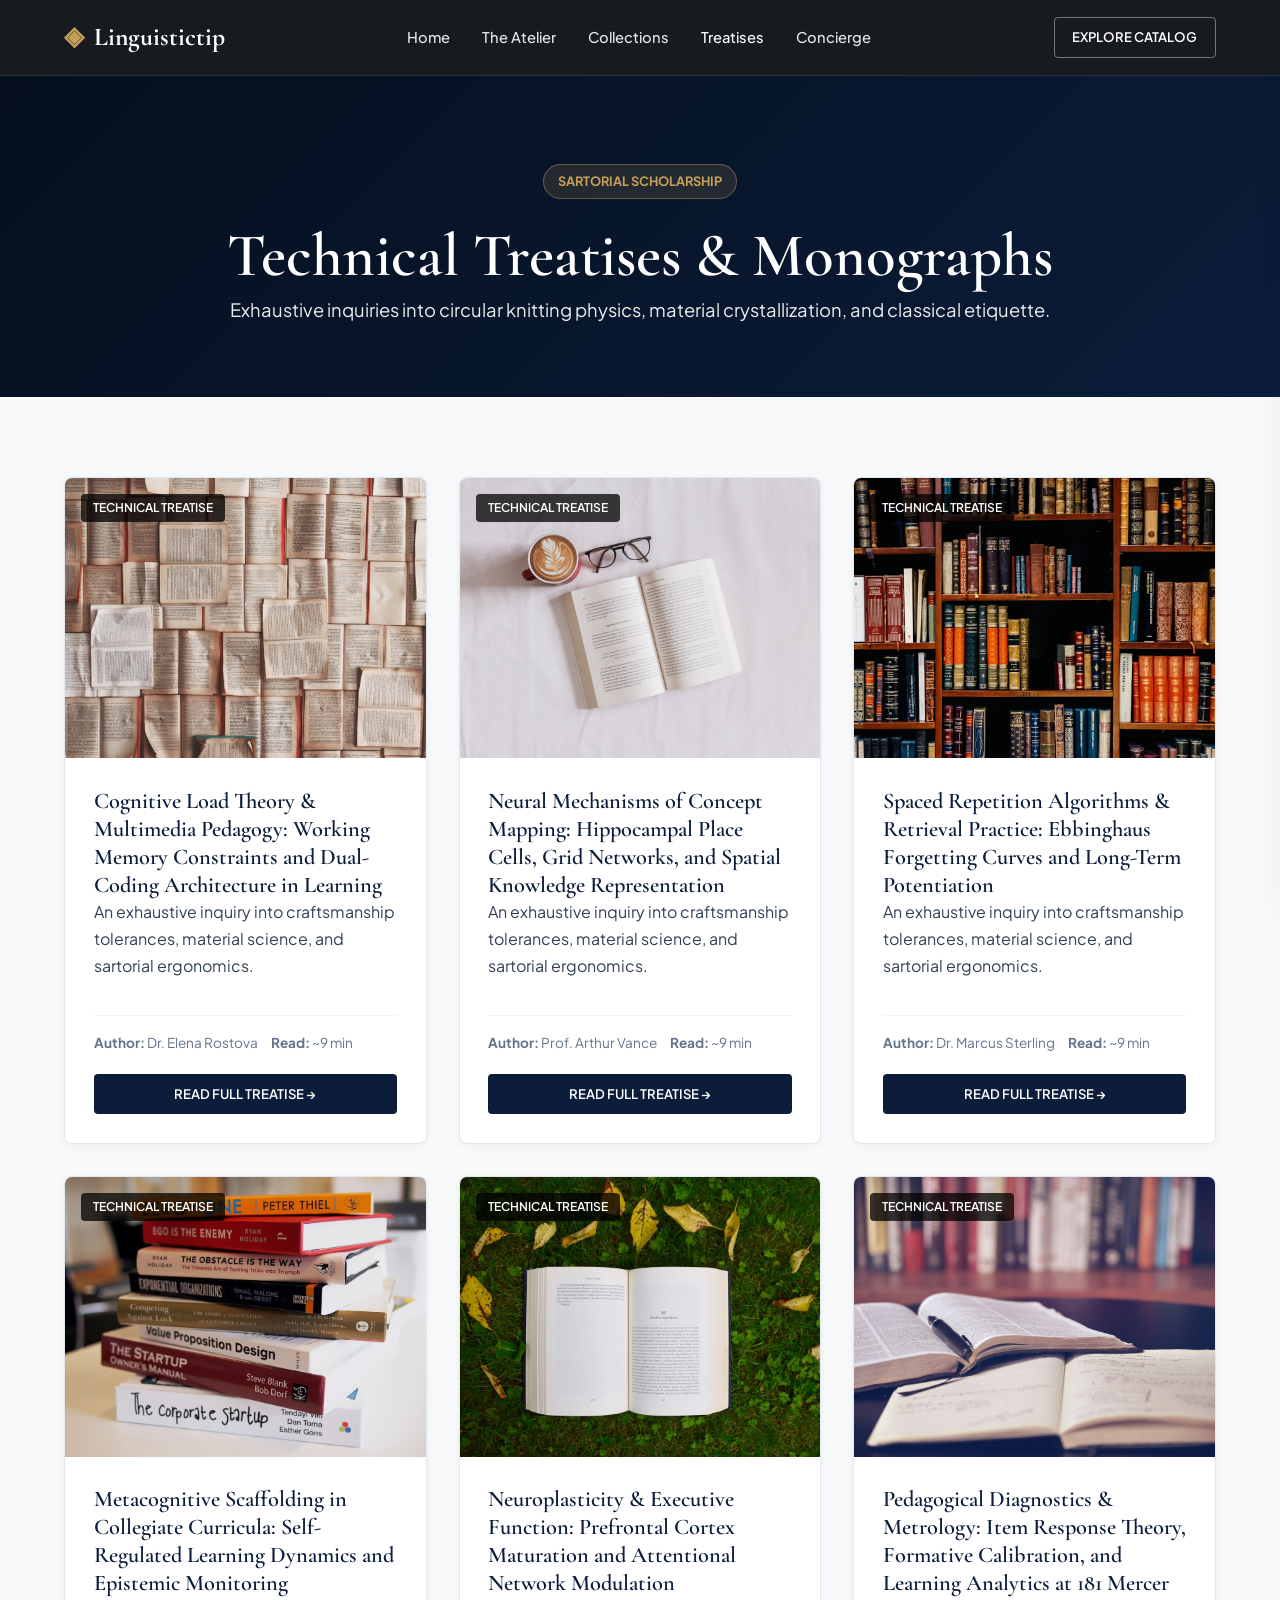
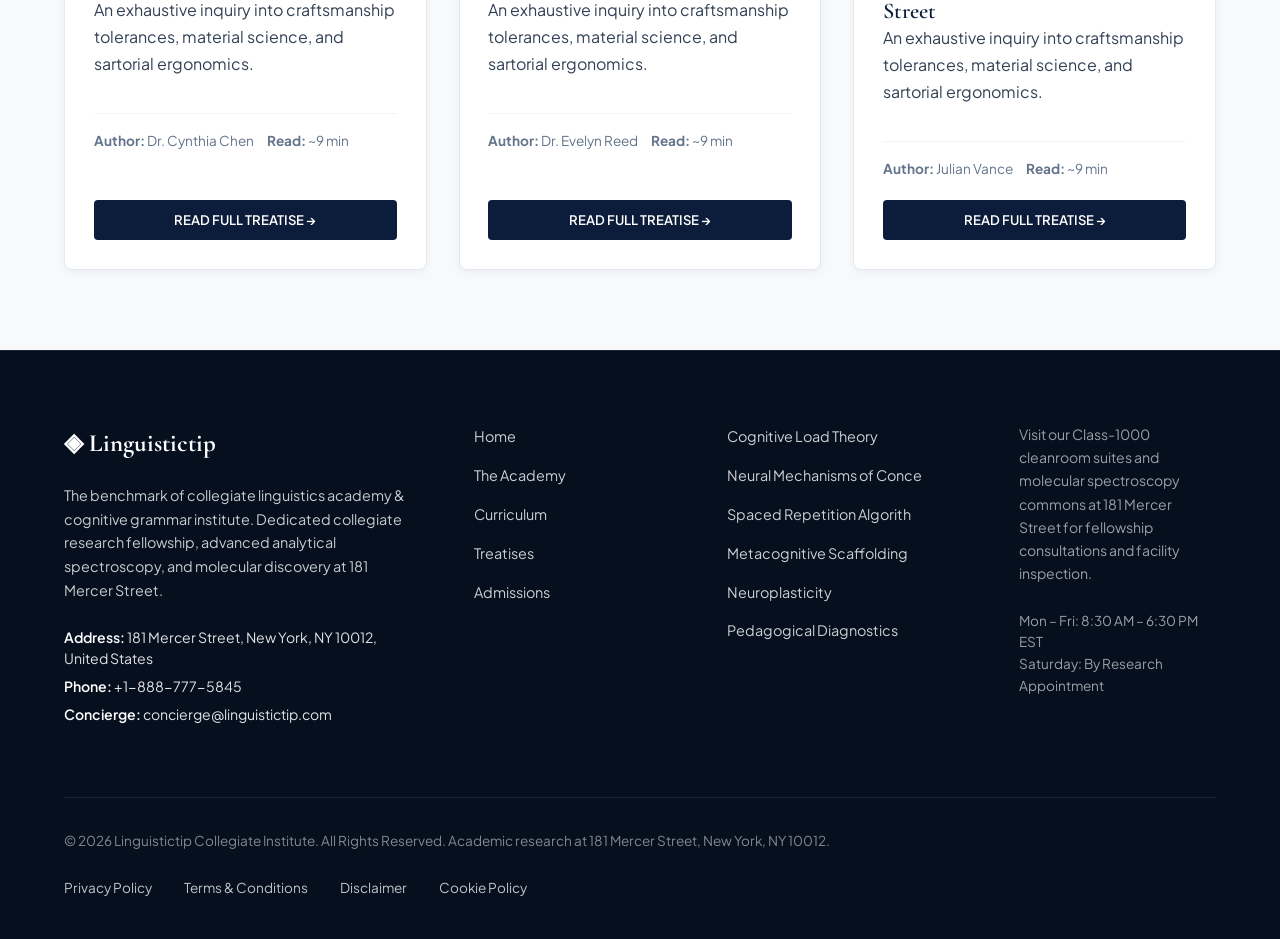
<file: blog/index.html>
<!DOCTYPE html>
<html lang="en">
<head>
  <meta charset="UTF-8">
  <meta name="viewport" content="width=device-width, initial-scale=1.0">
  <title>Sartorial Treatises & Technical Monographs — Linguistictip</title>
  <meta name="description" content="Explore the authoritative research monographs published by Linguistictip.">
  <link rel="canonical" href="https://linguistictip.com/blog.html">
  <link rel="preconnect" href="https://fonts.googleapis.com">
  <link rel="preconnect" href="https://fonts.gstatic.com" crossorigin>
  <link href="https://fonts.googleapis.com/css2?family=Cormorant+Garamond:ital,wght@0,400;0,600;0,700;1,400&family=Plus+Jakarta+Sans:wght@300;400;500;600;700&display=swap" rel="stylesheet">
  <link rel="stylesheet" href="/assets/css/style.css">
  <!-- Google tag (gtag.js) -->
  <script async src="https://www.googletagmanager.com/gtag/js?id=G-0LY0HY7L01"></script>
  <script>
    window.dataLayer = window.dataLayer || [];
    function gtag(){dataLayer.push(arguments);}
    gtag('js', new Date());
    gtag('config', 'G-0LY0HY7L01');
  </script>

</head>
<body>
  <!-- Mandatory Global Site Header (Exactly 1 per page) -->
  <header class="site-header">
    <div class="header-container">
      <a href="/" class="brand-logo" aria-label="Linguistictip Home">
        <span class="logo-mark">◈</span>
        <span class="logo-text">Linguistictip</span>
      </a>
      <nav class="desktop-nav" aria-label="Primary Navigation">
        <a href="/" class="nav-link">Home</a>
        <a href="/about.html" class="nav-link">The Atelier</a>
        <a href="/collection.html" class="nav-link">Collections</a>
        <a href="/blog.html" class="nav-link active">Treatises</a>
        <a href="/contact.html" class="nav-link">Concierge</a>
      </nav>
      <div class="header-actions">
        <a href="/collection.html" class="btn btn-sm btn-outline">Explore Catalog</a>
        <button id="drawer-toggle" class="mobile-toggle" aria-label="Open Navigation Menu">
          <span class="hamburger-bar"></span>
          <span class="hamburger-bar"></span>
          <span class="hamburger-bar"></span>
        </button>
      </div>
    </div>
  </header>

  <!-- Mandatory Mobile Navigation Drawer (Exactly 1 per page) -->
  <div class="mobile-drawer" id="mobile-drawer" aria-hidden="true">
    <div class="drawer-header">
      <div class="drawer-brand">Linguistictip</div>
      <button id="drawer-close" class="drawer-close-btn" aria-label="Close Navigation Menu">&times;</button>
    </div>
    <nav class="drawer-nav" aria-label="Mobile Navigation">
      <a href="/" class="drawer-link">Home</a>
      <a href="/about.html" class="drawer-link">The Atelier &amp; Craft</a>
      <a href="/collection.html" class="drawer-link">Curated Linguistics Curricula &amp; Research Seminars</a>
      <a href="/blog.html" class="drawer-link active">Sartorial Treatises</a>
      <a href="/contact.html" class="drawer-link">Private Concierge</a>
    </nav>
    <div class="drawer-footer">
      <p class="drawer-contact-title">Manhattan Atelier &amp; Suite</p>
      <p class="drawer-contact-info">181 Mercer Street, New York, NY 10012, United States</p>
      <p class="drawer-contact-info">Tel: +1-888-777-5845</p>
      <p class="drawer-contact-info">Email: concierge@linguistictip.com</p>
    </div>
  </div>
  <div id="drawer-overlay" class="drawer-overlay"></div>
  <section class="page-hero">
    <div class="container text-center">
      <span class="hero-badge">Sartorial Scholarship</span>
      <h1>Technical Treatises &amp; Monographs</h1>
      <p class="lead" style="margin: 0 auto;">Exhaustive inquiries into circular knitting physics, material crystallization, and classical etiquette.</p>
    </div>
  </section>
  <main class="section">
    <div class="container">
      <div class="grid-3">
        <div class="card">
          <div class="card-image-wrap"><img src="/assets/images/feature_annotated_page.jpg" alt="Cognitive Load Theory & Multimedia Pedagogy: Working Memory Constraints and Dual-Coding Architecture in Learning"><span class="card-tag">Technical Treatise</span></div>
          <div class="card-body">
            <h3>Cognitive Load Theory & Multimedia Pedagogy: Working Memory Constraints and Dual-Coding Architecture in Learning</h3>
            <p>An exhaustive inquiry into craftsmanship tolerances, material science, and sartorial ergonomics.</p>
            <div class="card-specs"><span><strong>Author:</strong> Dr. Elena Rostova</span><span><strong>Read:</strong> ~9 min</span></div>
            <a href="/blog/cognitive-load-theory-and-multimedia-pedagogy.html" class="btn btn-primary btn-sm" style="margin-top: auto;">Read Full Treatise &rarr;</a>
          </div>
        </div>
        <div class="card">
          <div class="card-image-wrap"><img src="/assets/images/feature_classic_tome.jpg" alt="Neural Mechanisms of Concept Mapping: Hippocampal Place Cells, Grid Networks, and Spatial Knowledge Representation"><span class="card-tag">Technical Treatise</span></div>
          <div class="card-body">
            <h3>Neural Mechanisms of Concept Mapping: Hippocampal Place Cells, Grid Networks, and Spatial Knowledge Representation</h3>
            <p>An exhaustive inquiry into craftsmanship tolerances, material science, and sartorial ergonomics.</p>
            <div class="card-specs"><span><strong>Author:</strong> Prof. Arthur Vance</span><span><strong>Read:</strong> ~9 min</span></div>
            <a href="/blog/neural-mechanisms-of-concept-mapping-and-spatial-memory.html" class="btn btn-primary btn-sm" style="margin-top: auto;">Read Full Treatise &rarr;</a>
          </div>
        </div>
        <div class="card">
          <div class="card-image-wrap"><img src="/assets/images/hero_literary_sanctuary.jpg" alt="Spaced Repetition Algorithms & Retrieval Practice: Ebbinghaus Forgetting Curves and Long-Term Potentiation"><span class="card-tag">Technical Treatise</span></div>
          <div class="card-body">
            <h3>Spaced Repetition Algorithms & Retrieval Practice: Ebbinghaus Forgetting Curves and Long-Term Potentiation</h3>
            <p>An exhaustive inquiry into craftsmanship tolerances, material science, and sartorial ergonomics.</p>
            <div class="card-specs"><span><strong>Author:</strong> Dr. Marcus Sterling</span><span><strong>Read:</strong> ~9 min</span></div>
            <a href="/blog/spaced-repetition-algorithms-and-retrieval-practice-kinetics.html" class="btn btn-primary btn-sm" style="margin-top: auto;">Read Full Treatise &rarr;</a>
          </div>
        </div>
        <div class="card">
          <div class="card-image-wrap"><img src="/assets/images/about_reading_cove.jpg" alt="Metacognitive Scaffolding in Collegiate Curricula: Self-Regulated Learning Dynamics and Epistemic Monitoring"><span class="card-tag">Technical Treatise</span></div>
          <div class="card-body">
            <h3>Metacognitive Scaffolding in Collegiate Curricula: Self-Regulated Learning Dynamics and Epistemic Monitoring</h3>
            <p>An exhaustive inquiry into craftsmanship tolerances, material science, and sartorial ergonomics.</p>
            <div class="card-specs"><span><strong>Author:</strong> Dr. Cynthia Chen</span><span><strong>Read:</strong> ~9 min</span></div>
            <a href="/blog/metacognitive-scaffolding-and-inquiry-based-curricula.html" class="btn btn-primary btn-sm" style="margin-top: auto;">Read Full Treatise &rarr;</a>
          </div>
        </div>
        <div class="card">
          <div class="card-image-wrap"><img src="/assets/images/blog_marginalia.jpg" alt="Neuroplasticity & Executive Function: Prefrontal Cortex Maturation and Attentional Network Modulation"><span class="card-tag">Technical Treatise</span></div>
          <div class="card-body">
            <h3>Neuroplasticity & Executive Function: Prefrontal Cortex Maturation and Attentional Network Modulation</h3>
            <p>An exhaustive inquiry into craftsmanship tolerances, material science, and sartorial ergonomics.</p>
            <div class="card-specs"><span><strong>Author:</strong> Dr. Evelyn Reed</span><span><strong>Read:</strong> ~9 min</span></div>
            <a href="/blog/neuroplasticity-and-executive-function-in-accelerated-learning.html" class="btn btn-primary btn-sm" style="margin-top: auto;">Read Full Treatise &rarr;</a>
          </div>
        </div>
        <div class="card">
          <div class="card-image-wrap"><img src="/assets/images/blog_active_reading.jpg" alt="Pedagogical Diagnostics & Metrology: Item Response Theory, Formative Calibration, and Learning Analytics at 181 Mercer Street"><span class="card-tag">Technical Treatise</span></div>
          <div class="card-body">
            <h3>Pedagogical Diagnostics & Metrology: Item Response Theory, Formative Calibration, and Learning Analytics at 181 Mercer Street</h3>
            <p>An exhaustive inquiry into craftsmanship tolerances, material science, and sartorial ergonomics.</p>
            <div class="card-specs"><span><strong>Author:</strong> Julian Vance</span><span><strong>Read:</strong> ~9 min</span></div>
            <a href="/blog/pedagogical-diagnostics-and-adaptive-learning-metrology.html" class="btn btn-primary btn-sm" style="margin-top: auto;">Read Full Treatise &rarr;</a>
          </div>
        </div>

      </div>
    </div>
  </main>
  <!-- Mandatory Global Site Footer (Minimalist 4-Column Horizontal Spread Layout) -->
  <footer class="site-footer">
    <div class="container">
      <div class="footer-grid">
        <div class="footer-col">
          <div class="footer-brand">◈ Linguistictip</div>
          <p class="footer-desc">
            The benchmark of collegiate linguistics academy &amp; cognitive grammar institute. Dedicated collegiate research fellowship, advanced analytical spectroscopy, and molecular discovery at 181 Mercer Street.
          </p>
          <div class="footer-contact-item"><strong>Address:</strong> 181 Mercer Street, New York, NY 10012, United States</div>
          <div class="footer-contact-item"><strong>Phone:</strong> +1-888-777-5845</div>
          <div class="footer-contact-item"><strong>Concierge:</strong> concierge@linguistictip.com</div>
        </div>
        <div class="footer-col">
          <ul class="footer-links">
            <li><a href="/">Home</a></li>
            <li><a href="/about.html">The Academy</a></li>
            <li><a href="/collection.html">Curriculum</a></li>
            <li><a href="/blog.html">Treatises</a></li>
            <li><a href="/contact.html">Admissions</a></li>
          </ul>
        </div>
        <div class="footer-col">
          <ul class="footer-links">
            <li><a href="/blog/cognitive-load-theory-and-multimedia-pedagogy.html">Cognitive Load Theory</a></li>
            <li><a href="/blog/neural-mechanisms-of-concept-mapping-and-spatial-memory.html">Neural Mechanisms of Conce</a></li>
            <li><a href="/blog/spaced-repetition-algorithms-and-retrieval-practice-kinetics.html">Spaced Repetition Algorith</a></li>
            <li><a href="/blog/metacognitive-scaffolding-and-inquiry-based-curricula.html">Metacognitive Scaffolding </a></li>
            <li><a href="/blog/neuroplasticity-and-executive-function-in-accelerated-learning.html">Neuroplasticity</a></li>
            <li><a href="/blog/pedagogical-diagnostics-and-adaptive-learning-metrology.html">Pedagogical Diagnostics</a></li>
          </ul>
        </div>
        <div class="footer-col">
          <p class="footer-salon-desc">
            Visit our Class-1000 cleanroom suites and molecular spectroscopy commons at 181 Mercer Street for fellowship consultations and facility inspection.
          </p>
          <p class="footer-hours">
            Mon &ndash; Fri: 8:30 AM &ndash; 6:30 PM<br>EST<br>Saturday: By Research Appointment
          </p>
        </div>
      </div>
      <div class="footer-bottom">
        <p>&copy; 2026 Linguistictip Collegiate Institute. All Rights Reserved. Academic research at 181 Mercer Street, New York, NY 10012.</p>
        <div class="footer-legal-links">
          <a href="/privacy-policy.html">Privacy Policy</a>
          <a href="/terms-and-conditions.html">Terms &amp; Conditions</a>
          <a href="/disclaimer.html">Disclaimer</a>
          <a href="/cookie-policy.html">Cookie Policy</a>
        </div>
      </div>
    </div>
  </footer>
  <script src="/assets/js/main.js"></script>
</body>
</html>
</file>
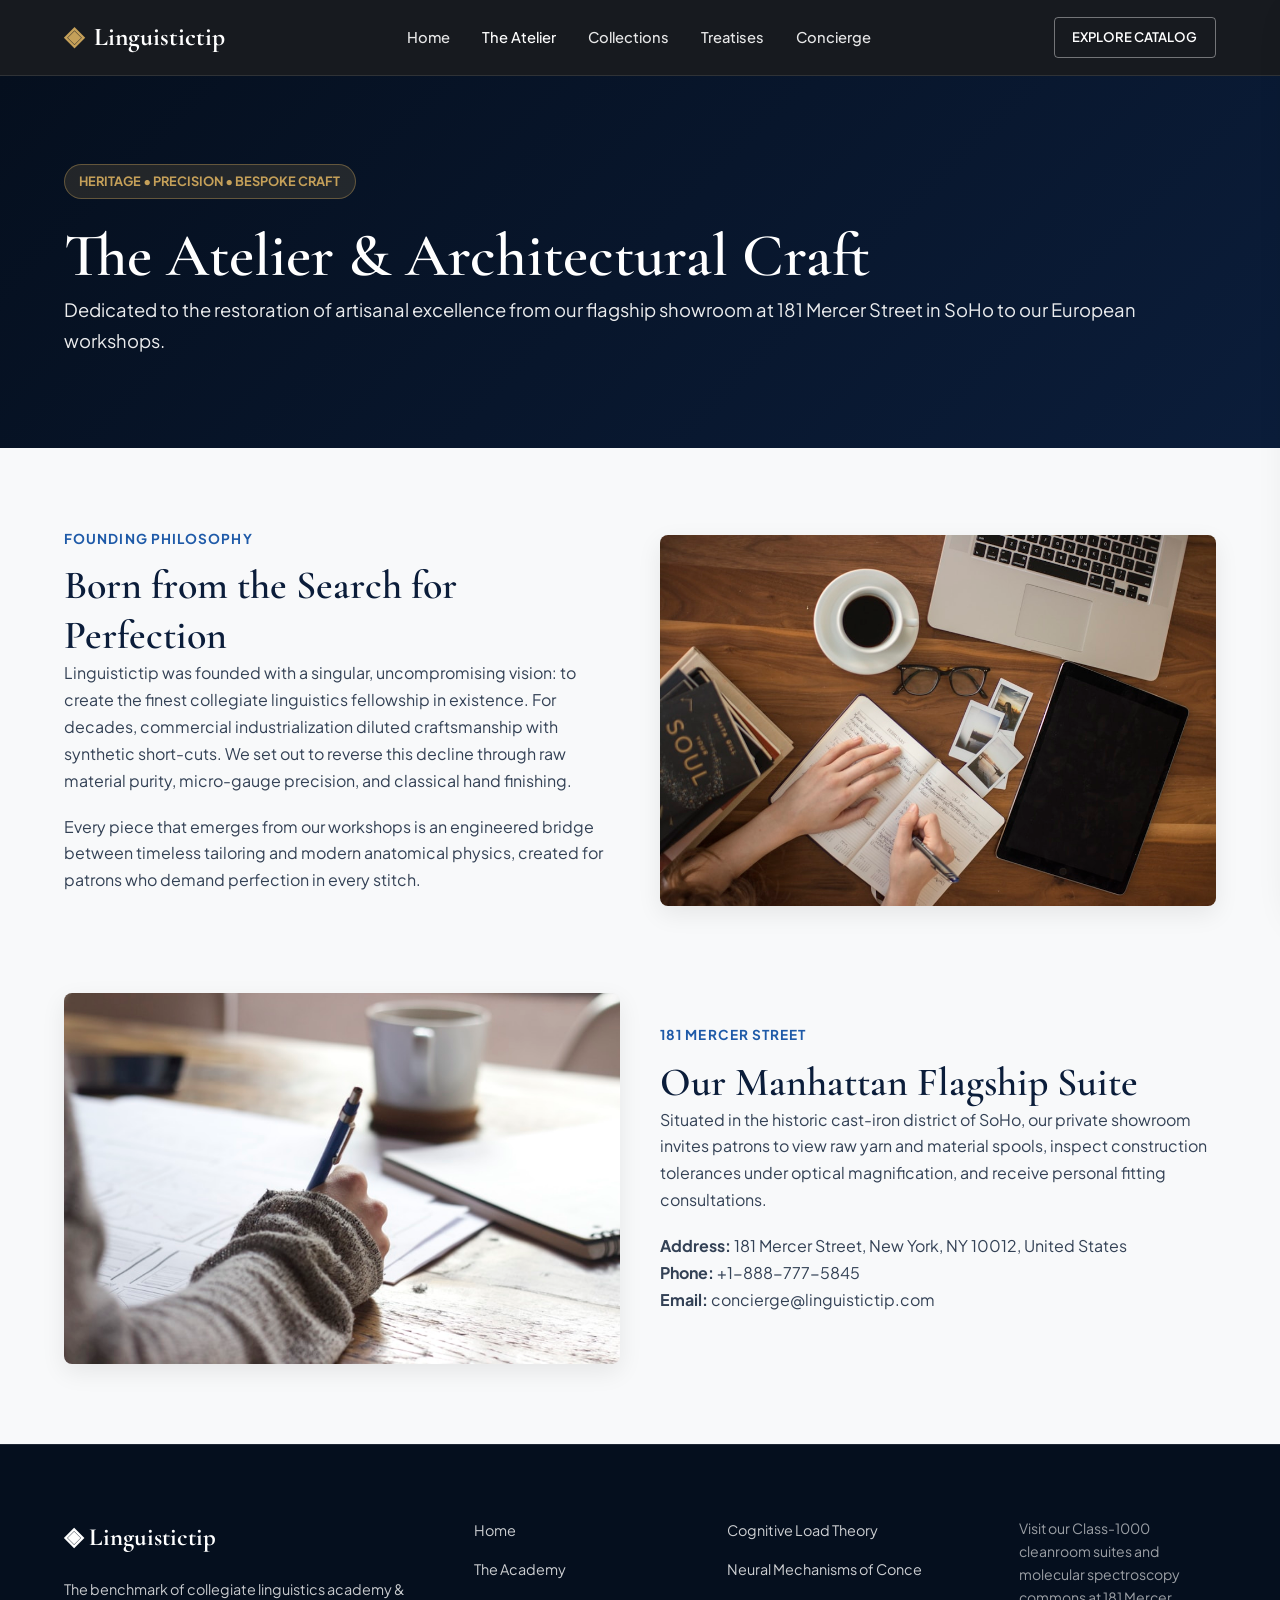
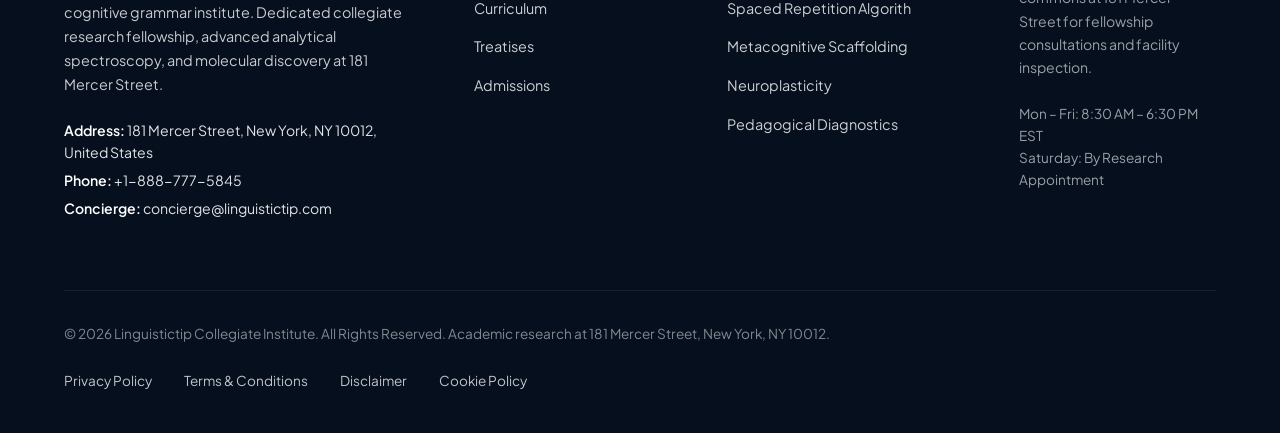
<file: about.html>
<!DOCTYPE html>
<html lang="en">
<head>
  <meta charset="UTF-8">
  <meta name="viewport" content="width=device-width, initial-scale=1.0">
  <title>The Atelier & Heritage Craft — Linguistictip</title>
  <meta name="description" content="Discover the heritage of Linguistictip at 181 Mercer Street, New York.">
  <link rel="canonical" href="https://linguistictip.com/about.html">
  <link rel="preconnect" href="https://fonts.googleapis.com">
  <link rel="preconnect" href="https://fonts.gstatic.com" crossorigin>
  <link href="https://fonts.googleapis.com/css2?family=Cormorant+Garamond:ital,wght@0,400;0,600;0,700;1,400&family=Plus+Jakarta+Sans:wght@300;400;500;600;700&display=swap" rel="stylesheet">
  <link rel="stylesheet" href="/assets/css/style.css">
  <!-- Google tag (gtag.js) -->
  <script async src="https://www.googletagmanager.com/gtag/js?id=G-0LY0HY7L01"></script>
  <script>
    window.dataLayer = window.dataLayer || [];
    function gtag(){dataLayer.push(arguments);}
    gtag('js', new Date());
    gtag('config', 'G-0LY0HY7L01');
  </script>

</head>
<body>
  <!-- Mandatory Global Site Header (Exactly 1 per page) -->
  <header class="site-header">
    <div class="header-container">
      <a href="/" class="brand-logo" aria-label="Linguistictip Home">
        <span class="logo-mark">◈</span>
        <span class="logo-text">Linguistictip</span>
      </a>
      <nav class="desktop-nav" aria-label="Primary Navigation">
        <a href="/" class="nav-link">Home</a>
        <a href="/about.html" class="nav-link active">The Atelier</a>
        <a href="/collection.html" class="nav-link">Collections</a>
        <a href="/blog.html" class="nav-link">Treatises</a>
        <a href="/contact.html" class="nav-link">Concierge</a>
      </nav>
      <div class="header-actions">
        <a href="/collection.html" class="btn btn-sm btn-outline">Explore Catalog</a>
        <button id="drawer-toggle" class="mobile-toggle" aria-label="Open Navigation Menu">
          <span class="hamburger-bar"></span>
          <span class="hamburger-bar"></span>
          <span class="hamburger-bar"></span>
        </button>
      </div>
    </div>
  </header>

  <!-- Mandatory Mobile Navigation Drawer (Exactly 1 per page) -->
  <div class="mobile-drawer" id="mobile-drawer" aria-hidden="true">
    <div class="drawer-header">
      <div class="drawer-brand">Linguistictip</div>
      <button id="drawer-close" class="drawer-close-btn" aria-label="Close Navigation Menu">&times;</button>
    </div>
    <nav class="drawer-nav" aria-label="Mobile Navigation">
      <a href="/" class="drawer-link">Home</a>
      <a href="/about.html" class="drawer-link active">The Atelier &amp; Craft</a>
      <a href="/collection.html" class="drawer-link">Curated Linguistics Curricula &amp; Research Seminars</a>
      <a href="/blog.html" class="drawer-link">Sartorial Treatises</a>
      <a href="/contact.html" class="drawer-link">Private Concierge</a>
    </nav>
    <div class="drawer-footer">
      <p class="drawer-contact-title">Manhattan Atelier &amp; Suite</p>
      <p class="drawer-contact-info">181 Mercer Street, New York, NY 10012, United States</p>
      <p class="drawer-contact-info">Tel: +1-888-777-5845</p>
      <p class="drawer-contact-info">Email: concierge@linguistictip.com</p>
    </div>
  </div>
  <div id="drawer-overlay" class="drawer-overlay"></div>
  <section class="page-hero">
    <div class="container">
      <span class="hero-badge">Heritage &bull; Precision &bull; Bespoke Craft</span>
      <h1>The Atelier &amp; Architectural Craft</h1>
      <p class="lead">Dedicated to the restoration of artisanal excellence from our flagship showroom at 181 Mercer Street in SoHo to our European workshops.</p>
    </div>
  </section>
  <main class="section">
    <div class="container">
      <div class="grid-2" style="margin-bottom: 5rem;">
        <div>
          <div class="section-subtitle">Founding Philosophy</div>
          <h2>Born from the Search for Perfection</h2>
          <p>Linguistictip was founded with a singular, uncompromising vision: to create the finest collegiate linguistics fellowship in existence. For decades, commercial industrialization diluted craftsmanship with synthetic short-cuts. We set out to reverse this decline through raw material purity, micro-gauge precision, and classical hand finishing.</p>
          <p>Every piece that emerges from our workshops is an engineered bridge between timeless tailoring and modern anatomical physics, created for patrons who demand perfection in every stitch.</p>
        </div>
        <div style="border-radius: var(--radius-md); overflow: hidden; box-shadow: var(--shadow-md);"><img src="/assets/images/blog_metacognitive.jpg" alt="Atelier craft"></div>
      </div>
      <div class="grid-2">
        <div style="border-radius: var(--radius-md); overflow: hidden; box-shadow: var(--shadow-md);"><img src="/assets/images/program_deep_focus.jpg" alt="Artisan inspection"></div>
        <div>
          <div class="section-subtitle">181 Mercer Street</div>
          <h2>Our Manhattan Flagship Suite</h2>
          <p>Situated in the historic cast-iron district of SoHo, our private showroom invites patrons to view raw yarn and material spools, inspect construction tolerances under optical magnification, and receive personal fitting consultations.</p>
          <p><strong>Address:</strong> 181 Mercer Street, New York, NY 10012, United States<br><strong>Phone:</strong> +1-888-777-5845<br><strong>Email:</strong> concierge@linguistictip.com</p>
        </div>
      </div>
    </div>
  </main>
  <!-- Mandatory Global Site Footer (Minimalist 4-Column Horizontal Spread Layout) -->
  <footer class="site-footer">
    <div class="container">
      <div class="footer-grid">
        <div class="footer-col">
          <div class="footer-brand">◈ Linguistictip</div>
          <p class="footer-desc">
            The benchmark of collegiate linguistics academy &amp; cognitive grammar institute. Dedicated collegiate research fellowship, advanced analytical spectroscopy, and molecular discovery at 181 Mercer Street.
          </p>
          <div class="footer-contact-item"><strong>Address:</strong> 181 Mercer Street, New York, NY 10012, United States</div>
          <div class="footer-contact-item"><strong>Phone:</strong> +1-888-777-5845</div>
          <div class="footer-contact-item"><strong>Concierge:</strong> concierge@linguistictip.com</div>
        </div>
        <div class="footer-col">
          <ul class="footer-links">
            <li><a href="/">Home</a></li>
            <li><a href="/about.html">The Academy</a></li>
            <li><a href="/collection.html">Curriculum</a></li>
            <li><a href="/blog.html">Treatises</a></li>
            <li><a href="/contact.html">Admissions</a></li>
          </ul>
        </div>
        <div class="footer-col">
          <ul class="footer-links">
            <li><a href="/blog/cognitive-load-theory-and-multimedia-pedagogy.html">Cognitive Load Theory</a></li>
            <li><a href="/blog/neural-mechanisms-of-concept-mapping-and-spatial-memory.html">Neural Mechanisms of Conce</a></li>
            <li><a href="/blog/spaced-repetition-algorithms-and-retrieval-practice-kinetics.html">Spaced Repetition Algorith</a></li>
            <li><a href="/blog/metacognitive-scaffolding-and-inquiry-based-curricula.html">Metacognitive Scaffolding </a></li>
            <li><a href="/blog/neuroplasticity-and-executive-function-in-accelerated-learning.html">Neuroplasticity</a></li>
            <li><a href="/blog/pedagogical-diagnostics-and-adaptive-learning-metrology.html">Pedagogical Diagnostics</a></li>
          </ul>
        </div>
        <div class="footer-col">
          <p class="footer-salon-desc">
            Visit our Class-1000 cleanroom suites and molecular spectroscopy commons at 181 Mercer Street for fellowship consultations and facility inspection.
          </p>
          <p class="footer-hours">
            Mon &ndash; Fri: 8:30 AM &ndash; 6:30 PM<br>EST<br>Saturday: By Research Appointment
          </p>
        </div>
      </div>
      <div class="footer-bottom">
        <p>&copy; 2026 Linguistictip Collegiate Institute. All Rights Reserved. Academic research at 181 Mercer Street, New York, NY 10012.</p>
        <div class="footer-legal-links">
          <a href="/privacy-policy.html">Privacy Policy</a>
          <a href="/terms-and-conditions.html">Terms &amp; Conditions</a>
          <a href="/disclaimer.html">Disclaimer</a>
          <a href="/cookie-policy.html">Cookie Policy</a>
        </div>
      </div>
    </div>
  </footer>
  <script src="/assets/js/main.js"></script>
</body>
</html>
</file>
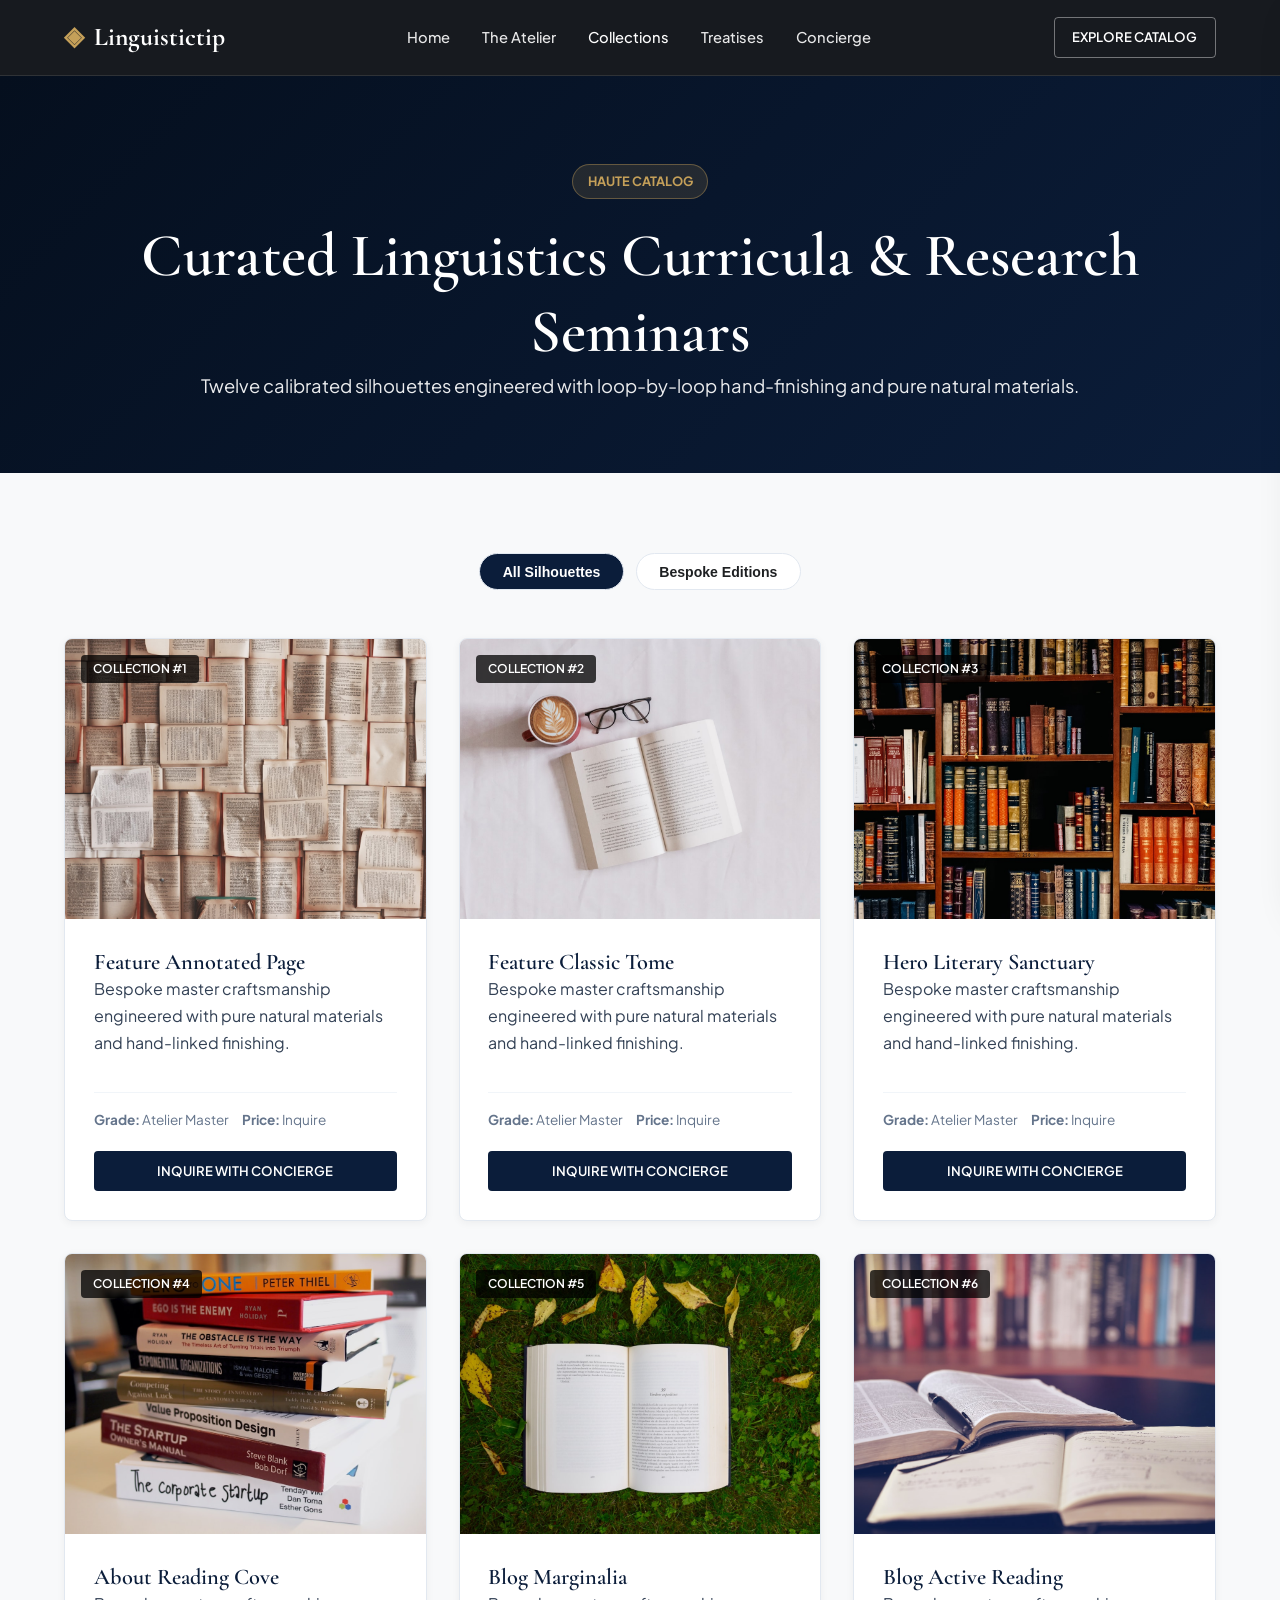
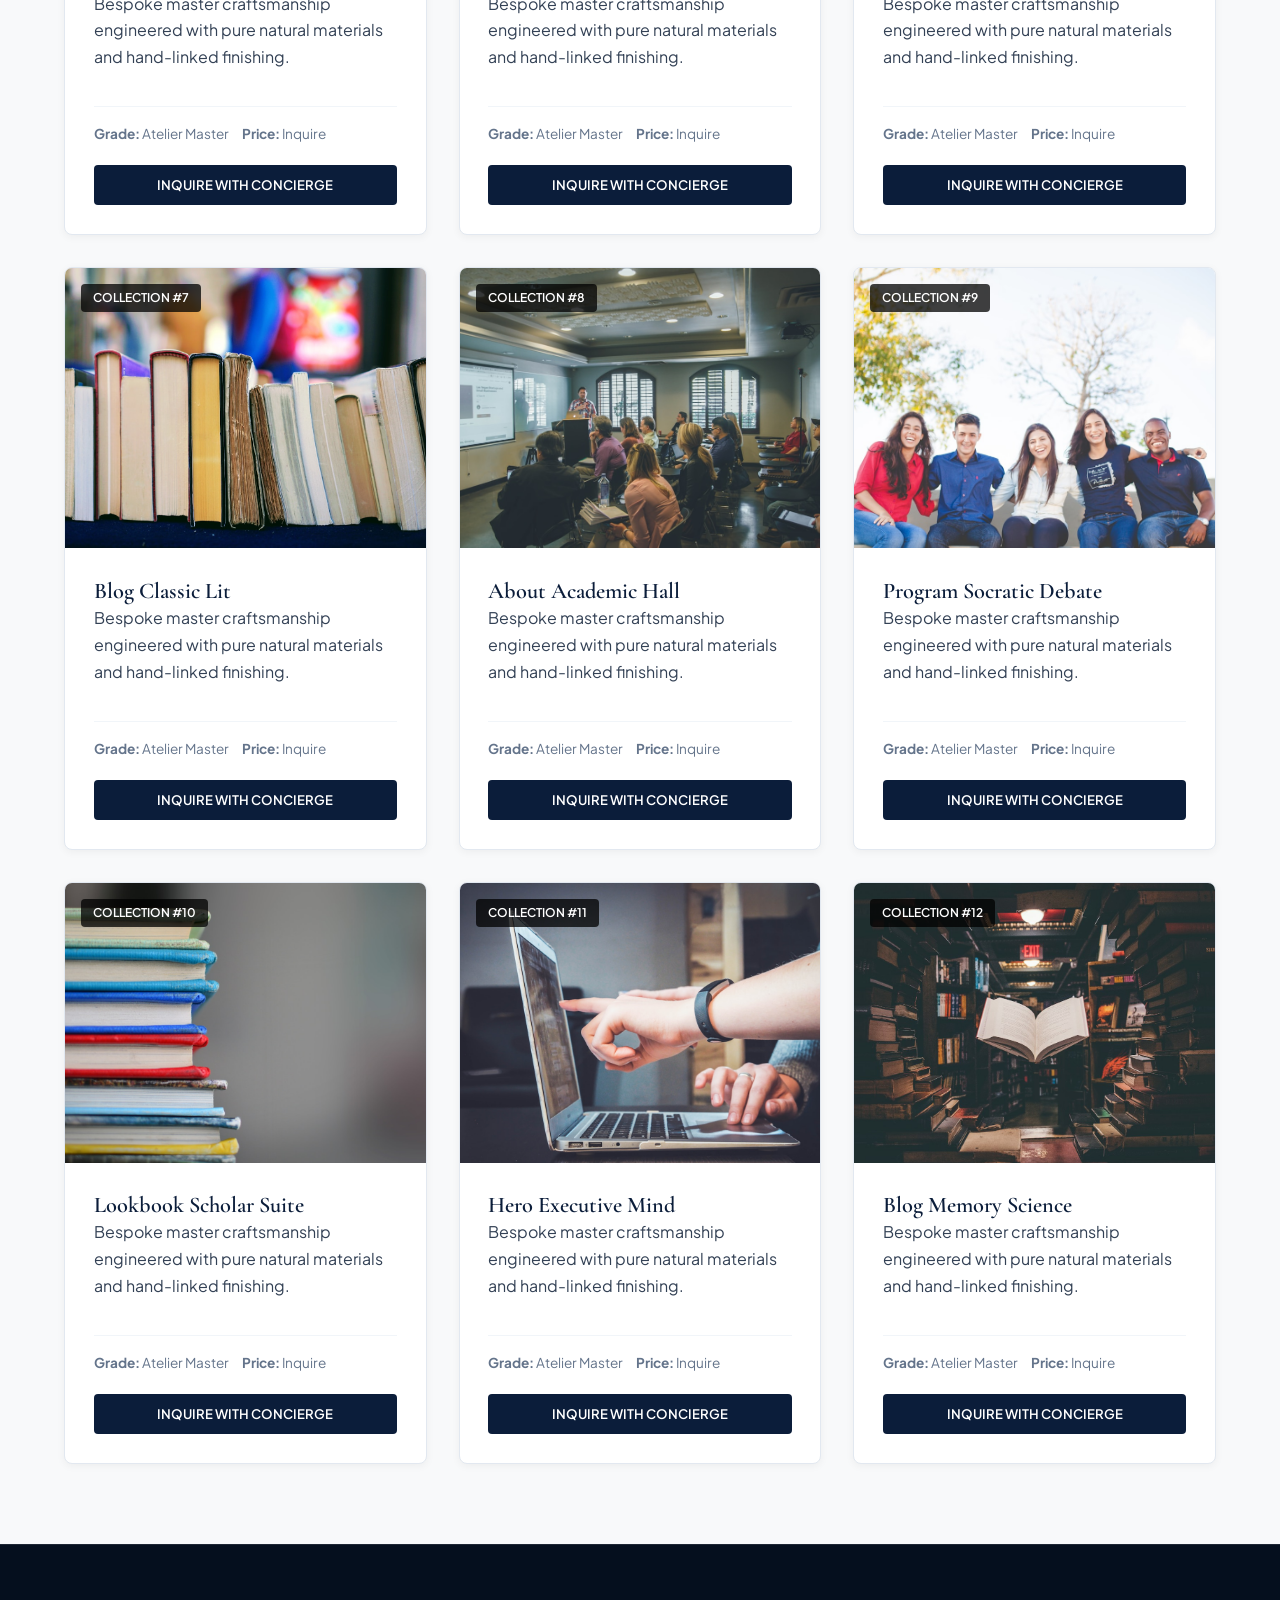
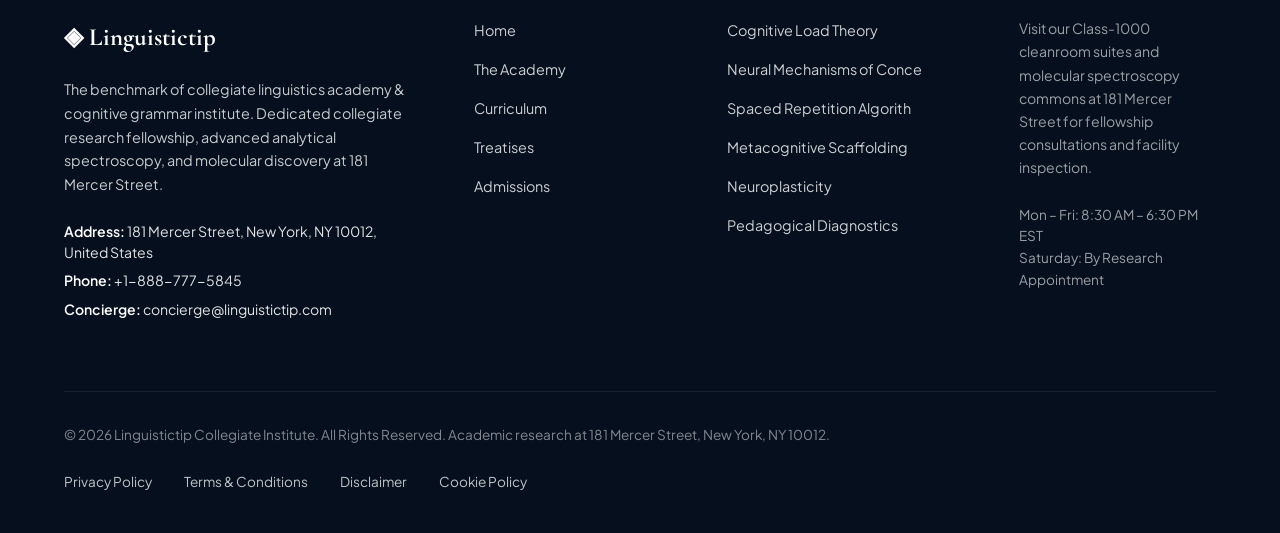
<file: collection.html>
<!DOCTYPE html>
<html lang="en">
<head>
  <meta charset="UTF-8">
  <meta name="viewport" content="width=device-width, initial-scale=1.0">
  <title>Curated Linguistics Curricula &amp; Research Seminars — Linguistictip</title>
  <meta name="description" content="Browse the complete catalogue of Linguistictip.">
  <link rel="canonical" href="https://linguistictip.com/collection.html">
  <link rel="preconnect" href="https://fonts.googleapis.com">
  <link rel="preconnect" href="https://fonts.gstatic.com" crossorigin>
  <link href="https://fonts.googleapis.com/css2?family=Cormorant+Garamond:ital,wght@0,400;0,600;0,700;1,400&family=Plus+Jakarta+Sans:wght@300;400;500;600;700&display=swap" rel="stylesheet">
  <link rel="stylesheet" href="/assets/css/style.css">
  <!-- Google tag (gtag.js) -->
  <script async src="https://www.googletagmanager.com/gtag/js?id=G-0LY0HY7L01"></script>
  <script>
    window.dataLayer = window.dataLayer || [];
    function gtag(){dataLayer.push(arguments);}
    gtag('js', new Date());
    gtag('config', 'G-0LY0HY7L01');
  </script>

</head>
<body>
  <!-- Mandatory Global Site Header (Exactly 1 per page) -->
  <header class="site-header">
    <div class="header-container">
      <a href="/" class="brand-logo" aria-label="Linguistictip Home">
        <span class="logo-mark">◈</span>
        <span class="logo-text">Linguistictip</span>
      </a>
      <nav class="desktop-nav" aria-label="Primary Navigation">
        <a href="/" class="nav-link">Home</a>
        <a href="/about.html" class="nav-link">The Atelier</a>
        <a href="/collection.html" class="nav-link active">Collections</a>
        <a href="/blog.html" class="nav-link">Treatises</a>
        <a href="/contact.html" class="nav-link">Concierge</a>
      </nav>
      <div class="header-actions">
        <a href="/collection.html" class="btn btn-sm btn-outline">Explore Catalog</a>
        <button id="drawer-toggle" class="mobile-toggle" aria-label="Open Navigation Menu">
          <span class="hamburger-bar"></span>
          <span class="hamburger-bar"></span>
          <span class="hamburger-bar"></span>
        </button>
      </div>
    </div>
  </header>

  <!-- Mandatory Mobile Navigation Drawer (Exactly 1 per page) -->
  <div class="mobile-drawer" id="mobile-drawer" aria-hidden="true">
    <div class="drawer-header">
      <div class="drawer-brand">Linguistictip</div>
      <button id="drawer-close" class="drawer-close-btn" aria-label="Close Navigation Menu">&times;</button>
    </div>
    <nav class="drawer-nav" aria-label="Mobile Navigation">
      <a href="/" class="drawer-link">Home</a>
      <a href="/about.html" class="drawer-link">The Atelier &amp; Craft</a>
      <a href="/collection.html" class="drawer-link active">Curated Linguistics Curricula &amp; Research Seminars</a>
      <a href="/blog.html" class="drawer-link">Sartorial Treatises</a>
      <a href="/contact.html" class="drawer-link">Private Concierge</a>
    </nav>
    <div class="drawer-footer">
      <p class="drawer-contact-title">Manhattan Atelier &amp; Suite</p>
      <p class="drawer-contact-info">181 Mercer Street, New York, NY 10012, United States</p>
      <p class="drawer-contact-info">Tel: +1-888-777-5845</p>
      <p class="drawer-contact-info">Email: concierge@linguistictip.com</p>
    </div>
  </div>
  <div id="drawer-overlay" class="drawer-overlay"></div>
  <section class="page-hero">
    <div class="container text-center">
      <span class="hero-badge">Haute Catalog</span>
      <h1>Curated Linguistics Curricula &amp; Research Seminars</h1>
      <p class="lead" style="margin: 0 auto;">Twelve calibrated silhouettes engineered with loop-by-loop hand-finishing and pure natural materials.</p>
    </div>
  </section>
  <main class="section">
    <div class="container">
      <div class="filter-bar">
        <button class="filter-btn active" data-filter="all">All Silhouettes</button>
        <button class="filter-btn" data-filter="bespoke">Bespoke Editions</button>
      </div>
      <div class="grid-3" id="products-grid">
        <div class="card product-item" data-category="all bespoke">
          <div class="card-image-wrap"><img src="/assets/images/feature_annotated_page.jpg" alt="Feature Annotated Page"><span class="card-tag">Collection #1</span></div>
          <div class="card-body">
            <h3>Feature Annotated Page</h3>
            <p>Bespoke master craftsmanship engineered with pure natural materials and hand-linked finishing.</p>
            <div class="card-specs"><span><strong>Grade:</strong> Atelier Master</span><span><strong>Price:</strong> Inquire</span></div>
            <a href="/contact.html" class="btn btn-primary btn-sm">Inquire with Concierge</a>
          </div>
        </div>
        <div class="card product-item" data-category="all bespoke">
          <div class="card-image-wrap"><img src="/assets/images/feature_classic_tome.jpg" alt="Feature Classic Tome"><span class="card-tag">Collection #2</span></div>
          <div class="card-body">
            <h3>Feature Classic Tome</h3>
            <p>Bespoke master craftsmanship engineered with pure natural materials and hand-linked finishing.</p>
            <div class="card-specs"><span><strong>Grade:</strong> Atelier Master</span><span><strong>Price:</strong> Inquire</span></div>
            <a href="/contact.html" class="btn btn-primary btn-sm">Inquire with Concierge</a>
          </div>
        </div>
        <div class="card product-item" data-category="all bespoke">
          <div class="card-image-wrap"><img src="/assets/images/hero_literary_sanctuary.jpg" alt="Hero Literary Sanctuary"><span class="card-tag">Collection #3</span></div>
          <div class="card-body">
            <h3>Hero Literary Sanctuary</h3>
            <p>Bespoke master craftsmanship engineered with pure natural materials and hand-linked finishing.</p>
            <div class="card-specs"><span><strong>Grade:</strong> Atelier Master</span><span><strong>Price:</strong> Inquire</span></div>
            <a href="/contact.html" class="btn btn-primary btn-sm">Inquire with Concierge</a>
          </div>
        </div>
        <div class="card product-item" data-category="all bespoke">
          <div class="card-image-wrap"><img src="/assets/images/about_reading_cove.jpg" alt="About Reading Cove"><span class="card-tag">Collection #4</span></div>
          <div class="card-body">
            <h3>About Reading Cove</h3>
            <p>Bespoke master craftsmanship engineered with pure natural materials and hand-linked finishing.</p>
            <div class="card-specs"><span><strong>Grade:</strong> Atelier Master</span><span><strong>Price:</strong> Inquire</span></div>
            <a href="/contact.html" class="btn btn-primary btn-sm">Inquire with Concierge</a>
          </div>
        </div>
        <div class="card product-item" data-category="all bespoke">
          <div class="card-image-wrap"><img src="/assets/images/blog_marginalia.jpg" alt="Blog Marginalia"><span class="card-tag">Collection #5</span></div>
          <div class="card-body">
            <h3>Blog Marginalia</h3>
            <p>Bespoke master craftsmanship engineered with pure natural materials and hand-linked finishing.</p>
            <div class="card-specs"><span><strong>Grade:</strong> Atelier Master</span><span><strong>Price:</strong> Inquire</span></div>
            <a href="/contact.html" class="btn btn-primary btn-sm">Inquire with Concierge</a>
          </div>
        </div>
        <div class="card product-item" data-category="all bespoke">
          <div class="card-image-wrap"><img src="/assets/images/blog_active_reading.jpg" alt="Blog Active Reading"><span class="card-tag">Collection #6</span></div>
          <div class="card-body">
            <h3>Blog Active Reading</h3>
            <p>Bespoke master craftsmanship engineered with pure natural materials and hand-linked finishing.</p>
            <div class="card-specs"><span><strong>Grade:</strong> Atelier Master</span><span><strong>Price:</strong> Inquire</span></div>
            <a href="/contact.html" class="btn btn-primary btn-sm">Inquire with Concierge</a>
          </div>
        </div>
        <div class="card product-item" data-category="all bespoke">
          <div class="card-image-wrap"><img src="/assets/images/blog_classic_lit.jpg" alt="Blog Classic Lit"><span class="card-tag">Collection #7</span></div>
          <div class="card-body">
            <h3>Blog Classic Lit</h3>
            <p>Bespoke master craftsmanship engineered with pure natural materials and hand-linked finishing.</p>
            <div class="card-specs"><span><strong>Grade:</strong> Atelier Master</span><span><strong>Price:</strong> Inquire</span></div>
            <a href="/contact.html" class="btn btn-primary btn-sm">Inquire with Concierge</a>
          </div>
        </div>
        <div class="card product-item" data-category="all bespoke">
          <div class="card-image-wrap"><img src="/assets/images/about_academic_hall.jpg" alt="About Academic Hall"><span class="card-tag">Collection #8</span></div>
          <div class="card-body">
            <h3>About Academic Hall</h3>
            <p>Bespoke master craftsmanship engineered with pure natural materials and hand-linked finishing.</p>
            <div class="card-specs"><span><strong>Grade:</strong> Atelier Master</span><span><strong>Price:</strong> Inquire</span></div>
            <a href="/contact.html" class="btn btn-primary btn-sm">Inquire with Concierge</a>
          </div>
        </div>
        <div class="card product-item" data-category="all bespoke">
          <div class="card-image-wrap"><img src="/assets/images/program_socratic_debate.jpg" alt="Program Socratic Debate"><span class="card-tag">Collection #9</span></div>
          <div class="card-body">
            <h3>Program Socratic Debate</h3>
            <p>Bespoke master craftsmanship engineered with pure natural materials and hand-linked finishing.</p>
            <div class="card-specs"><span><strong>Grade:</strong> Atelier Master</span><span><strong>Price:</strong> Inquire</span></div>
            <a href="/contact.html" class="btn btn-primary btn-sm">Inquire with Concierge</a>
          </div>
        </div>
        <div class="card product-item" data-category="all bespoke">
          <div class="card-image-wrap"><img src="/assets/images/lookbook_scholar_suite.jpg" alt="Lookbook Scholar Suite"><span class="card-tag">Collection #10</span></div>
          <div class="card-body">
            <h3>Lookbook Scholar Suite</h3>
            <p>Bespoke master craftsmanship engineered with pure natural materials and hand-linked finishing.</p>
            <div class="card-specs"><span><strong>Grade:</strong> Atelier Master</span><span><strong>Price:</strong> Inquire</span></div>
            <a href="/contact.html" class="btn btn-primary btn-sm">Inquire with Concierge</a>
          </div>
        </div>
        <div class="card product-item" data-category="all bespoke">
          <div class="card-image-wrap"><img src="/assets/images/hero_executive_mind.jpg" alt="Hero Executive Mind"><span class="card-tag">Collection #11</span></div>
          <div class="card-body">
            <h3>Hero Executive Mind</h3>
            <p>Bespoke master craftsmanship engineered with pure natural materials and hand-linked finishing.</p>
            <div class="card-specs"><span><strong>Grade:</strong> Atelier Master</span><span><strong>Price:</strong> Inquire</span></div>
            <a href="/contact.html" class="btn btn-primary btn-sm">Inquire with Concierge</a>
          </div>
        </div>
        <div class="card product-item" data-category="all bespoke">
          <div class="card-image-wrap"><img src="/assets/images/blog_memory_science.jpg" alt="Blog Memory Science"><span class="card-tag">Collection #12</span></div>
          <div class="card-body">
            <h3>Blog Memory Science</h3>
            <p>Bespoke master craftsmanship engineered with pure natural materials and hand-linked finishing.</p>
            <div class="card-specs"><span><strong>Grade:</strong> Atelier Master</span><span><strong>Price:</strong> Inquire</span></div>
            <a href="/contact.html" class="btn btn-primary btn-sm">Inquire with Concierge</a>
          </div>
        </div>

      </div>
    </div>
  </main>
  <!-- Mandatory Global Site Footer (Minimalist 4-Column Horizontal Spread Layout) -->
  <footer class="site-footer">
    <div class="container">
      <div class="footer-grid">
        <div class="footer-col">
          <div class="footer-brand">◈ Linguistictip</div>
          <p class="footer-desc">
            The benchmark of collegiate linguistics academy &amp; cognitive grammar institute. Dedicated collegiate research fellowship, advanced analytical spectroscopy, and molecular discovery at 181 Mercer Street.
          </p>
          <div class="footer-contact-item"><strong>Address:</strong> 181 Mercer Street, New York, NY 10012, United States</div>
          <div class="footer-contact-item"><strong>Phone:</strong> +1-888-777-5845</div>
          <div class="footer-contact-item"><strong>Concierge:</strong> concierge@linguistictip.com</div>
        </div>
        <div class="footer-col">
          <ul class="footer-links">
            <li><a href="/">Home</a></li>
            <li><a href="/about.html">The Academy</a></li>
            <li><a href="/collection.html">Curriculum</a></li>
            <li><a href="/blog.html">Treatises</a></li>
            <li><a href="/contact.html">Admissions</a></li>
          </ul>
        </div>
        <div class="footer-col">
          <ul class="footer-links">
            <li><a href="/blog/cognitive-load-theory-and-multimedia-pedagogy.html">Cognitive Load Theory</a></li>
            <li><a href="/blog/neural-mechanisms-of-concept-mapping-and-spatial-memory.html">Neural Mechanisms of Conce</a></li>
            <li><a href="/blog/spaced-repetition-algorithms-and-retrieval-practice-kinetics.html">Spaced Repetition Algorith</a></li>
            <li><a href="/blog/metacognitive-scaffolding-and-inquiry-based-curricula.html">Metacognitive Scaffolding </a></li>
            <li><a href="/blog/neuroplasticity-and-executive-function-in-accelerated-learning.html">Neuroplasticity</a></li>
            <li><a href="/blog/pedagogical-diagnostics-and-adaptive-learning-metrology.html">Pedagogical Diagnostics</a></li>
          </ul>
        </div>
        <div class="footer-col">
          <p class="footer-salon-desc">
            Visit our Class-1000 cleanroom suites and molecular spectroscopy commons at 181 Mercer Street for fellowship consultations and facility inspection.
          </p>
          <p class="footer-hours">
            Mon &ndash; Fri: 8:30 AM &ndash; 6:30 PM<br>EST<br>Saturday: By Research Appointment
          </p>
        </div>
      </div>
      <div class="footer-bottom">
        <p>&copy; 2026 Linguistictip Collegiate Institute. All Rights Reserved. Academic research at 181 Mercer Street, New York, NY 10012.</p>
        <div class="footer-legal-links">
          <a href="/privacy-policy.html">Privacy Policy</a>
          <a href="/terms-and-conditions.html">Terms &amp; Conditions</a>
          <a href="/disclaimer.html">Disclaimer</a>
          <a href="/cookie-policy.html">Cookie Policy</a>
        </div>
      </div>
    </div>
  </footer>
  <script src="/assets/js/main.js"></script>
</body>
</html>
</file>
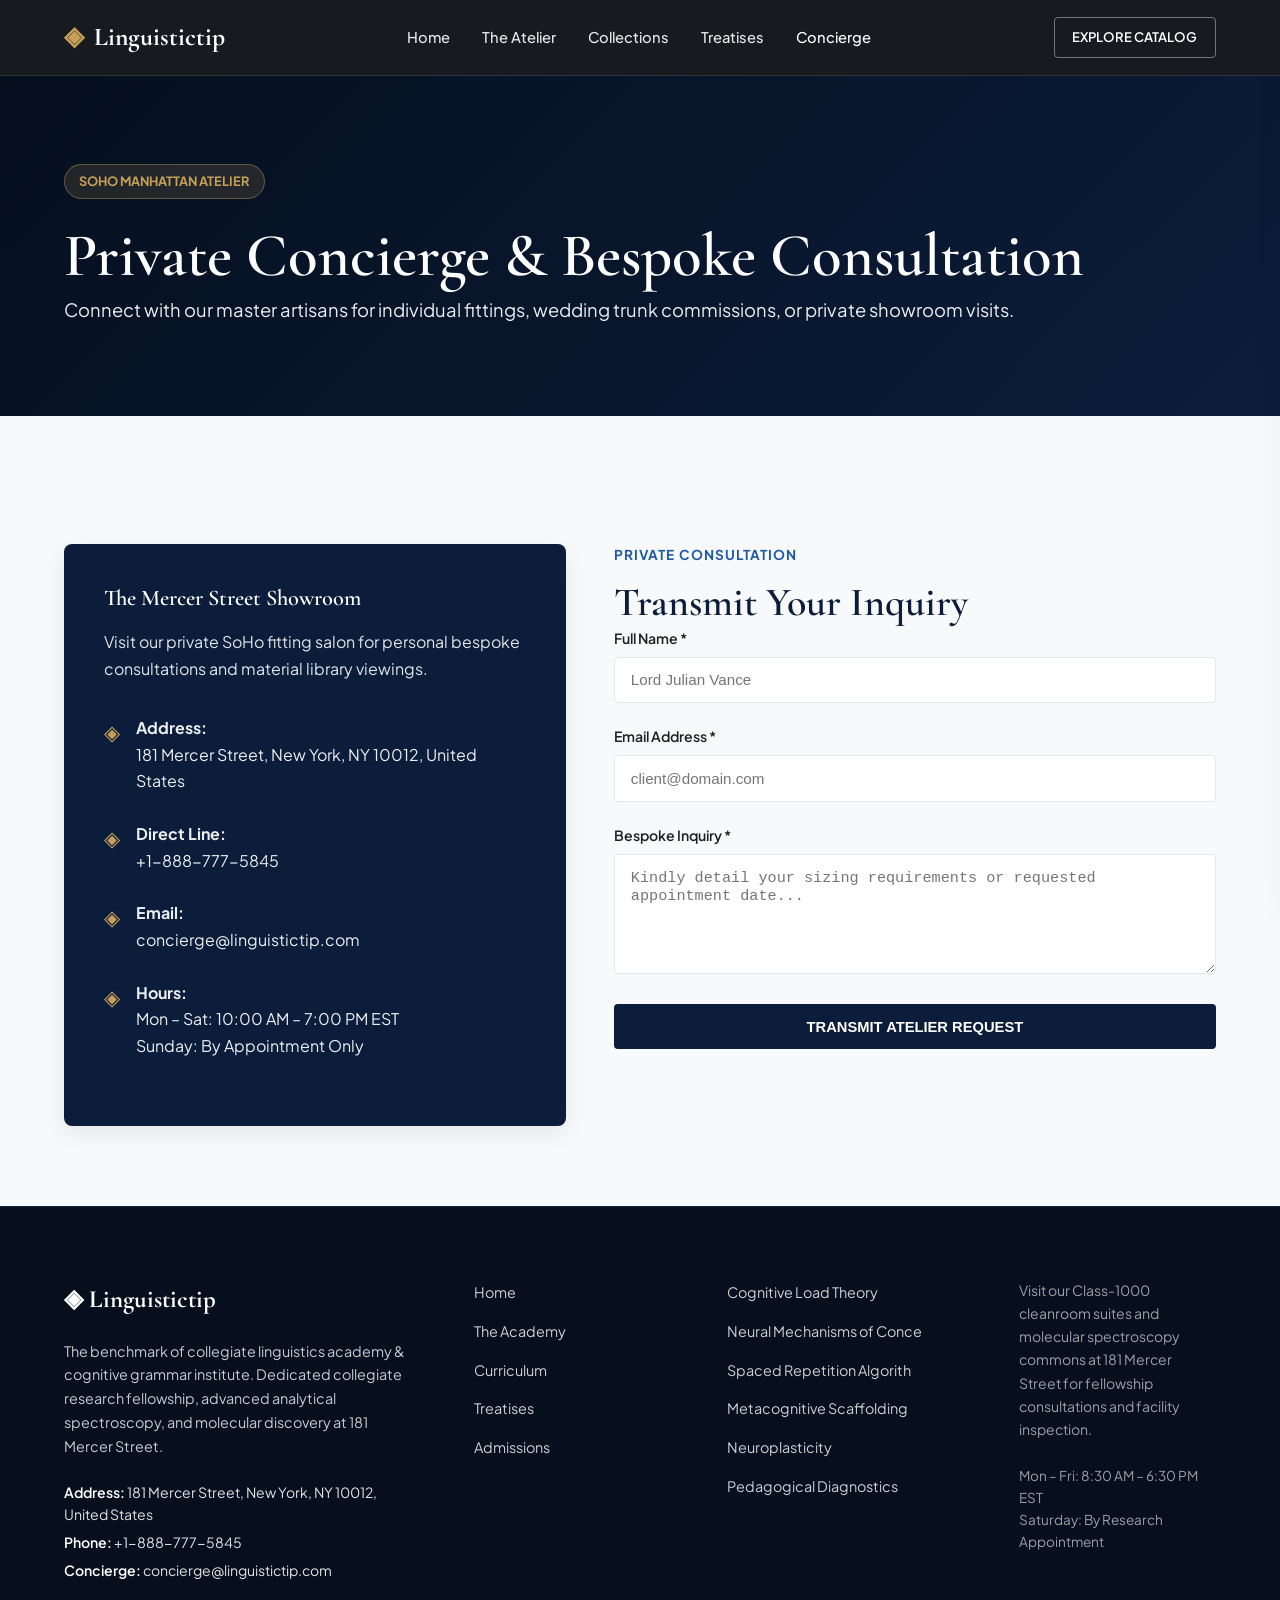
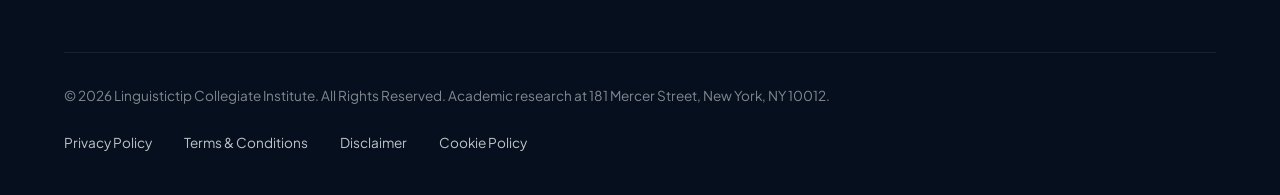
<file: contact.html>
<!DOCTYPE html>
<html lang="en">
<head>
  <meta charset="UTF-8">
  <meta name="viewport" content="width=device-width, initial-scale=1.0">
  <title>Private Concierge & Showroom Appointments — Linguistictip</title>
  <meta name="description" content="Contact Linguistictip at 181 Mercer Street, New York, NY 10012 or call +1-888-777-5845.">
  <link rel="canonical" href="https://linguistictip.com/contact.html">
  <link rel="preconnect" href="https://fonts.googleapis.com">
  <link rel="preconnect" href="https://fonts.gstatic.com" crossorigin>
  <link href="https://fonts.googleapis.com/css2?family=Cormorant+Garamond:ital,wght@0,400;0,600;0,700;1,400&family=Plus+Jakarta+Sans:wght@300;400;500;600;700&display=swap" rel="stylesheet">
  <link rel="stylesheet" href="/assets/css/style.css">
  <!-- Google tag (gtag.js) -->
  <script async src="https://www.googletagmanager.com/gtag/js?id=G-0LY0HY7L01"></script>
  <script>
    window.dataLayer = window.dataLayer || [];
    function gtag(){dataLayer.push(arguments);}
    gtag('js', new Date());
    gtag('config', 'G-0LY0HY7L01');
  </script>

</head>
<body>
  <!-- Mandatory Global Site Header (Exactly 1 per page) -->
  <header class="site-header">
    <div class="header-container">
      <a href="/" class="brand-logo" aria-label="Linguistictip Home">
        <span class="logo-mark">◈</span>
        <span class="logo-text">Linguistictip</span>
      </a>
      <nav class="desktop-nav" aria-label="Primary Navigation">
        <a href="/" class="nav-link">Home</a>
        <a href="/about.html" class="nav-link">The Atelier</a>
        <a href="/collection.html" class="nav-link">Collections</a>
        <a href="/blog.html" class="nav-link">Treatises</a>
        <a href="/contact.html" class="nav-link active">Concierge</a>
      </nav>
      <div class="header-actions">
        <a href="/collection.html" class="btn btn-sm btn-outline">Explore Catalog</a>
        <button id="drawer-toggle" class="mobile-toggle" aria-label="Open Navigation Menu">
          <span class="hamburger-bar"></span>
          <span class="hamburger-bar"></span>
          <span class="hamburger-bar"></span>
        </button>
      </div>
    </div>
  </header>

  <!-- Mandatory Mobile Navigation Drawer (Exactly 1 per page) -->
  <div class="mobile-drawer" id="mobile-drawer" aria-hidden="true">
    <div class="drawer-header">
      <div class="drawer-brand">Linguistictip</div>
      <button id="drawer-close" class="drawer-close-btn" aria-label="Close Navigation Menu">&times;</button>
    </div>
    <nav class="drawer-nav" aria-label="Mobile Navigation">
      <a href="/" class="drawer-link">Home</a>
      <a href="/about.html" class="drawer-link">The Atelier &amp; Craft</a>
      <a href="/collection.html" class="drawer-link">Curated Linguistics Curricula &amp; Research Seminars</a>
      <a href="/blog.html" class="drawer-link">Sartorial Treatises</a>
      <a href="/contact.html" class="drawer-link active">Private Concierge</a>
    </nav>
    <div class="drawer-footer">
      <p class="drawer-contact-title">Manhattan Atelier &amp; Suite</p>
      <p class="drawer-contact-info">181 Mercer Street, New York, NY 10012, United States</p>
      <p class="drawer-contact-info">Tel: +1-888-777-5845</p>
      <p class="drawer-contact-info">Email: concierge@linguistictip.com</p>
    </div>
  </div>
  <div id="drawer-overlay" class="drawer-overlay"></div>
  <section class="page-hero">
    <div class="container">
      <span class="hero-badge">SoHo Manhattan Atelier</span>
      <h1>Private Concierge &amp; Bespoke Consultation</h1>
      <p class="lead">Connect with our master artisans for individual fittings, wedding trunk commissions, or private showroom visits.</p>
    </div>
  </section>
  <main class="section">
    <div class="container">
      <div class="contact-grid">
        <div class="contact-info-card">
          <h3>The Mercer Street Showroom</h3>
          <p style="color: rgba(255,255,255,0.88) !important; line-height: 1.7; margin-bottom: 2rem;">Visit our private SoHo fitting salon for personal bespoke consultations and material library viewings.</p>
          <div class="contact-detail-row"><span class="contact-icon">◈</span><div><strong>Address:</strong><br>181 Mercer Street, New York, NY 10012, United States</div></div>
          <div class="contact-detail-row"><span class="contact-icon">◈</span><div><strong>Direct Line:</strong><br>+1-888-777-5845</div></div>
          <div class="contact-detail-row"><span class="contact-icon">◈</span><div><strong>Email:</strong><br>concierge@linguistictip.com</div></div>
          <div class="contact-detail-row"><span class="contact-icon">◈</span><div><strong>Hours:</strong><br>Mon – Sat: 10:00 AM – 7:00 PM EST<br>Sunday: By Appointment Only</div></div>
        </div>
        <div>
          <div class="section-subtitle">Private Consultation</div>
          <h2>Transmit Your Inquiry</h2>
          <form id="concierge-form">
            <div class="form-group"><label for="client-name" class="form-label">Full Name *</label><input type="text" id="client-name" class="form-control" placeholder="Lord Julian Vance" required></div>
            <div class="form-group"><label for="client-email" class="form-label">Email Address *</label><input type="email" id="client-email" class="form-control" placeholder="client@domain.com" required></div>
            <div class="form-group"><label for="client-message" class="form-label">Bespoke Inquiry *</label><textarea id="client-message" class="form-control" placeholder="Kindly detail your sizing requirements or requested appointment date..." required></textarea></div>
            <button type="submit" class="btn btn-primary" style="width: 100%;">Transmit Atelier Request</button>
            <div id="form-feedback" class="form-feedback"></div>
          </form>
        </div>
      </div>
    </div>
  </main>
  <!-- Mandatory Global Site Footer (Minimalist 4-Column Horizontal Spread Layout) -->
  <footer class="site-footer">
    <div class="container">
      <div class="footer-grid">
        <div class="footer-col">
          <div class="footer-brand">◈ Linguistictip</div>
          <p class="footer-desc">
            The benchmark of collegiate linguistics academy &amp; cognitive grammar institute. Dedicated collegiate research fellowship, advanced analytical spectroscopy, and molecular discovery at 181 Mercer Street.
          </p>
          <div class="footer-contact-item"><strong>Address:</strong> 181 Mercer Street, New York, NY 10012, United States</div>
          <div class="footer-contact-item"><strong>Phone:</strong> +1-888-777-5845</div>
          <div class="footer-contact-item"><strong>Concierge:</strong> concierge@linguistictip.com</div>
        </div>
        <div class="footer-col">
          <ul class="footer-links">
            <li><a href="/">Home</a></li>
            <li><a href="/about.html">The Academy</a></li>
            <li><a href="/collection.html">Curriculum</a></li>
            <li><a href="/blog.html">Treatises</a></li>
            <li><a href="/contact.html">Admissions</a></li>
          </ul>
        </div>
        <div class="footer-col">
          <ul class="footer-links">
            <li><a href="/blog/cognitive-load-theory-and-multimedia-pedagogy.html">Cognitive Load Theory</a></li>
            <li><a href="/blog/neural-mechanisms-of-concept-mapping-and-spatial-memory.html">Neural Mechanisms of Conce</a></li>
            <li><a href="/blog/spaced-repetition-algorithms-and-retrieval-practice-kinetics.html">Spaced Repetition Algorith</a></li>
            <li><a href="/blog/metacognitive-scaffolding-and-inquiry-based-curricula.html">Metacognitive Scaffolding </a></li>
            <li><a href="/blog/neuroplasticity-and-executive-function-in-accelerated-learning.html">Neuroplasticity</a></li>
            <li><a href="/blog/pedagogical-diagnostics-and-adaptive-learning-metrology.html">Pedagogical Diagnostics</a></li>
          </ul>
        </div>
        <div class="footer-col">
          <p class="footer-salon-desc">
            Visit our Class-1000 cleanroom suites and molecular spectroscopy commons at 181 Mercer Street for fellowship consultations and facility inspection.
          </p>
          <p class="footer-hours">
            Mon &ndash; Fri: 8:30 AM &ndash; 6:30 PM<br>EST<br>Saturday: By Research Appointment
          </p>
        </div>
      </div>
      <div class="footer-bottom">
        <p>&copy; 2026 Linguistictip Collegiate Institute. All Rights Reserved. Academic research at 181 Mercer Street, New York, NY 10012.</p>
        <div class="footer-legal-links">
          <a href="/privacy-policy.html">Privacy Policy</a>
          <a href="/terms-and-conditions.html">Terms &amp; Conditions</a>
          <a href="/disclaimer.html">Disclaimer</a>
          <a href="/cookie-policy.html">Cookie Policy</a>
        </div>
      </div>
    </div>
  </footer>
  <script src="/assets/js/main.js"></script>
</body>
</html>
</file>
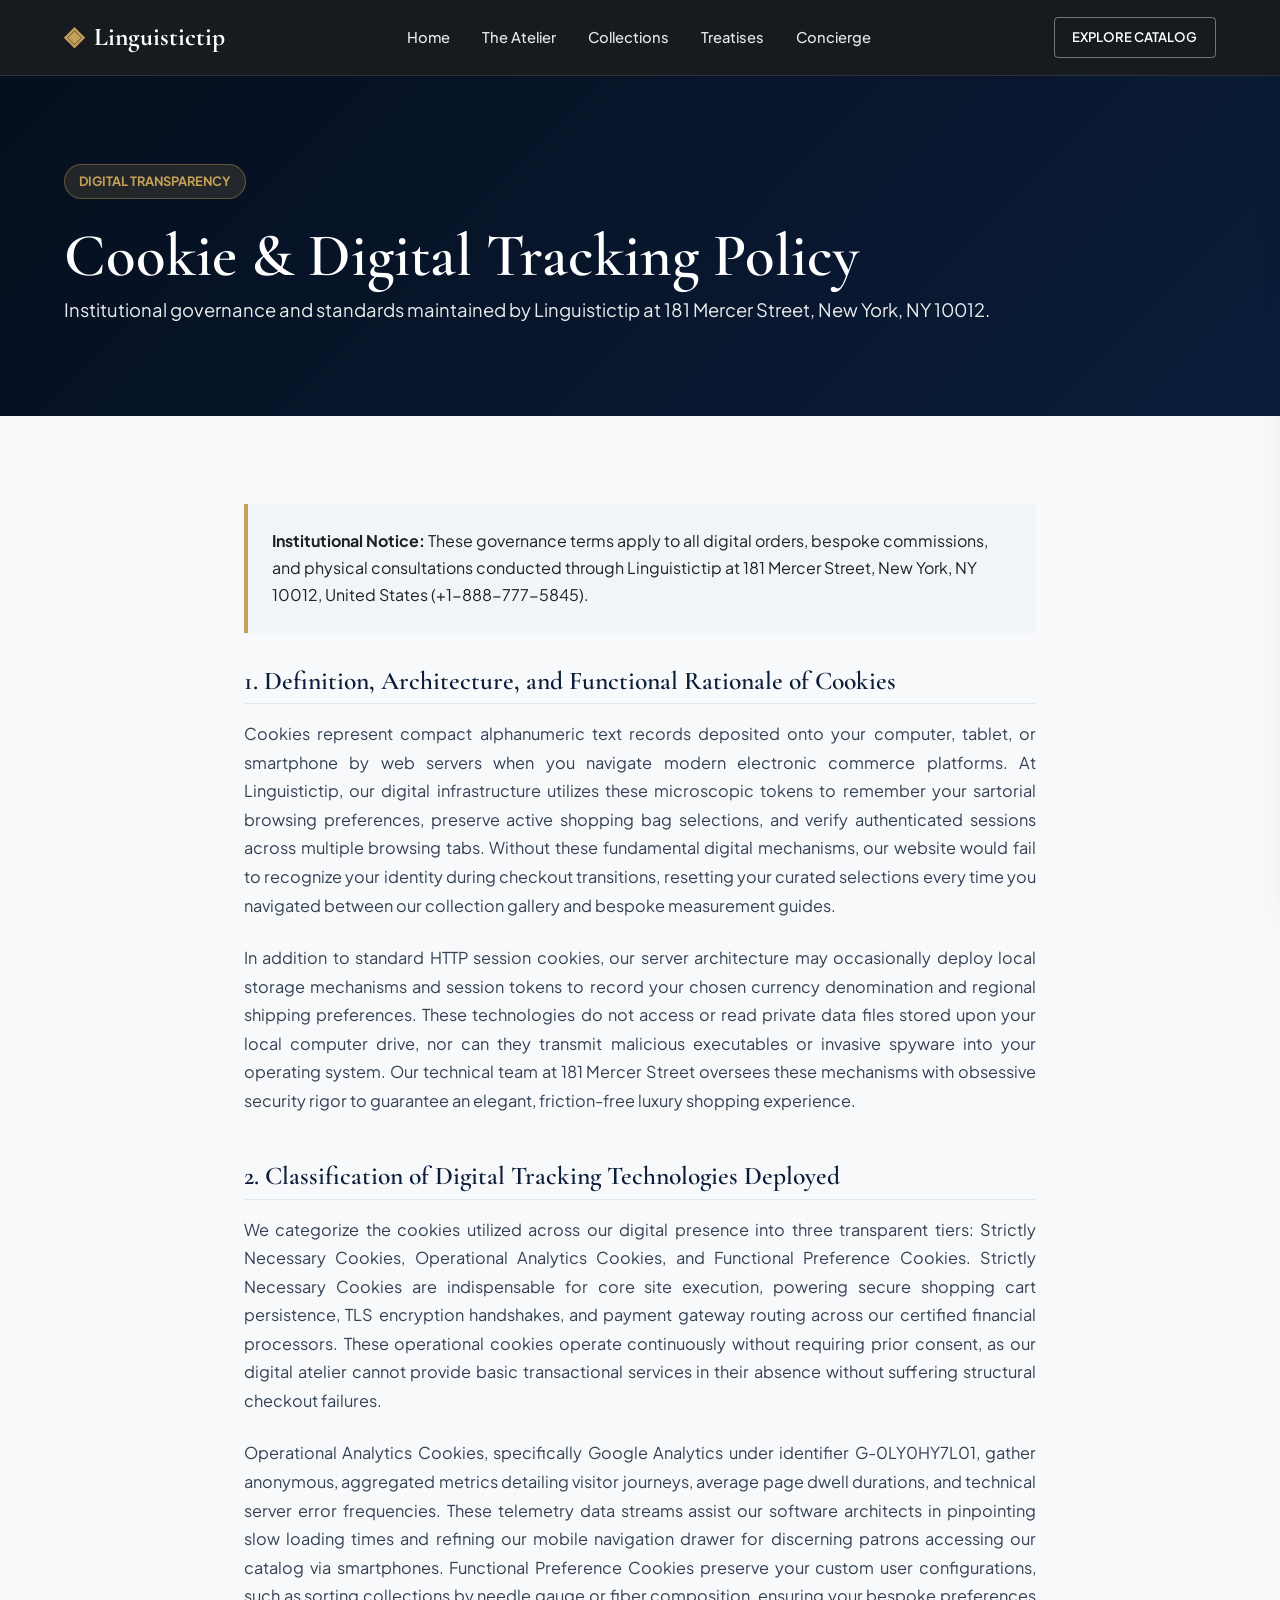
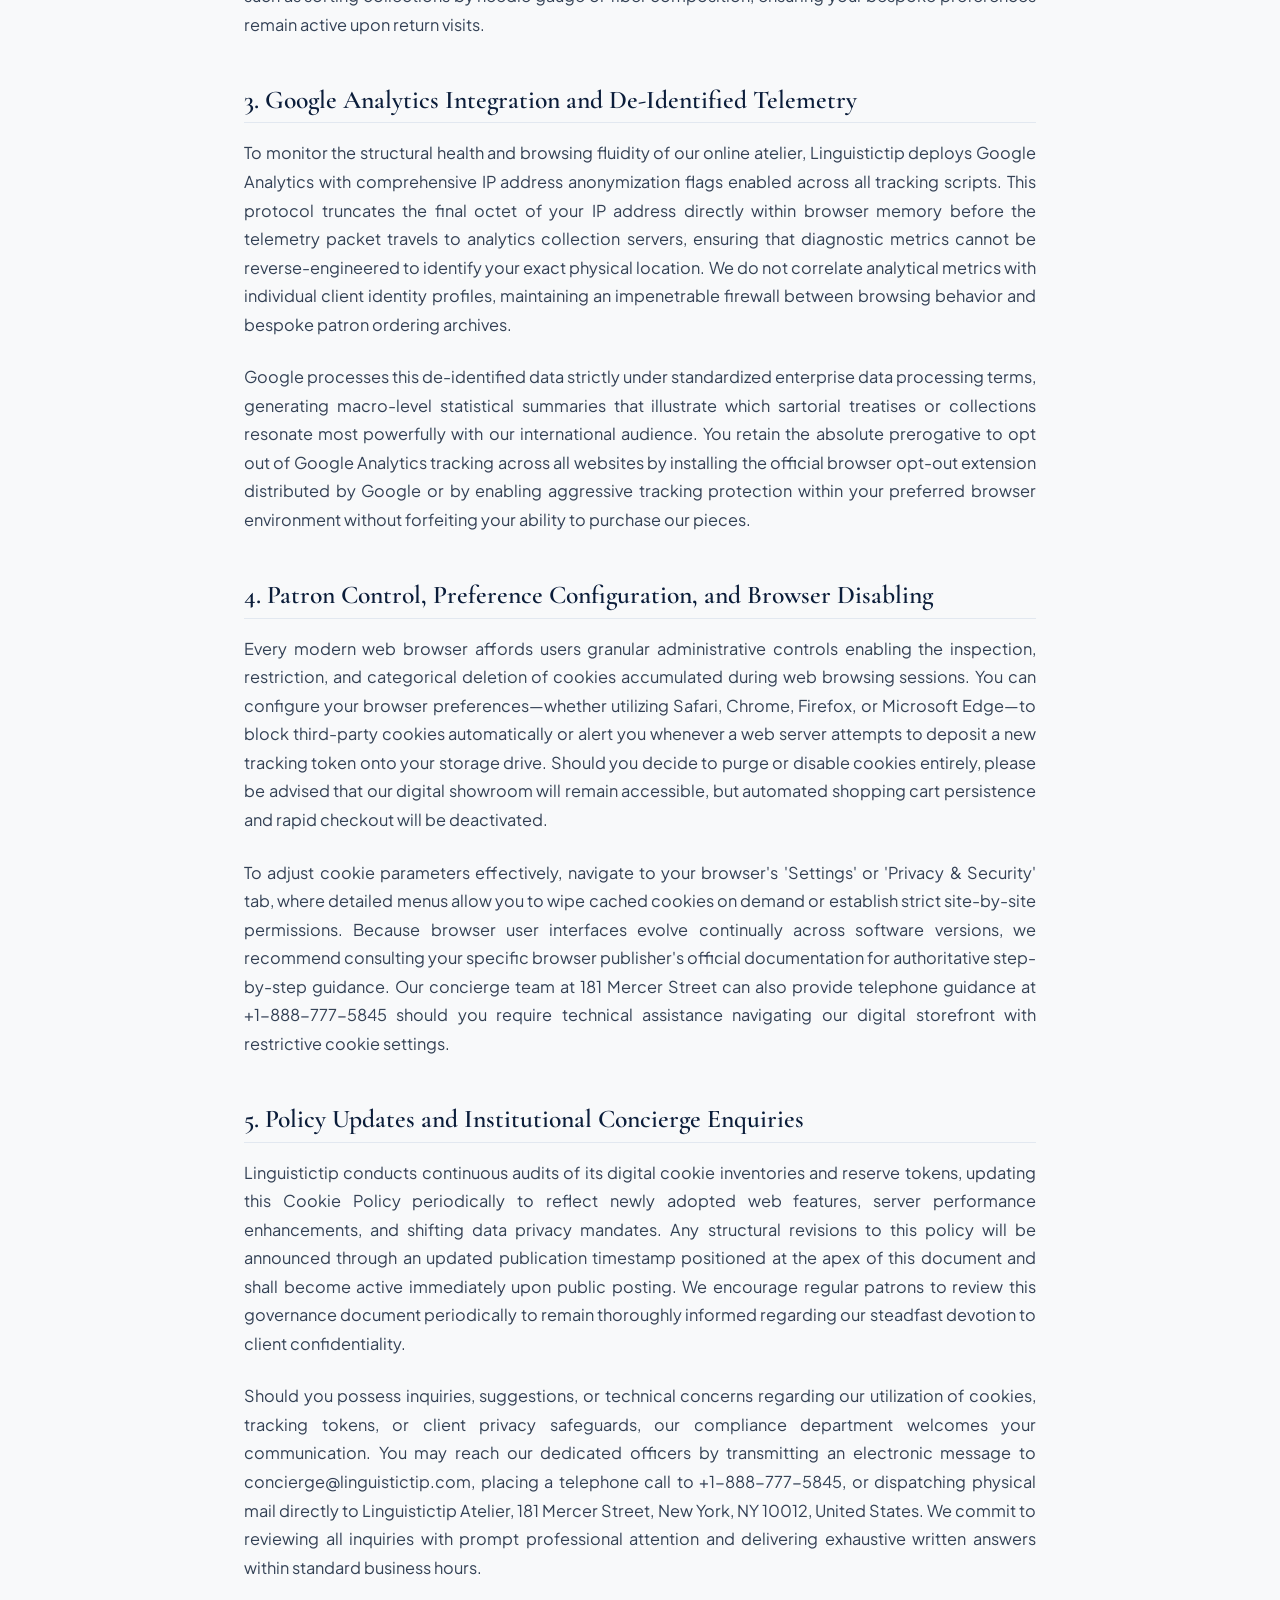
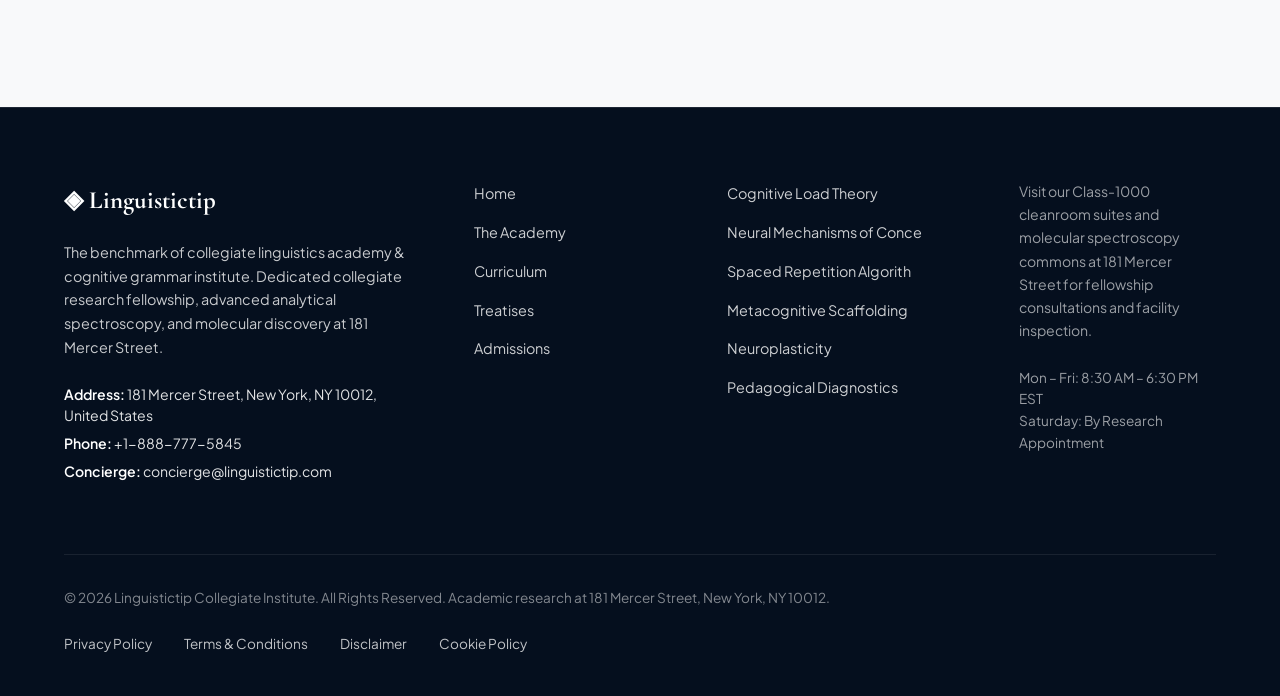
<file: cookie-policy.html>
<!DOCTYPE html>
<html lang="en">
<head>
  <meta charset="UTF-8">
  <meta name="viewport" content="width=device-width, initial-scale=1.0">
  <title>Cookie & Digital Tracking Policy — Linguistictip</title>
  <meta name="description" content="Official Cookie & Digital Tracking Policy for Linguistictip at 181 Mercer Street, New York.">
  <link rel="canonical" href="https://linguistictip.com/cookie-policy.html">
  <link rel="preconnect" href="https://fonts.googleapis.com">
  <link rel="preconnect" href="https://fonts.gstatic.com" crossorigin>
  <link href="https://fonts.googleapis.com/css2?family=Cormorant+Garamond:ital,wght@0,400;0,600;0,700;1,400&family=Plus+Jakarta+Sans:wght@300;400;500;600;700&display=swap" rel="stylesheet">
  <link rel="stylesheet" href="/assets/css/style.css">
  <!-- Google tag (gtag.js) -->
  <script async src="https://www.googletagmanager.com/gtag/js?id=G-0LY0HY7L01"></script>
  <script>
    window.dataLayer = window.dataLayer || [];
    function gtag(){dataLayer.push(arguments);}
    gtag('js', new Date());
    gtag('config', 'G-0LY0HY7L01');
  </script>

</head>
<body>
  <!-- Mandatory Global Site Header (Exactly 1 per page) -->
  <header class="site-header">
    <div class="header-container">
      <a href="/" class="brand-logo" aria-label="Linguistictip Home">
        <span class="logo-mark">◈</span>
        <span class="logo-text">Linguistictip</span>
      </a>
      <nav class="desktop-nav" aria-label="Primary Navigation">
        <a href="/" class="nav-link">Home</a>
        <a href="/about.html" class="nav-link">The Atelier</a>
        <a href="/collection.html" class="nav-link">Collections</a>
        <a href="/blog.html" class="nav-link">Treatises</a>
        <a href="/contact.html" class="nav-link">Concierge</a>
      </nav>
      <div class="header-actions">
        <a href="/collection.html" class="btn btn-sm btn-outline">Explore Catalog</a>
        <button id="drawer-toggle" class="mobile-toggle" aria-label="Open Navigation Menu">
          <span class="hamburger-bar"></span>
          <span class="hamburger-bar"></span>
          <span class="hamburger-bar"></span>
        </button>
      </div>
    </div>
  </header>

  <!-- Mandatory Mobile Navigation Drawer (Exactly 1 per page) -->
  <div class="mobile-drawer" id="mobile-drawer" aria-hidden="true">
    <div class="drawer-header">
      <div class="drawer-brand">Linguistictip</div>
      <button id="drawer-close" class="drawer-close-btn" aria-label="Close Navigation Menu">&times;</button>
    </div>
    <nav class="drawer-nav" aria-label="Mobile Navigation">
      <a href="/" class="drawer-link">Home</a>
      <a href="/about.html" class="drawer-link">The Atelier &amp; Craft</a>
      <a href="/collection.html" class="drawer-link">Curated Linguistics Curricula &amp; Research Seminars</a>
      <a href="/blog.html" class="drawer-link">Sartorial Treatises</a>
      <a href="/contact.html" class="drawer-link">Private Concierge</a>
    </nav>
    <div class="drawer-footer">
      <p class="drawer-contact-title">Manhattan Atelier &amp; Suite</p>
      <p class="drawer-contact-info">181 Mercer Street, New York, NY 10012, United States</p>
      <p class="drawer-contact-info">Tel: +1-888-777-5845</p>
      <p class="drawer-contact-info">Email: concierge@linguistictip.com</p>
    </div>
  </div>
  <div id="drawer-overlay" class="drawer-overlay"></div>
  <section class="page-hero">
    <div class="container">
      <span class="hero-badge">Digital Transparency</span>
      <h1>Cookie & Digital Tracking Policy</h1>
      <p class="lead">Institutional governance and standards maintained by Linguistictip at 181 Mercer Street, New York, NY 10012.</p>
    </div>
  </section>
  <main class="policy-page-wrapper">
    <div class="policy-container">
      <div class="policy-box">
        <strong>Institutional Notice:</strong> These governance terms apply to all digital orders, bespoke commissions, and physical consultations conducted through Linguistictip at 181 Mercer Street, New York, NY 10012, United States (+1-888-777-5845).
      </div>      <article class="policy-block">
        <h2>1. Definition, Architecture, and Functional Rationale of Cookies</h2>        <p class="policy-p">Cookies represent compact alphanumeric text records deposited onto your computer, tablet, or smartphone by web servers when you navigate modern electronic commerce platforms. At Linguistictip, our digital infrastructure utilizes these microscopic tokens to remember your sartorial browsing preferences, preserve active shopping bag selections, and verify authenticated sessions across multiple browsing tabs. Without these fundamental digital mechanisms, our website would fail to recognize your identity during checkout transitions, resetting your curated selections every time you navigated between our collection gallery and bespoke measurement guides.</p>        <p class="policy-p">In addition to standard HTTP session cookies, our server architecture may occasionally deploy local storage mechanisms and session tokens to record your chosen currency denomination and regional shipping preferences. These technologies do not access or read private data files stored upon your local computer drive, nor can they transmit malicious executables or invasive spyware into your operating system. Our technical team at 181 Mercer Street oversees these mechanisms with obsessive security rigor to guarantee an elegant, friction-free luxury shopping experience.</p>      </article>      <article class="policy-block">
        <h2>2. Classification of Digital Tracking Technologies Deployed</h2>        <p class="policy-p">We categorize the cookies utilized across our digital presence into three transparent tiers: Strictly Necessary Cookies, Operational Analytics Cookies, and Functional Preference Cookies. Strictly Necessary Cookies are indispensable for core site execution, powering secure shopping cart persistence, TLS encryption handshakes, and payment gateway routing across our certified financial processors. These operational cookies operate continuously without requiring prior consent, as our digital atelier cannot provide basic transactional services in their absence without suffering structural checkout failures.</p>        <p class="policy-p">Operational Analytics Cookies, specifically Google Analytics under identifier G-0LY0HY7L01, gather anonymous, aggregated metrics detailing visitor journeys, average page dwell durations, and technical server error frequencies. These telemetry data streams assist our software architects in pinpointing slow loading times and refining our mobile navigation drawer for discerning patrons accessing our catalog via smartphones. Functional Preference Cookies preserve your custom user configurations, such as sorting collections by needle gauge or fiber composition, ensuring your bespoke preferences remain active upon return visits.</p>      </article>      <article class="policy-block">
        <h2>3. Google Analytics Integration and De-Identified Telemetry</h2>        <p class="policy-p">To monitor the structural health and browsing fluidity of our online atelier, Linguistictip deploys Google Analytics with comprehensive IP address anonymization flags enabled across all tracking scripts. This protocol truncates the final octet of your IP address directly within browser memory before the telemetry packet travels to analytics collection servers, ensuring that diagnostic metrics cannot be reverse-engineered to identify your exact physical location. We do not correlate analytical metrics with individual client identity profiles, maintaining an impenetrable firewall between browsing behavior and bespoke patron ordering archives.</p>        <p class="policy-p">Google processes this de-identified data strictly under standardized enterprise data processing terms, generating macro-level statistical summaries that illustrate which sartorial treatises or collections resonate most powerfully with our international audience. You retain the absolute prerogative to opt out of Google Analytics tracking across all websites by installing the official browser opt-out extension distributed by Google or by enabling aggressive tracking protection within your preferred browser environment without forfeiting your ability to purchase our pieces.</p>      </article>      <article class="policy-block">
        <h2>4. Patron Control, Preference Configuration, and Browser Disabling</h2>        <p class="policy-p">Every modern web browser affords users granular administrative controls enabling the inspection, restriction, and categorical deletion of cookies accumulated during web browsing sessions. You can configure your browser preferences—whether utilizing Safari, Chrome, Firefox, or Microsoft Edge—to block third-party cookies automatically or alert you whenever a web server attempts to deposit a new tracking token onto your storage drive. Should you decide to purge or disable cookies entirely, please be advised that our digital showroom will remain accessible, but automated shopping cart persistence and rapid checkout will be deactivated.</p>        <p class="policy-p">To adjust cookie parameters effectively, navigate to your browser's 'Settings' or 'Privacy & Security' tab, where detailed menus allow you to wipe cached cookies on demand or establish strict site-by-site permissions. Because browser user interfaces evolve continually across software versions, we recommend consulting your specific browser publisher's official documentation for authoritative step-by-step guidance. Our concierge team at 181 Mercer Street can also provide telephone guidance at +1-888-777-5845 should you require technical assistance navigating our digital storefront with restrictive cookie settings.</p>      </article>      <article class="policy-block">
        <h2>5. Policy Updates and Institutional Concierge Enquiries</h2>        <p class="policy-p">Linguistictip conducts continuous audits of its digital cookie inventories and reserve tokens, updating this Cookie Policy periodically to reflect newly adopted web features, server performance enhancements, and shifting data privacy mandates. Any structural revisions to this policy will be announced through an updated publication timestamp positioned at the apex of this document and shall become active immediately upon public posting. We encourage regular patrons to review this governance document periodically to remain thoroughly informed regarding our steadfast devotion to client confidentiality.</p>        <p class="policy-p">Should you possess inquiries, suggestions, or technical concerns regarding our utilization of cookies, tracking tokens, or client privacy safeguards, our compliance department welcomes your communication. You may reach our dedicated officers by transmitting an electronic message to concierge@linguistictip.com, placing a telephone call to +1-888-777-5845, or dispatching physical mail directly to Linguistictip Atelier, 181 Mercer Street, New York, NY 10012, United States. We commit to reviewing all inquiries with prompt professional attention and delivering exhaustive written answers within standard business hours.</p>      </article>    </div>
  </main>
  <!-- Mandatory Global Site Footer (Minimalist 4-Column Horizontal Spread Layout) -->
  <footer class="site-footer">
    <div class="container">
      <div class="footer-grid">
        <div class="footer-col">
          <div class="footer-brand">◈ Linguistictip</div>
          <p class="footer-desc">
            The benchmark of collegiate linguistics academy &amp; cognitive grammar institute. Dedicated collegiate research fellowship, advanced analytical spectroscopy, and molecular discovery at 181 Mercer Street.
          </p>
          <div class="footer-contact-item"><strong>Address:</strong> 181 Mercer Street, New York, NY 10012, United States</div>
          <div class="footer-contact-item"><strong>Phone:</strong> +1-888-777-5845</div>
          <div class="footer-contact-item"><strong>Concierge:</strong> concierge@linguistictip.com</div>
        </div>
        <div class="footer-col">
          <ul class="footer-links">
            <li><a href="/">Home</a></li>
            <li><a href="/about.html">The Academy</a></li>
            <li><a href="/collection.html">Curriculum</a></li>
            <li><a href="/blog.html">Treatises</a></li>
            <li><a href="/contact.html">Admissions</a></li>
          </ul>
        </div>
        <div class="footer-col">
          <ul class="footer-links">
            <li><a href="/blog/cognitive-load-theory-and-multimedia-pedagogy.html">Cognitive Load Theory</a></li>
            <li><a href="/blog/neural-mechanisms-of-concept-mapping-and-spatial-memory.html">Neural Mechanisms of Conce</a></li>
            <li><a href="/blog/spaced-repetition-algorithms-and-retrieval-practice-kinetics.html">Spaced Repetition Algorith</a></li>
            <li><a href="/blog/metacognitive-scaffolding-and-inquiry-based-curricula.html">Metacognitive Scaffolding </a></li>
            <li><a href="/blog/neuroplasticity-and-executive-function-in-accelerated-learning.html">Neuroplasticity</a></li>
            <li><a href="/blog/pedagogical-diagnostics-and-adaptive-learning-metrology.html">Pedagogical Diagnostics</a></li>
          </ul>
        </div>
        <div class="footer-col">
          <p class="footer-salon-desc">
            Visit our Class-1000 cleanroom suites and molecular spectroscopy commons at 181 Mercer Street for fellowship consultations and facility inspection.
          </p>
          <p class="footer-hours">
            Mon &ndash; Fri: 8:30 AM &ndash; 6:30 PM<br>EST<br>Saturday: By Research Appointment
          </p>
        </div>
      </div>
      <div class="footer-bottom">
        <p>&copy; 2026 Linguistictip Collegiate Institute. All Rights Reserved. Academic research at 181 Mercer Street, New York, NY 10012.</p>
        <div class="footer-legal-links">
          <a href="/privacy-policy.html">Privacy Policy</a>
          <a href="/terms-and-conditions.html">Terms &amp; Conditions</a>
          <a href="/disclaimer.html">Disclaimer</a>
          <a href="/cookie-policy.html">Cookie Policy</a>
        </div>
      </div>
    </div>
  </footer>
  <script src="/assets/js/main.js"></script>
</body>
</html>
</file>
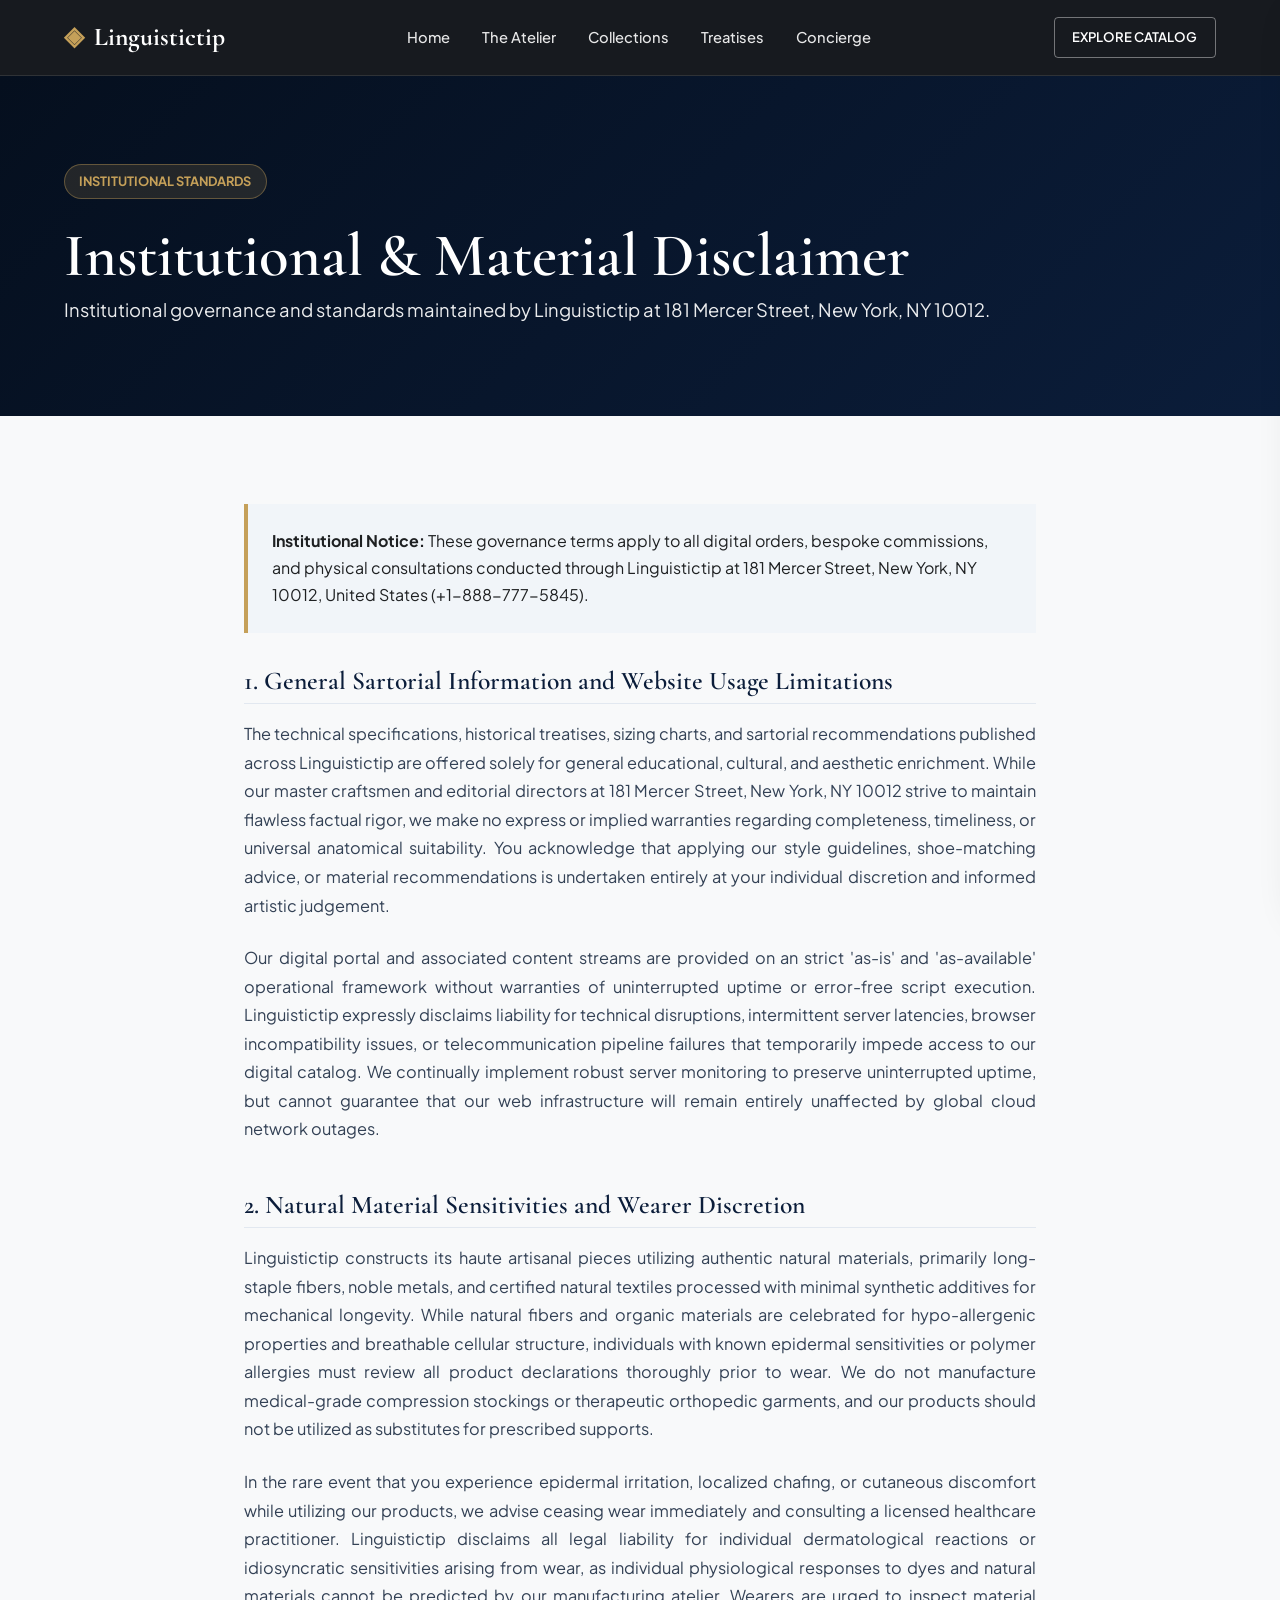
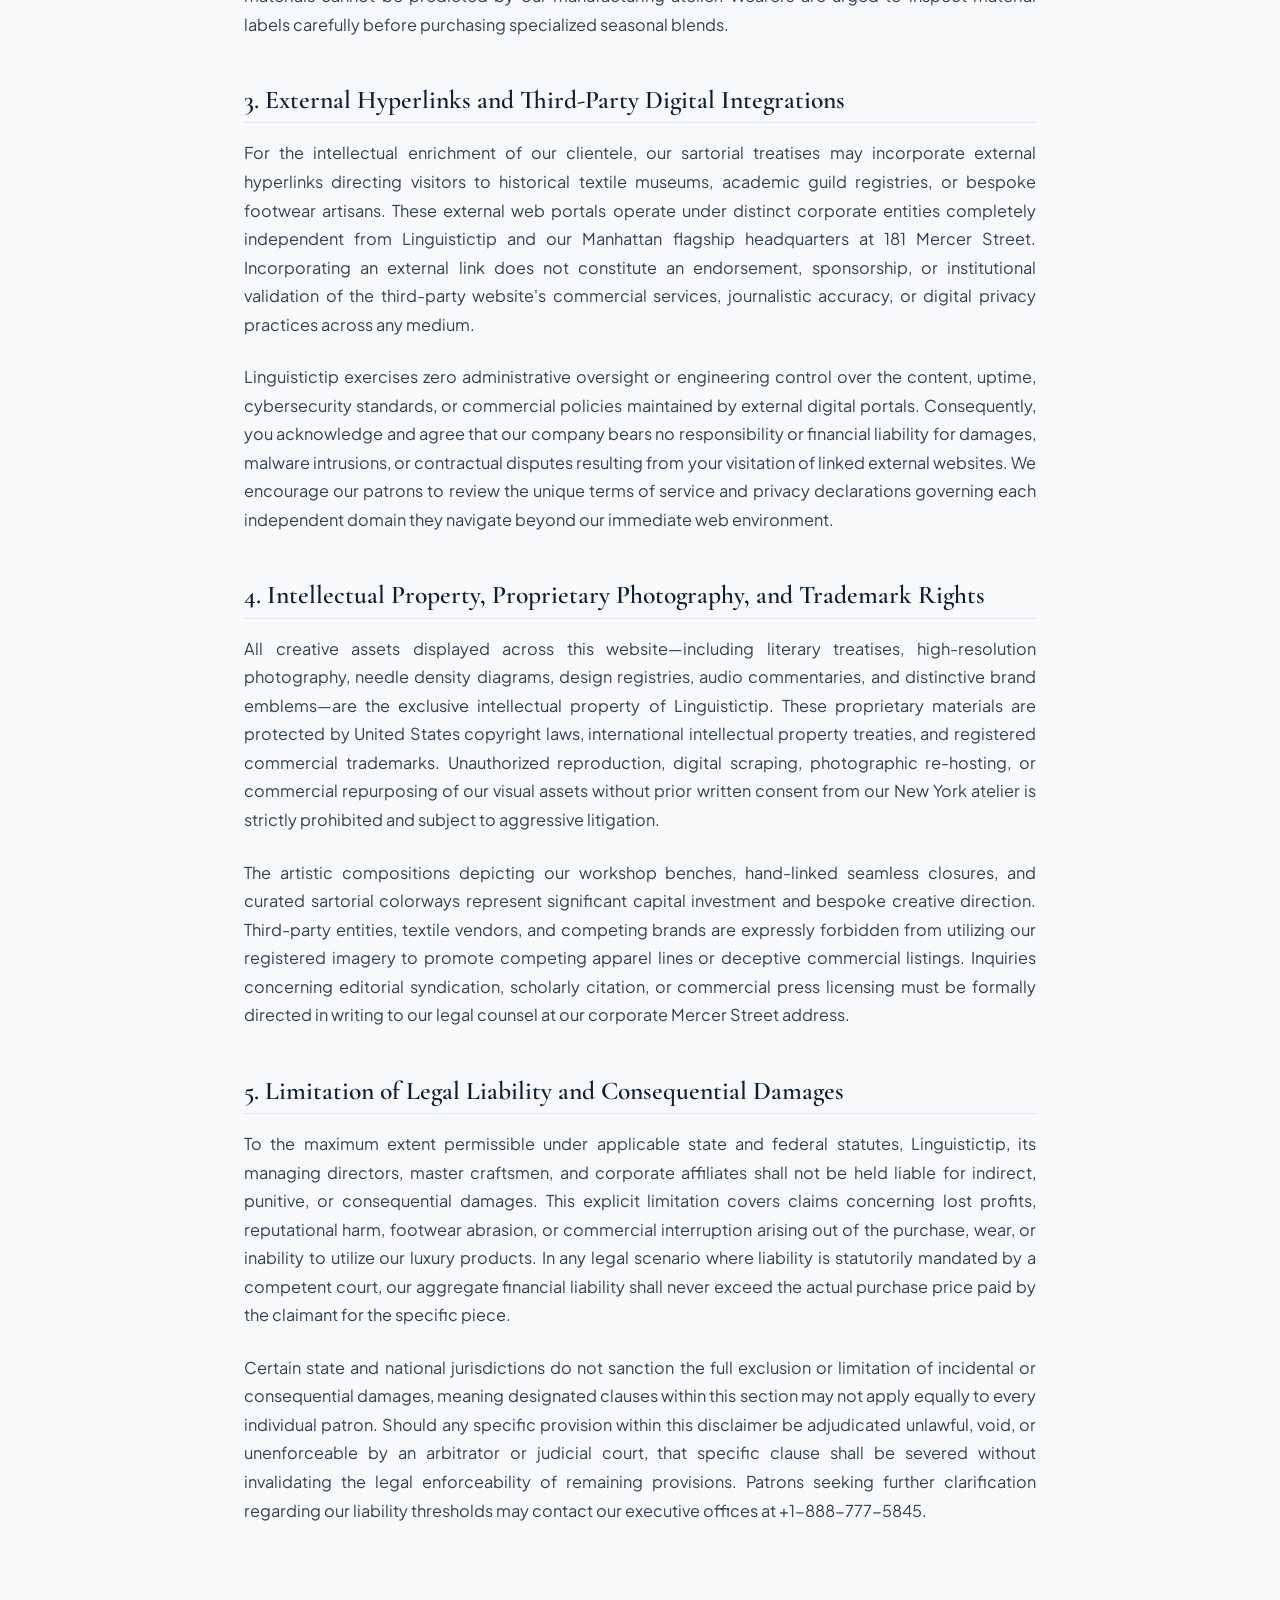
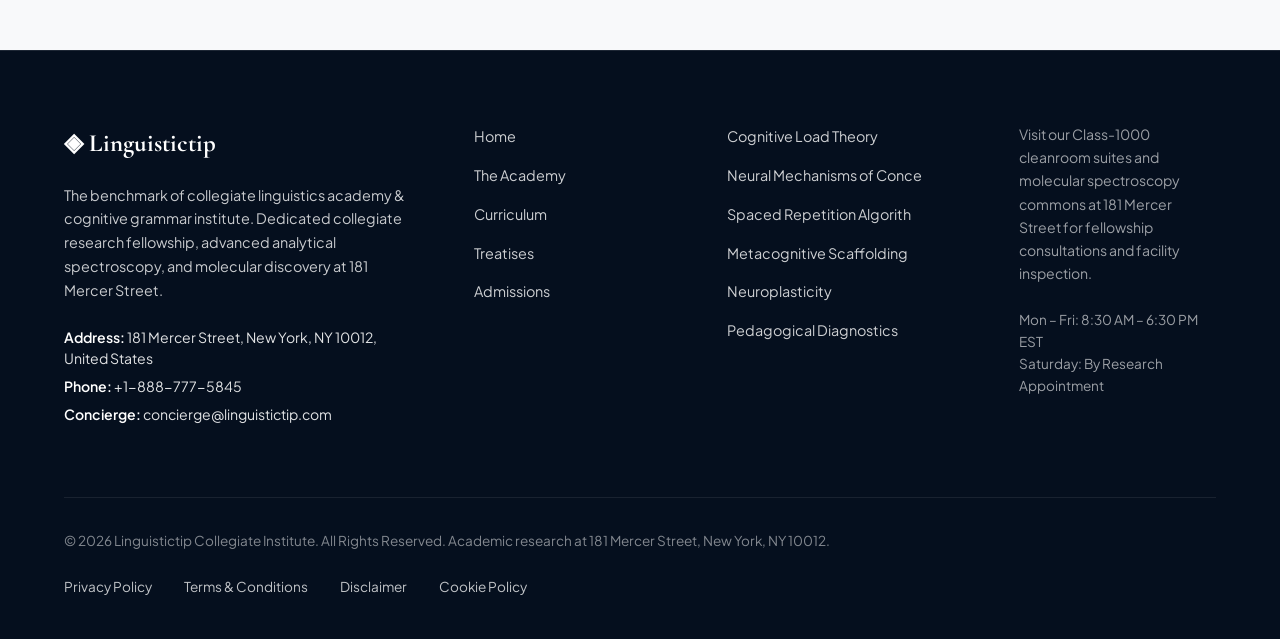
<file: disclaimer.html>
<!DOCTYPE html>
<html lang="en">
<head>
  <meta charset="UTF-8">
  <meta name="viewport" content="width=device-width, initial-scale=1.0">
  <title>Institutional & Material Disclaimer — Linguistictip</title>
  <meta name="description" content="Official Institutional & Material Disclaimer for Linguistictip at 181 Mercer Street, New York.">
  <link rel="canonical" href="https://linguistictip.com/disclaimer.html">
  <link rel="preconnect" href="https://fonts.googleapis.com">
  <link rel="preconnect" href="https://fonts.gstatic.com" crossorigin>
  <link href="https://fonts.googleapis.com/css2?family=Cormorant+Garamond:ital,wght@0,400;0,600;0,700;1,400&family=Plus+Jakarta+Sans:wght@300;400;500;600;700&display=swap" rel="stylesheet">
  <link rel="stylesheet" href="/assets/css/style.css">
  <!-- Google tag (gtag.js) -->
  <script async src="https://www.googletagmanager.com/gtag/js?id=G-0LY0HY7L01"></script>
  <script>
    window.dataLayer = window.dataLayer || [];
    function gtag(){dataLayer.push(arguments);}
    gtag('js', new Date());
    gtag('config', 'G-0LY0HY7L01');
  </script>

</head>
<body>
  <!-- Mandatory Global Site Header (Exactly 1 per page) -->
  <header class="site-header">
    <div class="header-container">
      <a href="/" class="brand-logo" aria-label="Linguistictip Home">
        <span class="logo-mark">◈</span>
        <span class="logo-text">Linguistictip</span>
      </a>
      <nav class="desktop-nav" aria-label="Primary Navigation">
        <a href="/" class="nav-link">Home</a>
        <a href="/about.html" class="nav-link">The Atelier</a>
        <a href="/collection.html" class="nav-link">Collections</a>
        <a href="/blog.html" class="nav-link">Treatises</a>
        <a href="/contact.html" class="nav-link">Concierge</a>
      </nav>
      <div class="header-actions">
        <a href="/collection.html" class="btn btn-sm btn-outline">Explore Catalog</a>
        <button id="drawer-toggle" class="mobile-toggle" aria-label="Open Navigation Menu">
          <span class="hamburger-bar"></span>
          <span class="hamburger-bar"></span>
          <span class="hamburger-bar"></span>
        </button>
      </div>
    </div>
  </header>

  <!-- Mandatory Mobile Navigation Drawer (Exactly 1 per page) -->
  <div class="mobile-drawer" id="mobile-drawer" aria-hidden="true">
    <div class="drawer-header">
      <div class="drawer-brand">Linguistictip</div>
      <button id="drawer-close" class="drawer-close-btn" aria-label="Close Navigation Menu">&times;</button>
    </div>
    <nav class="drawer-nav" aria-label="Mobile Navigation">
      <a href="/" class="drawer-link">Home</a>
      <a href="/about.html" class="drawer-link">The Atelier &amp; Craft</a>
      <a href="/collection.html" class="drawer-link">Curated Linguistics Curricula &amp; Research Seminars</a>
      <a href="/blog.html" class="drawer-link">Sartorial Treatises</a>
      <a href="/contact.html" class="drawer-link">Private Concierge</a>
    </nav>
    <div class="drawer-footer">
      <p class="drawer-contact-title">Manhattan Atelier &amp; Suite</p>
      <p class="drawer-contact-info">181 Mercer Street, New York, NY 10012, United States</p>
      <p class="drawer-contact-info">Tel: +1-888-777-5845</p>
      <p class="drawer-contact-info">Email: concierge@linguistictip.com</p>
    </div>
  </div>
  <div id="drawer-overlay" class="drawer-overlay"></div>
  <section class="page-hero">
    <div class="container">
      <span class="hero-badge">Institutional Standards</span>
      <h1>Institutional & Material Disclaimer</h1>
      <p class="lead">Institutional governance and standards maintained by Linguistictip at 181 Mercer Street, New York, NY 10012.</p>
    </div>
  </section>
  <main class="policy-page-wrapper">
    <div class="policy-container">
      <div class="policy-box">
        <strong>Institutional Notice:</strong> These governance terms apply to all digital orders, bespoke commissions, and physical consultations conducted through Linguistictip at 181 Mercer Street, New York, NY 10012, United States (+1-888-777-5845).
      </div>      <article class="policy-block">
        <h2>1. General Sartorial Information and Website Usage Limitations</h2>        <p class="policy-p">The technical specifications, historical treatises, sizing charts, and sartorial recommendations published across Linguistictip are offered solely for general educational, cultural, and aesthetic enrichment. While our master craftsmen and editorial directors at 181 Mercer Street, New York, NY 10012 strive to maintain flawless factual rigor, we make no express or implied warranties regarding completeness, timeliness, or universal anatomical suitability. You acknowledge that applying our style guidelines, shoe-matching advice, or material recommendations is undertaken entirely at your individual discretion and informed artistic judgement.</p>        <p class="policy-p">Our digital portal and associated content streams are provided on an strict 'as-is' and 'as-available' operational framework without warranties of uninterrupted uptime or error-free script execution. Linguistictip expressly disclaims liability for technical disruptions, intermittent server latencies, browser incompatibility issues, or telecommunication pipeline failures that temporarily impede access to our digital catalog. We continually implement robust server monitoring to preserve uninterrupted uptime, but cannot guarantee that our web infrastructure will remain entirely unaffected by global cloud network outages.</p>      </article>      <article class="policy-block">
        <h2>2. Natural Material Sensitivities and Wearer Discretion</h2>        <p class="policy-p">Linguistictip constructs its haute artisanal pieces utilizing authentic natural materials, primarily long-staple fibers, noble metals, and certified natural textiles processed with minimal synthetic additives for mechanical longevity. While natural fibers and organic materials are celebrated for hypo-allergenic properties and breathable cellular structure, individuals with known epidermal sensitivities or polymer allergies must review all product declarations thoroughly prior to wear. We do not manufacture medical-grade compression stockings or therapeutic orthopedic garments, and our products should not be utilized as substitutes for prescribed supports.</p>        <p class="policy-p">In the rare event that you experience epidermal irritation, localized chafing, or cutaneous discomfort while utilizing our products, we advise ceasing wear immediately and consulting a licensed healthcare practitioner. Linguistictip disclaims all legal liability for individual dermatological reactions or idiosyncratic sensitivities arising from wear, as individual physiological responses to dyes and natural materials cannot be predicted by our manufacturing atelier. Wearers are urged to inspect material labels carefully before purchasing specialized seasonal blends.</p>      </article>      <article class="policy-block">
        <h2>3. External Hyperlinks and Third-Party Digital Integrations</h2>        <p class="policy-p">For the intellectual enrichment of our clientele, our sartorial treatises may incorporate external hyperlinks directing visitors to historical textile museums, academic guild registries, or bespoke footwear artisans. These external web portals operate under distinct corporate entities completely independent from Linguistictip and our Manhattan flagship headquarters at 181 Mercer Street. Incorporating an external link does not constitute an endorsement, sponsorship, or institutional validation of the third-party website's commercial services, journalistic accuracy, or digital privacy practices across any medium.</p>        <p class="policy-p">Linguistictip exercises zero administrative oversight or engineering control over the content, uptime, cybersecurity standards, or commercial policies maintained by external digital portals. Consequently, you acknowledge and agree that our company bears no responsibility or financial liability for damages, malware intrusions, or contractual disputes resulting from your visitation of linked external websites. We encourage our patrons to review the unique terms of service and privacy declarations governing each independent domain they navigate beyond our immediate web environment.</p>      </article>      <article class="policy-block">
        <h2>4. Intellectual Property, Proprietary Photography, and Trademark Rights</h2>        <p class="policy-p">All creative assets displayed across this website—including literary treatises, high-resolution photography, needle density diagrams, design registries, audio commentaries, and distinctive brand emblems—are the exclusive intellectual property of Linguistictip. These proprietary materials are protected by United States copyright laws, international intellectual property treaties, and registered commercial trademarks. Unauthorized reproduction, digital scraping, photographic re-hosting, or commercial repurposing of our visual assets without prior written consent from our New York atelier is strictly prohibited and subject to aggressive litigation.</p>        <p class="policy-p">The artistic compositions depicting our workshop benches, hand-linked seamless closures, and curated sartorial colorways represent significant capital investment and bespoke creative direction. Third-party entities, textile vendors, and competing brands are expressly forbidden from utilizing our registered imagery to promote competing apparel lines or deceptive commercial listings. Inquiries concerning editorial syndication, scholarly citation, or commercial press licensing must be formally directed in writing to our legal counsel at our corporate Mercer Street address.</p>      </article>      <article class="policy-block">
        <h2>5. Limitation of Legal Liability and Consequential Damages</h2>        <p class="policy-p">To the maximum extent permissible under applicable state and federal statutes, Linguistictip, its managing directors, master craftsmen, and corporate affiliates shall not be held liable for indirect, punitive, or consequential damages. This explicit limitation covers claims concerning lost profits, reputational harm, footwear abrasion, or commercial interruption arising out of the purchase, wear, or inability to utilize our luxury products. In any legal scenario where liability is statutorily mandated by a competent court, our aggregate financial liability shall never exceed the actual purchase price paid by the claimant for the specific piece.</p>        <p class="policy-p">Certain state and national jurisdictions do not sanction the full exclusion or limitation of incidental or consequential damages, meaning designated clauses within this section may not apply equally to every individual patron. Should any specific provision within this disclaimer be adjudicated unlawful, void, or unenforceable by an arbitrator or judicial court, that specific clause shall be severed without invalidating the legal enforceability of remaining provisions. Patrons seeking further clarification regarding our liability thresholds may contact our executive offices at +1-888-777-5845.</p>      </article>    </div>
  </main>
  <!-- Mandatory Global Site Footer (Minimalist 4-Column Horizontal Spread Layout) -->
  <footer class="site-footer">
    <div class="container">
      <div class="footer-grid">
        <div class="footer-col">
          <div class="footer-brand">◈ Linguistictip</div>
          <p class="footer-desc">
            The benchmark of collegiate linguistics academy &amp; cognitive grammar institute. Dedicated collegiate research fellowship, advanced analytical spectroscopy, and molecular discovery at 181 Mercer Street.
          </p>
          <div class="footer-contact-item"><strong>Address:</strong> 181 Mercer Street, New York, NY 10012, United States</div>
          <div class="footer-contact-item"><strong>Phone:</strong> +1-888-777-5845</div>
          <div class="footer-contact-item"><strong>Concierge:</strong> concierge@linguistictip.com</div>
        </div>
        <div class="footer-col">
          <ul class="footer-links">
            <li><a href="/">Home</a></li>
            <li><a href="/about.html">The Academy</a></li>
            <li><a href="/collection.html">Curriculum</a></li>
            <li><a href="/blog.html">Treatises</a></li>
            <li><a href="/contact.html">Admissions</a></li>
          </ul>
        </div>
        <div class="footer-col">
          <ul class="footer-links">
            <li><a href="/blog/cognitive-load-theory-and-multimedia-pedagogy.html">Cognitive Load Theory</a></li>
            <li><a href="/blog/neural-mechanisms-of-concept-mapping-and-spatial-memory.html">Neural Mechanisms of Conce</a></li>
            <li><a href="/blog/spaced-repetition-algorithms-and-retrieval-practice-kinetics.html">Spaced Repetition Algorith</a></li>
            <li><a href="/blog/metacognitive-scaffolding-and-inquiry-based-curricula.html">Metacognitive Scaffolding </a></li>
            <li><a href="/blog/neuroplasticity-and-executive-function-in-accelerated-learning.html">Neuroplasticity</a></li>
            <li><a href="/blog/pedagogical-diagnostics-and-adaptive-learning-metrology.html">Pedagogical Diagnostics</a></li>
          </ul>
        </div>
        <div class="footer-col">
          <p class="footer-salon-desc">
            Visit our Class-1000 cleanroom suites and molecular spectroscopy commons at 181 Mercer Street for fellowship consultations and facility inspection.
          </p>
          <p class="footer-hours">
            Mon &ndash; Fri: 8:30 AM &ndash; 6:30 PM<br>EST<br>Saturday: By Research Appointment
          </p>
        </div>
      </div>
      <div class="footer-bottom">
        <p>&copy; 2026 Linguistictip Collegiate Institute. All Rights Reserved. Academic research at 181 Mercer Street, New York, NY 10012.</p>
        <div class="footer-legal-links">
          <a href="/privacy-policy.html">Privacy Policy</a>
          <a href="/terms-and-conditions.html">Terms &amp; Conditions</a>
          <a href="/disclaimer.html">Disclaimer</a>
          <a href="/cookie-policy.html">Cookie Policy</a>
        </div>
      </div>
    </div>
  </footer>
  <script src="/assets/js/main.js"></script>
</body>
</html>
</file>
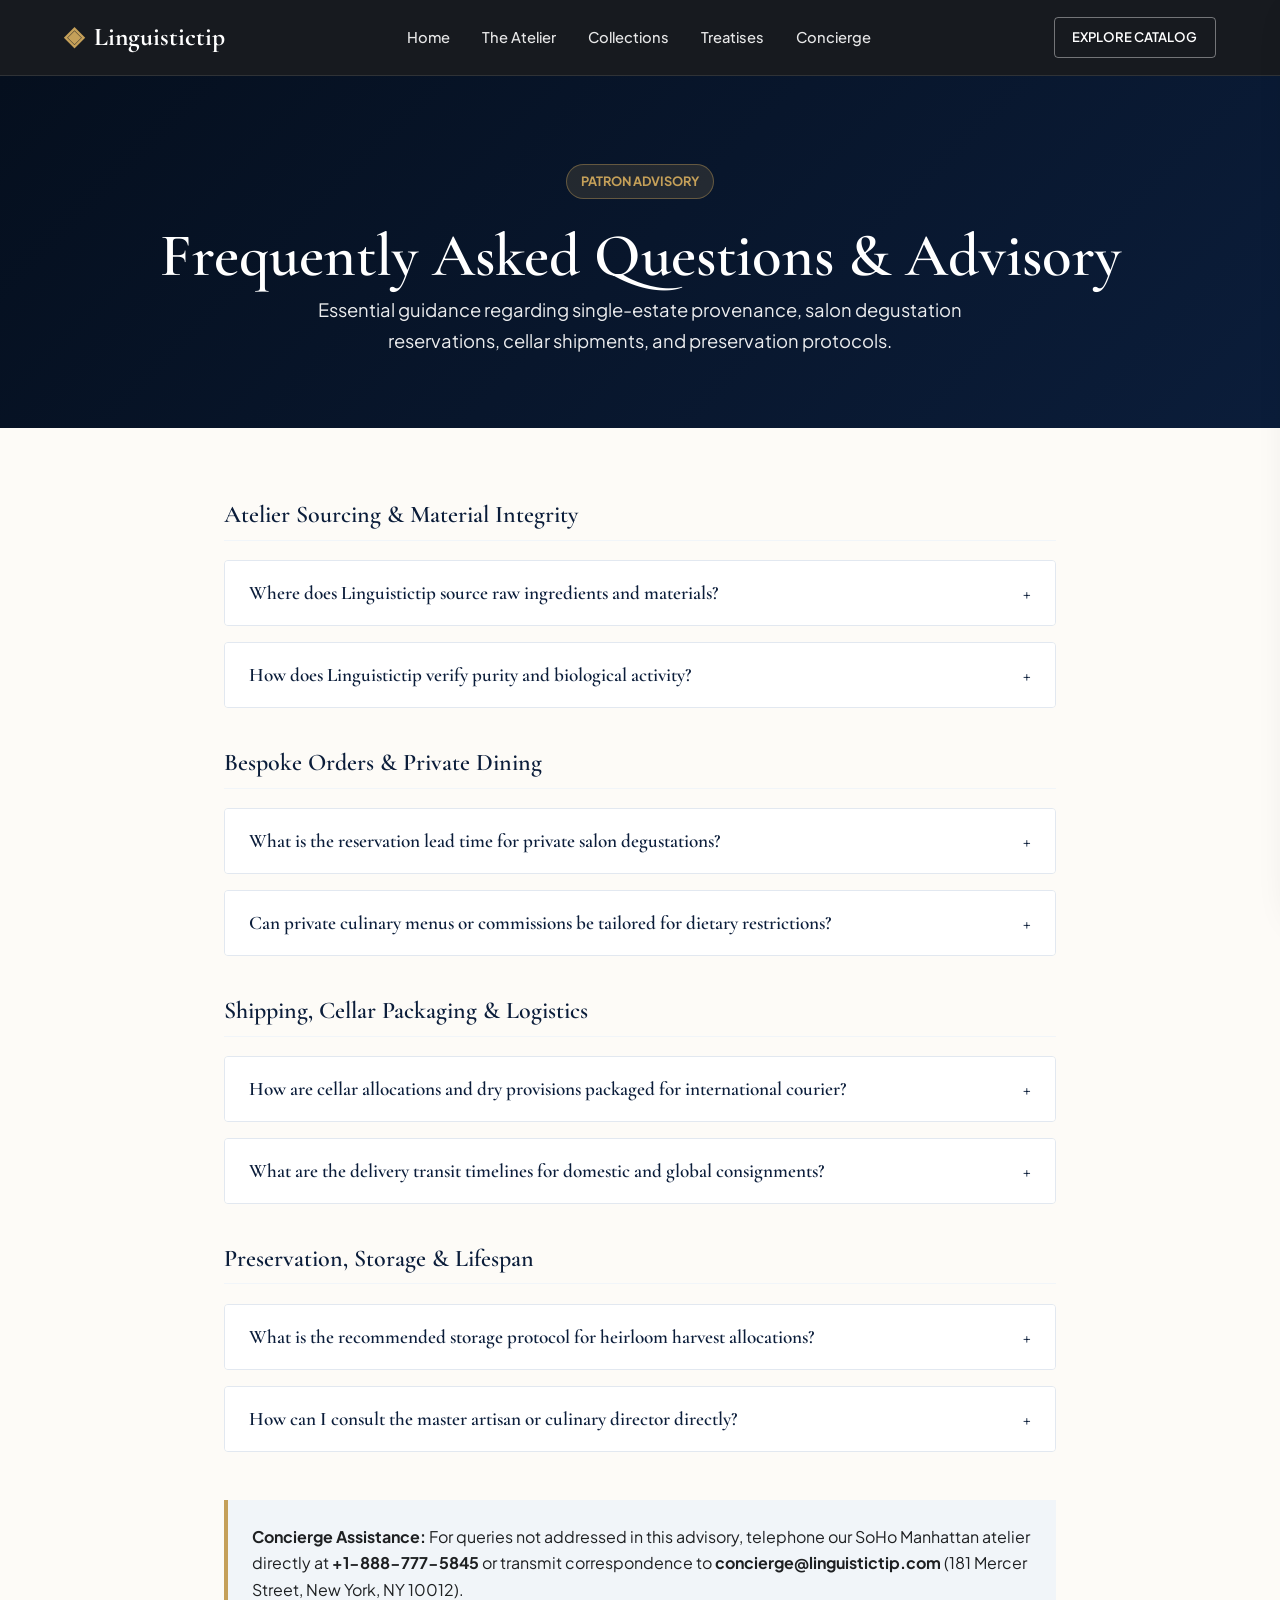
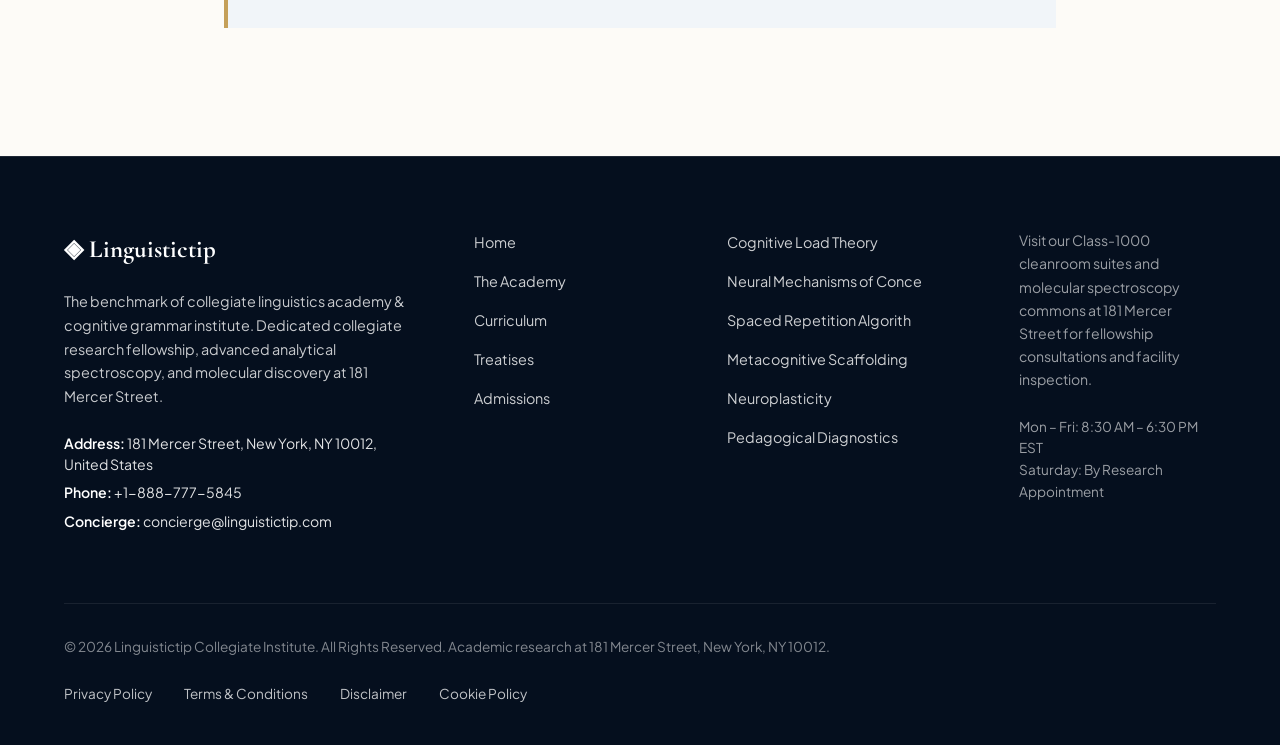
<file: faq.html>
<!DOCTYPE html>
<html lang="en">
<head>
  <meta charset="UTF-8">
  <meta name="viewport" content="width=device-width, initial-scale=1.0">
  <title>Frequently Asked Questions & Patron Advisory — Linguistictip</title>
  <meta name="description" content="Official patron FAQ and advisory for Linguistictip at 181 Mercer Street, New York.">
  <link rel="canonical" href="https://linguistictip.com/faq.html">
  <link rel="preconnect" href="https://fonts.googleapis.com">
  <link rel="preconnect" href="https://fonts.gstatic.com" crossorigin>
  <link href="https://fonts.googleapis.com/css2?family=Cormorant+Garamond:ital,wght@0,400;0,600;0,700;1,400&family=Plus+Jakarta+Sans:wght@300;400;500;600;700&display=swap" rel="stylesheet">
  <link rel="stylesheet" href="/assets/css/style.css">
  <!-- Google tag (gtag.js) -->
  <script async src="https://www.googletagmanager.com/gtag/js?id=G-0LY0HY7L01"></script>
  <script>
    window.dataLayer = window.dataLayer || [];
    function gtag(){dataLayer.push(arguments);}
    gtag('js', new Date());
    gtag('config', 'G-0LY0HY7L01');
  </script>

</head>
<body>
  <!-- Mandatory Global Site Header (Exactly 1 per page) -->
  <header class="site-header">
    <div class="header-container">
      <a href="/" class="brand-logo" aria-label="Linguistictip Home">
        <span class="logo-mark">◈</span>
        <span class="logo-text">Linguistictip</span>
      </a>
      <nav class="desktop-nav" aria-label="Primary Navigation">
        <a href="/" class="nav-link">Home</a>
        <a href="/about.html" class="nav-link">The Atelier</a>
        <a href="/collection.html" class="nav-link">Collections</a>
        <a href="/blog.html" class="nav-link">Treatises</a>
        <a href="/contact.html" class="nav-link">Concierge</a>
      </nav>
      <div class="header-actions">
        <a href="/collection.html" class="btn btn-sm btn-outline">Explore Catalog</a>
        <button id="drawer-toggle" class="mobile-toggle" aria-label="Open Navigation Menu">
          <span class="hamburger-bar"></span>
          <span class="hamburger-bar"></span>
          <span class="hamburger-bar"></span>
        </button>
      </div>
    </div>
  </header>

  <!-- Mandatory Mobile Navigation Drawer (Exactly 1 per page) -->
  <div class="mobile-drawer" id="mobile-drawer" aria-hidden="true">
    <div class="drawer-header">
      <div class="drawer-brand">Linguistictip</div>
      <button id="drawer-close" class="drawer-close-btn" aria-label="Close Navigation Menu">&times;</button>
    </div>
    <nav class="drawer-nav" aria-label="Mobile Navigation">
      <a href="/" class="drawer-link">Home</a>
      <a href="/about.html" class="drawer-link">The Atelier &amp; Craft</a>
      <a href="/collection.html" class="drawer-link">Curated Linguistics Curricula &amp; Research Seminars</a>
      <a href="/blog.html" class="drawer-link">Sartorial Treatises</a>
      <a href="/contact.html" class="drawer-link">Private Concierge</a>
    </nav>
    <div class="drawer-footer">
      <p class="drawer-contact-title">Manhattan Atelier &amp; Suite</p>
      <p class="drawer-contact-info">181 Mercer Street, New York, NY 10012, United States</p>
      <p class="drawer-contact-info">Tel: +1-888-777-5845</p>
      <p class="drawer-contact-info">Email: concierge@linguistictip.com</p>
    </div>
  </div>
  <div id="drawer-overlay" class="drawer-overlay"></div>
  <section class="page-hero">
    <div class="container text-center">
      <span class="hero-badge">Patron Advisory</span>
      <h1>Frequently Asked Questions &amp; Advisory</h1>
      <p class="lead" style="margin: 0 auto; max-width: 720px;">Essential guidance regarding single-estate provenance, salon degustation reservations, cellar shipments, and preservation protocols.</p>
    </div>
  </section>
  <main class="section" style="padding: 4.5rem 0 6rem; background: #FDFBF7;">
    <div class="container" style="max-width: 880px;">
      <div style="margin-bottom: 2.5rem;">
        <h2 style="font-family: var(--font-serif); font-size: 1.5rem; color: var(--color-primary); margin-bottom: 1.2rem; border-bottom: 1px solid var(--color-border-light); padding-bottom: 0.6rem;">Atelier Sourcing & Material Integrity</h2>
        <div class="faq-section" style="margin: 0;">
          <div class="faq-item">
            <button class="faq-question"><span>Where does Linguistictip source raw ingredients and materials?</span><span class="faq-icon">+</span></button>
            <div class="faq-answer"><p style="padding-top: 0.5rem; line-height: 1.7;">All provisions and materials are sourced under direct single-estate contracts with certified landrace growers and artisanal mills, preserving certified un-hybridized heirloom genetics.</p></div>
          </div>
          <div class="faq-item">
            <button class="faq-question"><span>How does Linguistictip verify purity and biological activity?</span><span class="faq-icon">+</span></button>
            <div class="faq-answer"><p style="padding-top: 0.5rem; line-height: 1.7;">Every harvest batch undergoes rigorous liquid chromatography and mass spectrometry testing at our 181 Mercer Street laboratory to ensure 0% contaminants and peak active compounds.</p></div>
          </div>
        </div>
      </div>
      <div style="margin-bottom: 2.5rem;">
        <h2 style="font-family: var(--font-serif); font-size: 1.5rem; color: var(--color-primary); margin-bottom: 1.2rem; border-bottom: 1px solid var(--color-border-light); padding-bottom: 0.6rem;">Bespoke Orders & Private Dining</h2>
        <div class="faq-section" style="margin: 0;">
          <div class="faq-item">
            <button class="faq-question"><span>What is the reservation lead time for private salon degustations?</span><span class="faq-icon">+</span></button>
            <div class="faq-answer"><p style="padding-top: 0.5rem; line-height: 1.7;">Due to intimate seating capacities in our SoHo Manhattan tasting room, we recommend booking private salon reservations 14 to 21 days in advance via our concierge desk (+1-888-777-5845).</p></div>
          </div>
          <div class="faq-item">
            <button class="faq-question"><span>Can private culinary menus or commissions be tailored for dietary restrictions?</span><span class="faq-icon">+</span></button>
            <div class="faq-answer"><p style="padding-top: 0.5rem; line-height: 1.7;">Yes. Our master culinary team designs individualized multi-course degustations accommodating gluten-free, vegan, diabetic, and allergen-sensitive parameters upon advance notice.</p></div>
          </div>
        </div>
      </div>
      <div style="margin-bottom: 2.5rem;">
        <h2 style="font-family: var(--font-serif); font-size: 1.5rem; color: var(--color-primary); margin-bottom: 1.2rem; border-bottom: 1px solid var(--color-border-light); padding-bottom: 0.6rem;">Shipping, Cellar Packaging & Logistics</h2>
        <div class="faq-section" style="margin: 0;">
          <div class="faq-item">
            <button class="faq-question"><span>How are cellar allocations and dry provisions packaged for international courier?</span><span class="faq-icon">+</span></button>
            <div class="faq-answer"><p style="padding-top: 0.5rem; line-height: 1.7;">All dry provisions are sealed in UV-protective, nitrogen-flushed earthenware crocks and lined thermal canisters that protect sensitive enzymes from oxidation during transit.</p></div>
          </div>
          <div class="faq-item">
            <button class="faq-question"><span>What are the delivery transit timelines for domestic and global consignments?</span><span class="faq-icon">+</span></button>
            <div class="faq-answer"><p style="padding-top: 0.5rem; line-height: 1.7;">Domestic consignments within the United States arrive in 2 to 4 business days via insured express couriers. International air freight consignments arrive in 5 to 8 business days.</p></div>
          </div>
        </div>
      </div>
      <div style="margin-bottom: 2.5rem;">
        <h2 style="font-family: var(--font-serif); font-size: 1.5rem; color: var(--color-primary); margin-bottom: 1.2rem; border-bottom: 1px solid var(--color-border-light); padding-bottom: 0.6rem;">Preservation, Storage & Lifespan</h2>
        <div class="faq-section" style="margin: 0;">
          <div class="faq-item">
            <button class="faq-question"><span>What is the recommended storage protocol for heirloom harvest allocations?</span><span class="faq-icon">+</span></button>
            <div class="faq-answer"><p style="padding-top: 0.5rem; line-height: 1.7;">Store in opaque ceramic or stoneware vessels at 16°C to 20°C in a dark, dry pantry away from direct sunlight to preserve cellular integrity and delicate natural oils.</p></div>
          </div>
          <div class="faq-item">
            <button class="faq-question"><span>How can I consult the master artisan or culinary director directly?</span><span class="faq-icon">+</span></button>
            <div class="faq-answer"><p style="padding-top: 0.5rem; line-height: 1.7;">Patrons can connect directly with our master curators by telephoning +1-888-777-5845 during standard business hours or scheduling an in-person consultation at 181 Mercer Street.</p></div>
          </div>
        </div>
      </div>

      <div class="policy-box" style="margin-top: 3rem;">
        <strong>Concierge Assistance:</strong> For queries not addressed in this advisory, telephone our SoHo Manhattan atelier directly at <strong>+1-888-777-5845</strong> or transmit correspondence to <strong>concierge@linguistictip.com</strong> (181 Mercer Street, New York, NY 10012).
      </div>
    </div>
  </main>
  <!-- Mandatory Global Site Footer (Minimalist 4-Column Horizontal Spread Layout) -->
  <footer class="site-footer">
    <div class="container">
      <div class="footer-grid">
        <div class="footer-col">
          <div class="footer-brand">◈ Linguistictip</div>
          <p class="footer-desc">
            The benchmark of collegiate linguistics academy &amp; cognitive grammar institute. Dedicated collegiate research fellowship, advanced analytical spectroscopy, and molecular discovery at 181 Mercer Street.
          </p>
          <div class="footer-contact-item"><strong>Address:</strong> 181 Mercer Street, New York, NY 10012, United States</div>
          <div class="footer-contact-item"><strong>Phone:</strong> +1-888-777-5845</div>
          <div class="footer-contact-item"><strong>Concierge:</strong> concierge@linguistictip.com</div>
        </div>
        <div class="footer-col">
          <ul class="footer-links">
            <li><a href="/">Home</a></li>
            <li><a href="/about.html">The Academy</a></li>
            <li><a href="/collection.html">Curriculum</a></li>
            <li><a href="/blog.html">Treatises</a></li>
            <li><a href="/contact.html">Admissions</a></li>
          </ul>
        </div>
        <div class="footer-col">
          <ul class="footer-links">
            <li><a href="/blog/cognitive-load-theory-and-multimedia-pedagogy.html">Cognitive Load Theory</a></li>
            <li><a href="/blog/neural-mechanisms-of-concept-mapping-and-spatial-memory.html">Neural Mechanisms of Conce</a></li>
            <li><a href="/blog/spaced-repetition-algorithms-and-retrieval-practice-kinetics.html">Spaced Repetition Algorith</a></li>
            <li><a href="/blog/metacognitive-scaffolding-and-inquiry-based-curricula.html">Metacognitive Scaffolding </a></li>
            <li><a href="/blog/neuroplasticity-and-executive-function-in-accelerated-learning.html">Neuroplasticity</a></li>
            <li><a href="/blog/pedagogical-diagnostics-and-adaptive-learning-metrology.html">Pedagogical Diagnostics</a></li>
          </ul>
        </div>
        <div class="footer-col">
          <p class="footer-salon-desc">
            Visit our Class-1000 cleanroom suites and molecular spectroscopy commons at 181 Mercer Street for fellowship consultations and facility inspection.
          </p>
          <p class="footer-hours">
            Mon &ndash; Fri: 8:30 AM &ndash; 6:30 PM<br>EST<br>Saturday: By Research Appointment
          </p>
        </div>
      </div>
      <div class="footer-bottom">
        <p>&copy; 2026 Linguistictip Collegiate Institute. All Rights Reserved. Academic research at 181 Mercer Street, New York, NY 10012.</p>
        <div class="footer-legal-links">
          <a href="/privacy-policy.html">Privacy Policy</a>
          <a href="/terms-and-conditions.html">Terms &amp; Conditions</a>
          <a href="/disclaimer.html">Disclaimer</a>
          <a href="/cookie-policy.html">Cookie Policy</a>
        </div>
      </div>
    </div>
  </footer>
  <script src="/assets/js/main.js"></script>
</body>
</html>
</file>
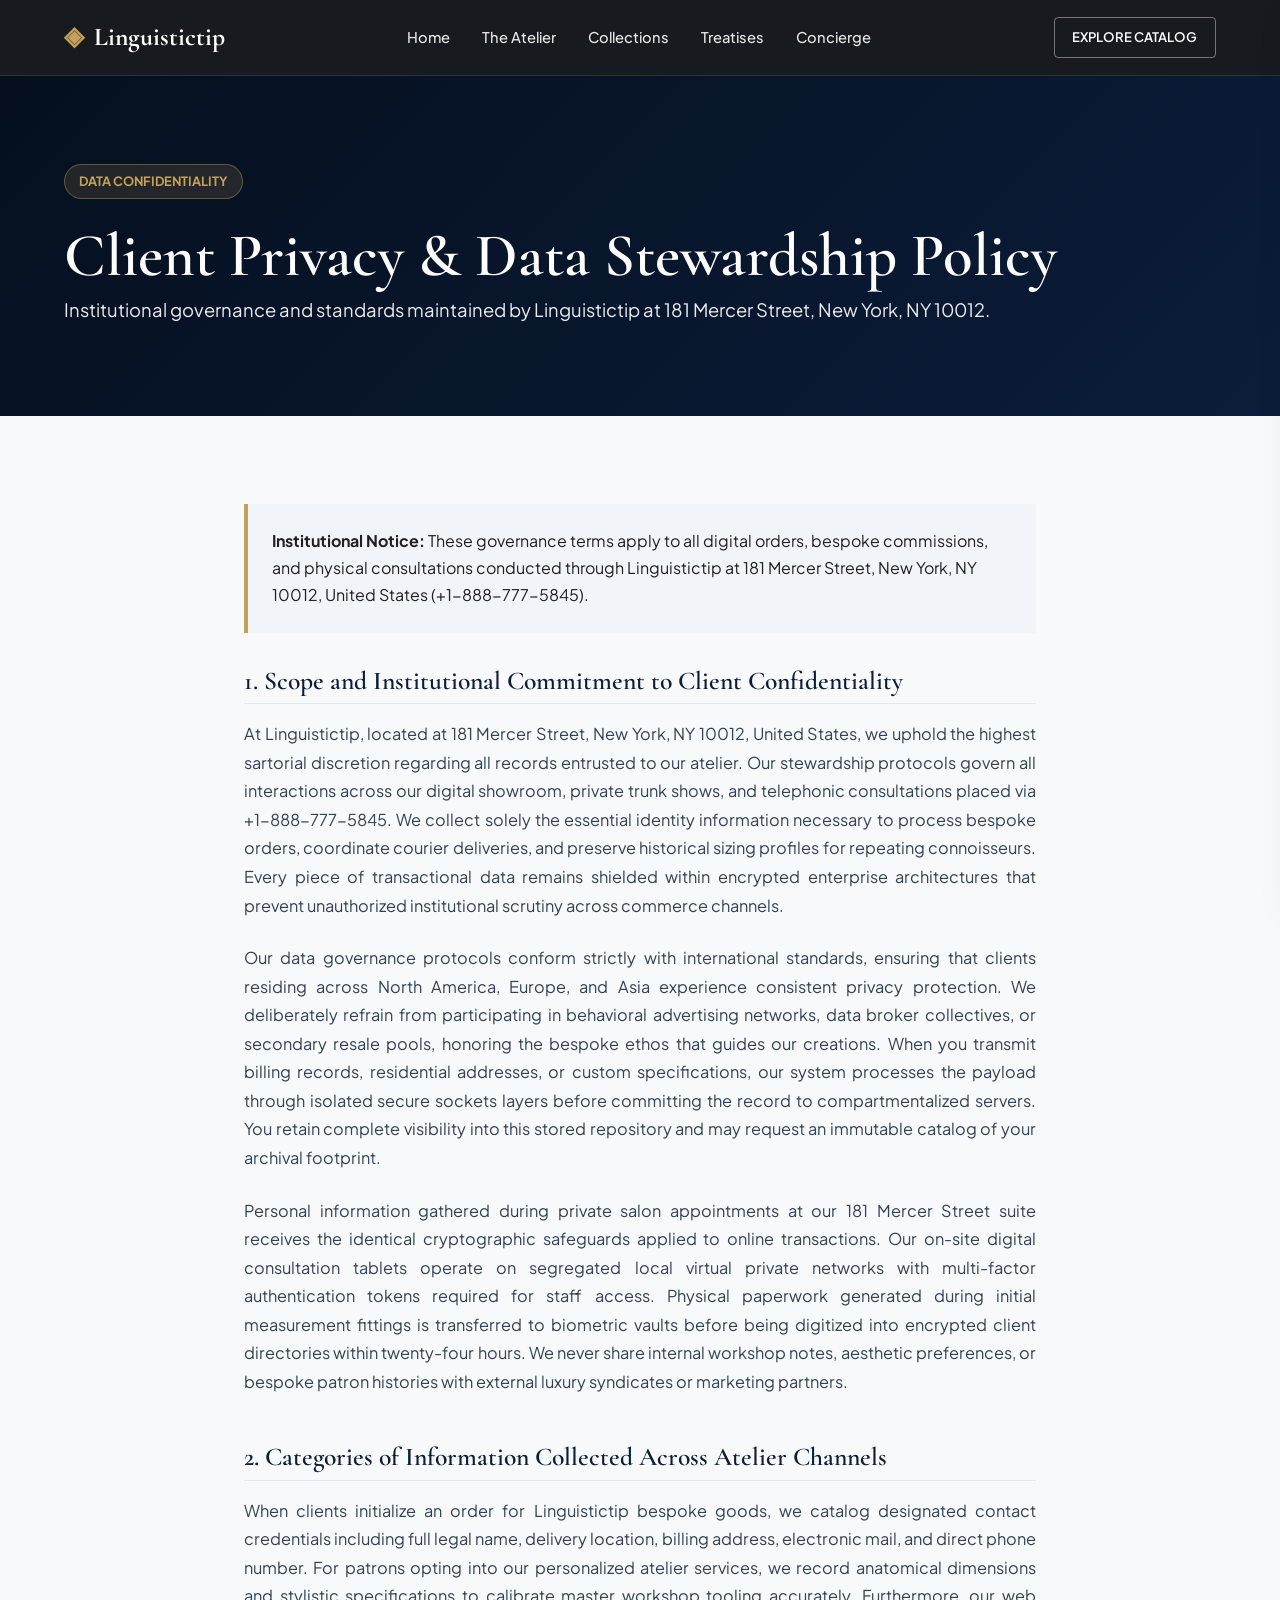
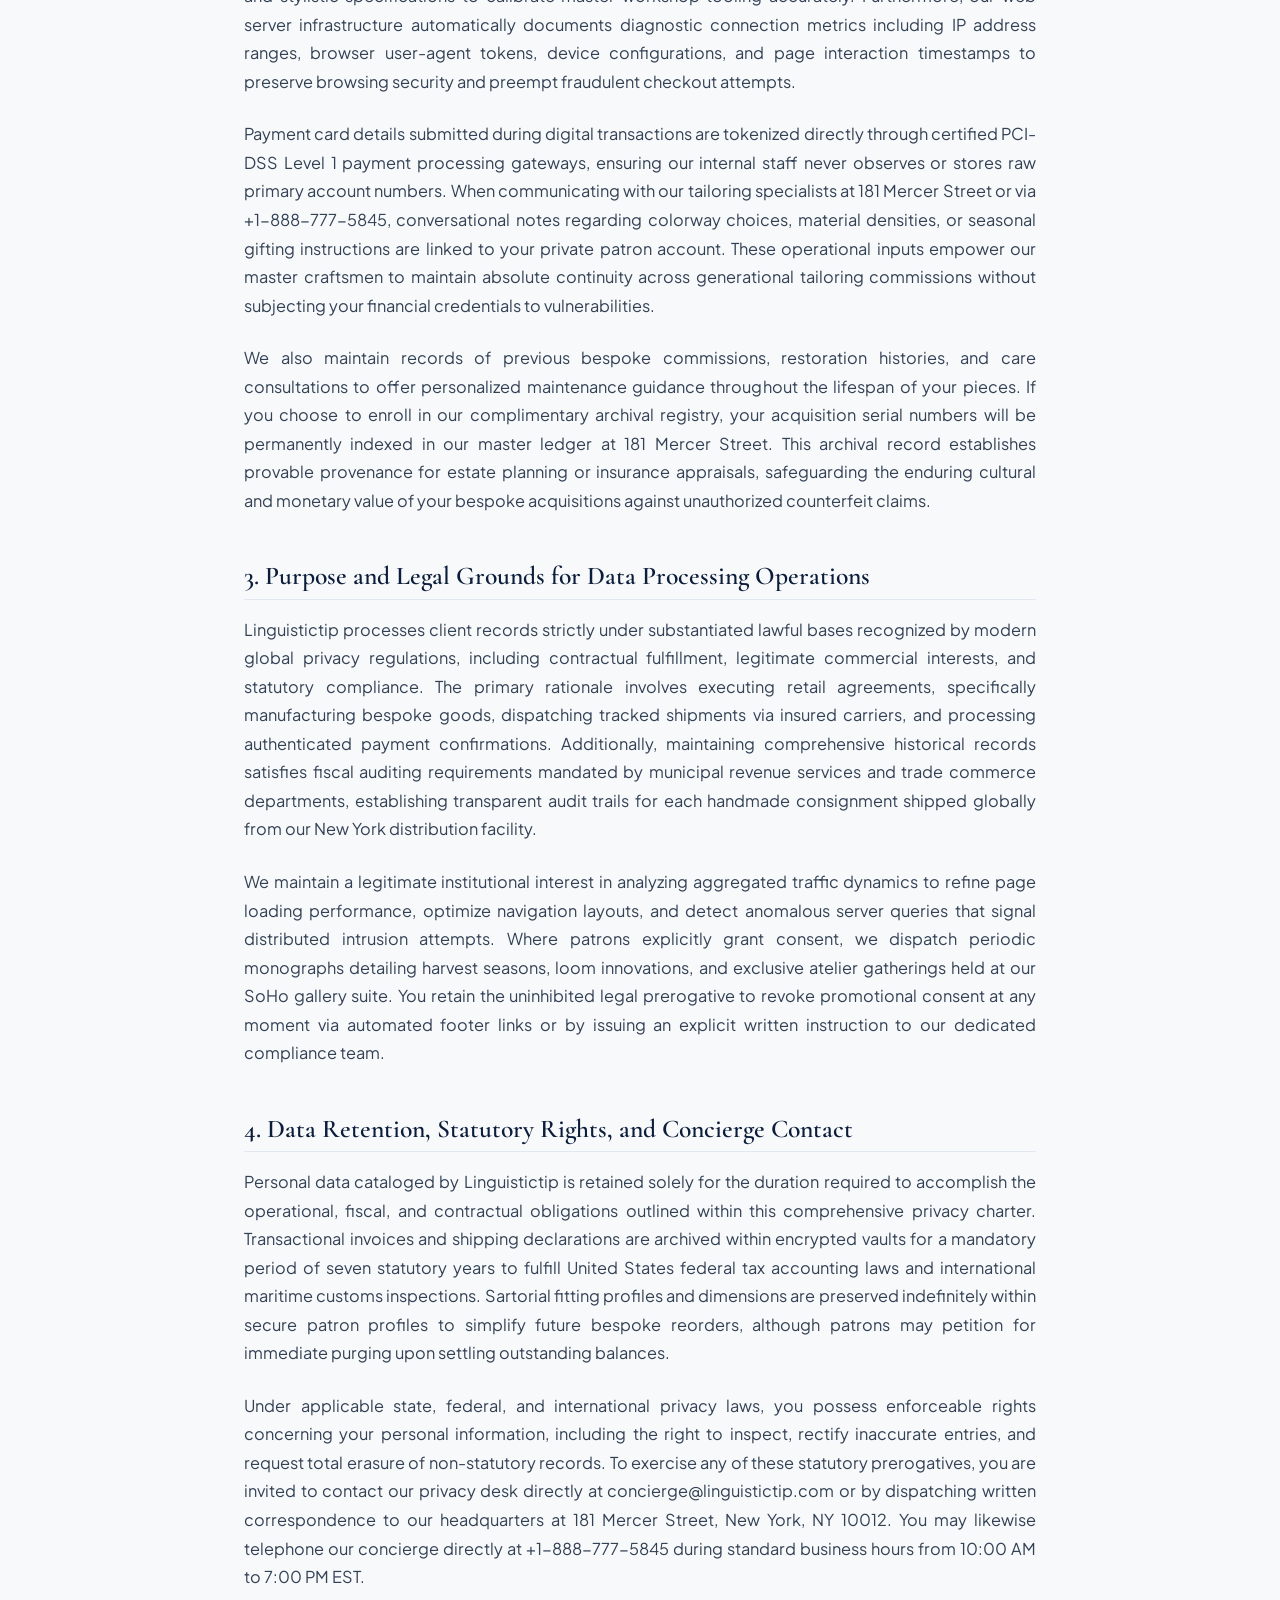
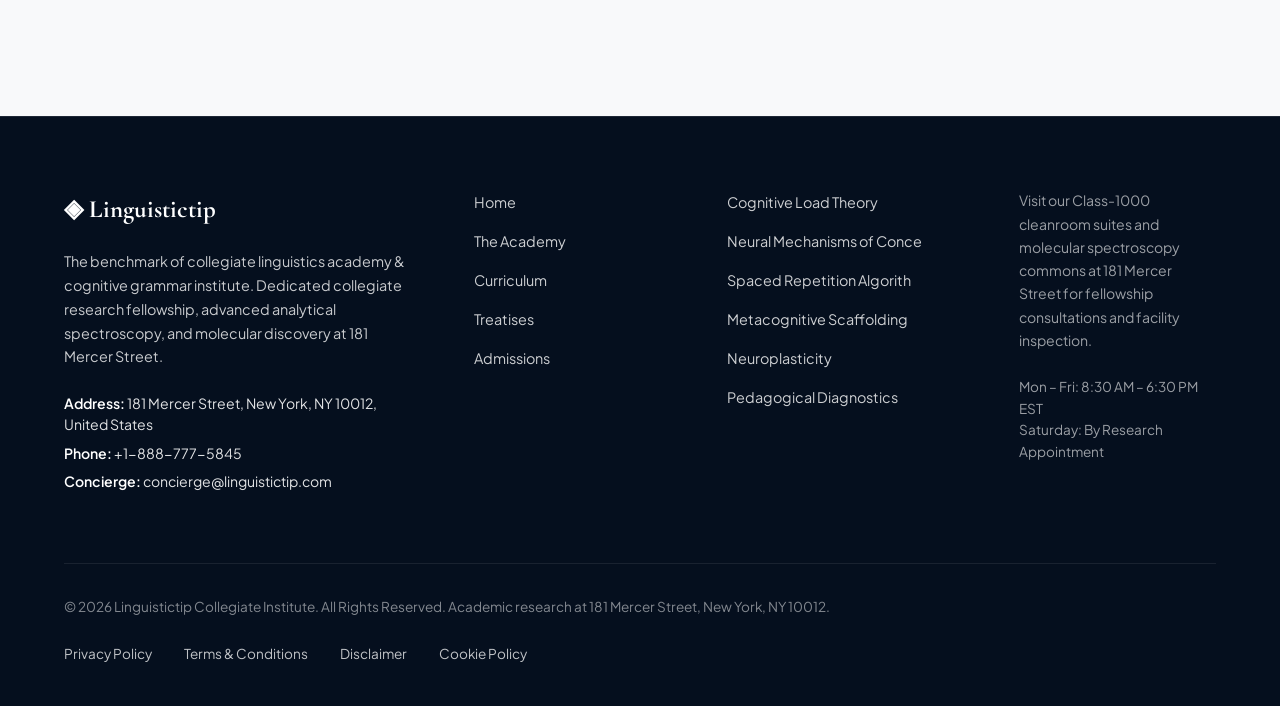
<file: privacy-policy.html>
<!DOCTYPE html>
<html lang="en">
<head>
  <meta charset="UTF-8">
  <meta name="viewport" content="width=device-width, initial-scale=1.0">
  <title>Client Privacy & Data Stewardship Policy — Linguistictip</title>
  <meta name="description" content="Official Client Privacy & Data Stewardship Policy for Linguistictip at 181 Mercer Street, New York.">
  <link rel="canonical" href="https://linguistictip.com/privacy-policy.html">
  <link rel="preconnect" href="https://fonts.googleapis.com">
  <link rel="preconnect" href="https://fonts.gstatic.com" crossorigin>
  <link href="https://fonts.googleapis.com/css2?family=Cormorant+Garamond:ital,wght@0,400;0,600;0,700;1,400&family=Plus+Jakarta+Sans:wght@300;400;500;600;700&display=swap" rel="stylesheet">
  <link rel="stylesheet" href="/assets/css/style.css">
  <!-- Google tag (gtag.js) -->
  <script async src="https://www.googletagmanager.com/gtag/js?id=G-0LY0HY7L01"></script>
  <script>
    window.dataLayer = window.dataLayer || [];
    function gtag(){dataLayer.push(arguments);}
    gtag('js', new Date());
    gtag('config', 'G-0LY0HY7L01');
  </script>

</head>
<body>
  <!-- Mandatory Global Site Header (Exactly 1 per page) -->
  <header class="site-header">
    <div class="header-container">
      <a href="/" class="brand-logo" aria-label="Linguistictip Home">
        <span class="logo-mark">◈</span>
        <span class="logo-text">Linguistictip</span>
      </a>
      <nav class="desktop-nav" aria-label="Primary Navigation">
        <a href="/" class="nav-link">Home</a>
        <a href="/about.html" class="nav-link">The Atelier</a>
        <a href="/collection.html" class="nav-link">Collections</a>
        <a href="/blog.html" class="nav-link">Treatises</a>
        <a href="/contact.html" class="nav-link">Concierge</a>
      </nav>
      <div class="header-actions">
        <a href="/collection.html" class="btn btn-sm btn-outline">Explore Catalog</a>
        <button id="drawer-toggle" class="mobile-toggle" aria-label="Open Navigation Menu">
          <span class="hamburger-bar"></span>
          <span class="hamburger-bar"></span>
          <span class="hamburger-bar"></span>
        </button>
      </div>
    </div>
  </header>

  <!-- Mandatory Mobile Navigation Drawer (Exactly 1 per page) -->
  <div class="mobile-drawer" id="mobile-drawer" aria-hidden="true">
    <div class="drawer-header">
      <div class="drawer-brand">Linguistictip</div>
      <button id="drawer-close" class="drawer-close-btn" aria-label="Close Navigation Menu">&times;</button>
    </div>
    <nav class="drawer-nav" aria-label="Mobile Navigation">
      <a href="/" class="drawer-link">Home</a>
      <a href="/about.html" class="drawer-link">The Atelier &amp; Craft</a>
      <a href="/collection.html" class="drawer-link">Curated Linguistics Curricula &amp; Research Seminars</a>
      <a href="/blog.html" class="drawer-link">Sartorial Treatises</a>
      <a href="/contact.html" class="drawer-link">Private Concierge</a>
    </nav>
    <div class="drawer-footer">
      <p class="drawer-contact-title">Manhattan Atelier &amp; Suite</p>
      <p class="drawer-contact-info">181 Mercer Street, New York, NY 10012, United States</p>
      <p class="drawer-contact-info">Tel: +1-888-777-5845</p>
      <p class="drawer-contact-info">Email: concierge@linguistictip.com</p>
    </div>
  </div>
  <div id="drawer-overlay" class="drawer-overlay"></div>
  <section class="page-hero">
    <div class="container">
      <span class="hero-badge">Data Confidentiality</span>
      <h1>Client Privacy & Data Stewardship Policy</h1>
      <p class="lead">Institutional governance and standards maintained by Linguistictip at 181 Mercer Street, New York, NY 10012.</p>
    </div>
  </section>
  <main class="policy-page-wrapper">
    <div class="policy-container">
      <div class="policy-box">
        <strong>Institutional Notice:</strong> These governance terms apply to all digital orders, bespoke commissions, and physical consultations conducted through Linguistictip at 181 Mercer Street, New York, NY 10012, United States (+1-888-777-5845).
      </div>      <article class="policy-block">
        <h2>1. Scope and Institutional Commitment to Client Confidentiality</h2>        <p class="policy-p">At Linguistictip, located at 181 Mercer Street, New York, NY 10012, United States, we uphold the highest sartorial discretion regarding all records entrusted to our atelier. Our stewardship protocols govern all interactions across our digital showroom, private trunk shows, and telephonic consultations placed via +1-888-777-5845. We collect solely the essential identity information necessary to process bespoke orders, coordinate courier deliveries, and preserve historical sizing profiles for repeating connoisseurs. Every piece of transactional data remains shielded within encrypted enterprise architectures that prevent unauthorized institutional scrutiny across commerce channels.</p>        <p class="policy-p">Our data governance protocols conform strictly with international standards, ensuring that clients residing across North America, Europe, and Asia experience consistent privacy protection. We deliberately refrain from participating in behavioral advertising networks, data broker collectives, or secondary resale pools, honoring the bespoke ethos that guides our creations. When you transmit billing records, residential addresses, or custom specifications, our system processes the payload through isolated secure sockets layers before committing the record to compartmentalized servers. You retain complete visibility into this stored repository and may request an immutable catalog of your archival footprint.</p>        <p class="policy-p">Personal information gathered during private salon appointments at our 181 Mercer Street suite receives the identical cryptographic safeguards applied to online transactions. Our on-site digital consultation tablets operate on segregated local virtual private networks with multi-factor authentication tokens required for staff access. Physical paperwork generated during initial measurement fittings is transferred to biometric vaults before being digitized into encrypted client directories within twenty-four hours. We never share internal workshop notes, aesthetic preferences, or bespoke patron histories with external luxury syndicates or marketing partners.</p>      </article>      <article class="policy-block">
        <h2>2. Categories of Information Collected Across Atelier Channels</h2>        <p class="policy-p">When clients initialize an order for Linguistictip bespoke goods, we catalog designated contact credentials including full legal name, delivery location, billing address, electronic mail, and direct phone number. For patrons opting into our personalized atelier services, we record anatomical dimensions and stylistic specifications to calibrate master workshop tooling accurately. Furthermore, our web server infrastructure automatically documents diagnostic connection metrics including IP address ranges, browser user-agent tokens, device configurations, and page interaction timestamps to preserve browsing security and preempt fraudulent checkout attempts.</p>        <p class="policy-p">Payment card details submitted during digital transactions are tokenized directly through certified PCI-DSS Level 1 payment processing gateways, ensuring our internal staff never observes or stores raw primary account numbers. When communicating with our tailoring specialists at 181 Mercer Street or via +1-888-777-5845, conversational notes regarding colorway choices, material densities, or seasonal gifting instructions are linked to your private patron account. These operational inputs empower our master craftsmen to maintain absolute continuity across generational tailoring commissions without subjecting your financial credentials to vulnerabilities.</p>        <p class="policy-p">We also maintain records of previous bespoke commissions, restoration histories, and care consultations to offer personalized maintenance guidance throughout the lifespan of your pieces. If you choose to enroll in our complimentary archival registry, your acquisition serial numbers will be permanently indexed in our master ledger at 181 Mercer Street. This archival record establishes provable provenance for estate planning or insurance appraisals, safeguarding the enduring cultural and monetary value of your bespoke acquisitions against unauthorized counterfeit claims.</p>      </article>      <article class="policy-block">
        <h2>3. Purpose and Legal Grounds for Data Processing Operations</h2>        <p class="policy-p">Linguistictip processes client records strictly under substantiated lawful bases recognized by modern global privacy regulations, including contractual fulfillment, legitimate commercial interests, and statutory compliance. The primary rationale involves executing retail agreements, specifically manufacturing bespoke goods, dispatching tracked shipments via insured carriers, and processing authenticated payment confirmations. Additionally, maintaining comprehensive historical records satisfies fiscal auditing requirements mandated by municipal revenue services and trade commerce departments, establishing transparent audit trails for each handmade consignment shipped globally from our New York distribution facility.</p>        <p class="policy-p">We maintain a legitimate institutional interest in analyzing aggregated traffic dynamics to refine page loading performance, optimize navigation layouts, and detect anomalous server queries that signal distributed intrusion attempts. Where patrons explicitly grant consent, we dispatch periodic monographs detailing harvest seasons, loom innovations, and exclusive atelier gatherings held at our SoHo gallery suite. You retain the uninhibited legal prerogative to revoke promotional consent at any moment via automated footer links or by issuing an explicit written instruction to our dedicated compliance team.</p>      </article>      <article class="policy-block">
        <h2>4. Data Retention, Statutory Rights, and Concierge Contact</h2>        <p class="policy-p">Personal data cataloged by Linguistictip is retained solely for the duration required to accomplish the operational, fiscal, and contractual obligations outlined within this comprehensive privacy charter. Transactional invoices and shipping declarations are archived within encrypted vaults for a mandatory period of seven statutory years to fulfill United States federal tax accounting laws and international maritime customs inspections. Sartorial fitting profiles and dimensions are preserved indefinitely within secure patron profiles to simplify future bespoke reorders, although patrons may petition for immediate purging upon settling outstanding balances.</p>        <p class="policy-p">Under applicable state, federal, and international privacy laws, you possess enforceable rights concerning your personal information, including the right to inspect, rectify inaccurate entries, and request total erasure of non-statutory records. To exercise any of these statutory prerogatives, you are invited to contact our privacy desk directly at concierge@linguistictip.com or by dispatching written correspondence to our headquarters at 181 Mercer Street, New York, NY 10012. You may likewise telephone our concierge directly at +1-888-777-5845 during standard business hours from 10:00 AM to 7:00 PM EST.</p>      </article>    </div>
  </main>
  <!-- Mandatory Global Site Footer (Minimalist 4-Column Horizontal Spread Layout) -->
  <footer class="site-footer">
    <div class="container">
      <div class="footer-grid">
        <div class="footer-col">
          <div class="footer-brand">◈ Linguistictip</div>
          <p class="footer-desc">
            The benchmark of collegiate linguistics academy &amp; cognitive grammar institute. Dedicated collegiate research fellowship, advanced analytical spectroscopy, and molecular discovery at 181 Mercer Street.
          </p>
          <div class="footer-contact-item"><strong>Address:</strong> 181 Mercer Street, New York, NY 10012, United States</div>
          <div class="footer-contact-item"><strong>Phone:</strong> +1-888-777-5845</div>
          <div class="footer-contact-item"><strong>Concierge:</strong> concierge@linguistictip.com</div>
        </div>
        <div class="footer-col">
          <ul class="footer-links">
            <li><a href="/">Home</a></li>
            <li><a href="/about.html">The Academy</a></li>
            <li><a href="/collection.html">Curriculum</a></li>
            <li><a href="/blog.html">Treatises</a></li>
            <li><a href="/contact.html">Admissions</a></li>
          </ul>
        </div>
        <div class="footer-col">
          <ul class="footer-links">
            <li><a href="/blog/cognitive-load-theory-and-multimedia-pedagogy.html">Cognitive Load Theory</a></li>
            <li><a href="/blog/neural-mechanisms-of-concept-mapping-and-spatial-memory.html">Neural Mechanisms of Conce</a></li>
            <li><a href="/blog/spaced-repetition-algorithms-and-retrieval-practice-kinetics.html">Spaced Repetition Algorith</a></li>
            <li><a href="/blog/metacognitive-scaffolding-and-inquiry-based-curricula.html">Metacognitive Scaffolding </a></li>
            <li><a href="/blog/neuroplasticity-and-executive-function-in-accelerated-learning.html">Neuroplasticity</a></li>
            <li><a href="/blog/pedagogical-diagnostics-and-adaptive-learning-metrology.html">Pedagogical Diagnostics</a></li>
          </ul>
        </div>
        <div class="footer-col">
          <p class="footer-salon-desc">
            Visit our Class-1000 cleanroom suites and molecular spectroscopy commons at 181 Mercer Street for fellowship consultations and facility inspection.
          </p>
          <p class="footer-hours">
            Mon &ndash; Fri: 8:30 AM &ndash; 6:30 PM<br>EST<br>Saturday: By Research Appointment
          </p>
        </div>
      </div>
      <div class="footer-bottom">
        <p>&copy; 2026 Linguistictip Collegiate Institute. All Rights Reserved. Academic research at 181 Mercer Street, New York, NY 10012.</p>
        <div class="footer-legal-links">
          <a href="/privacy-policy.html">Privacy Policy</a>
          <a href="/terms-and-conditions.html">Terms &amp; Conditions</a>
          <a href="/disclaimer.html">Disclaimer</a>
          <a href="/cookie-policy.html">Cookie Policy</a>
        </div>
      </div>
    </div>
  </footer>
  <script src="/assets/js/main.js"></script>
</body>
</html>
</file>
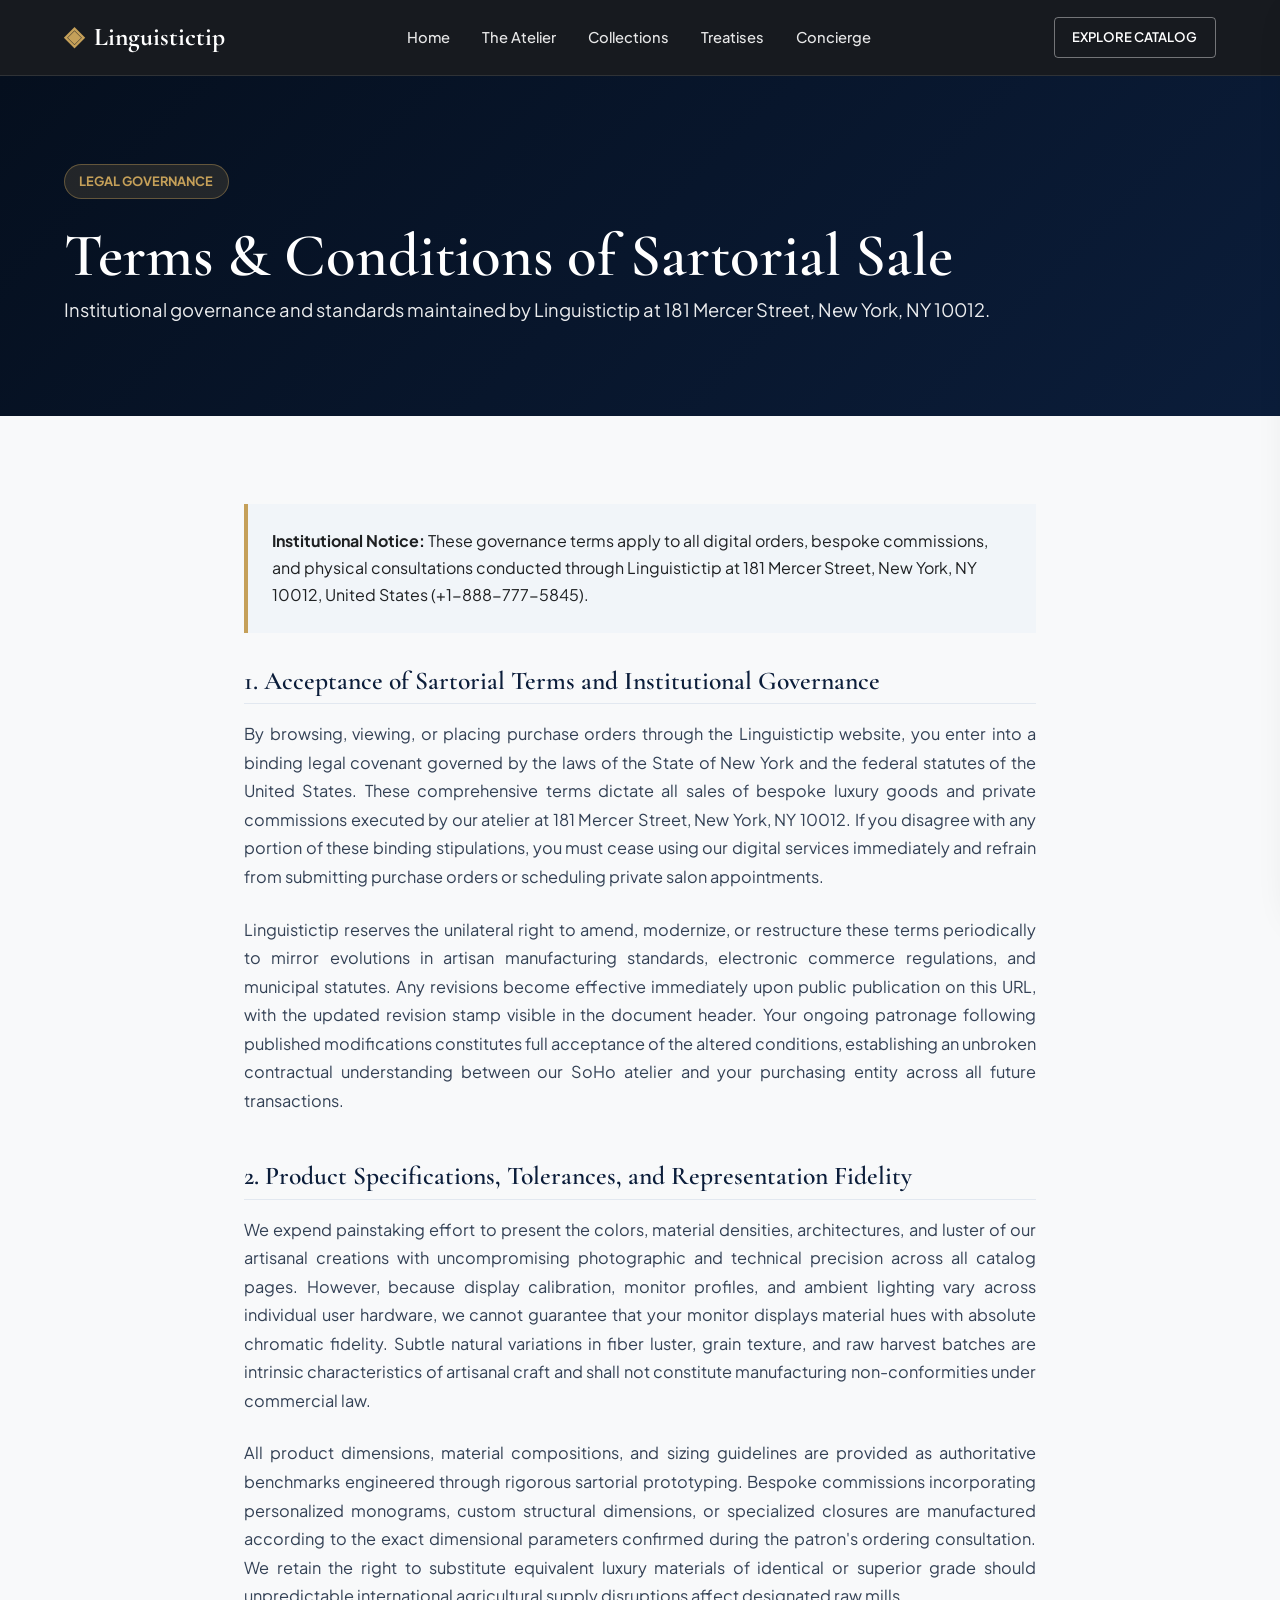
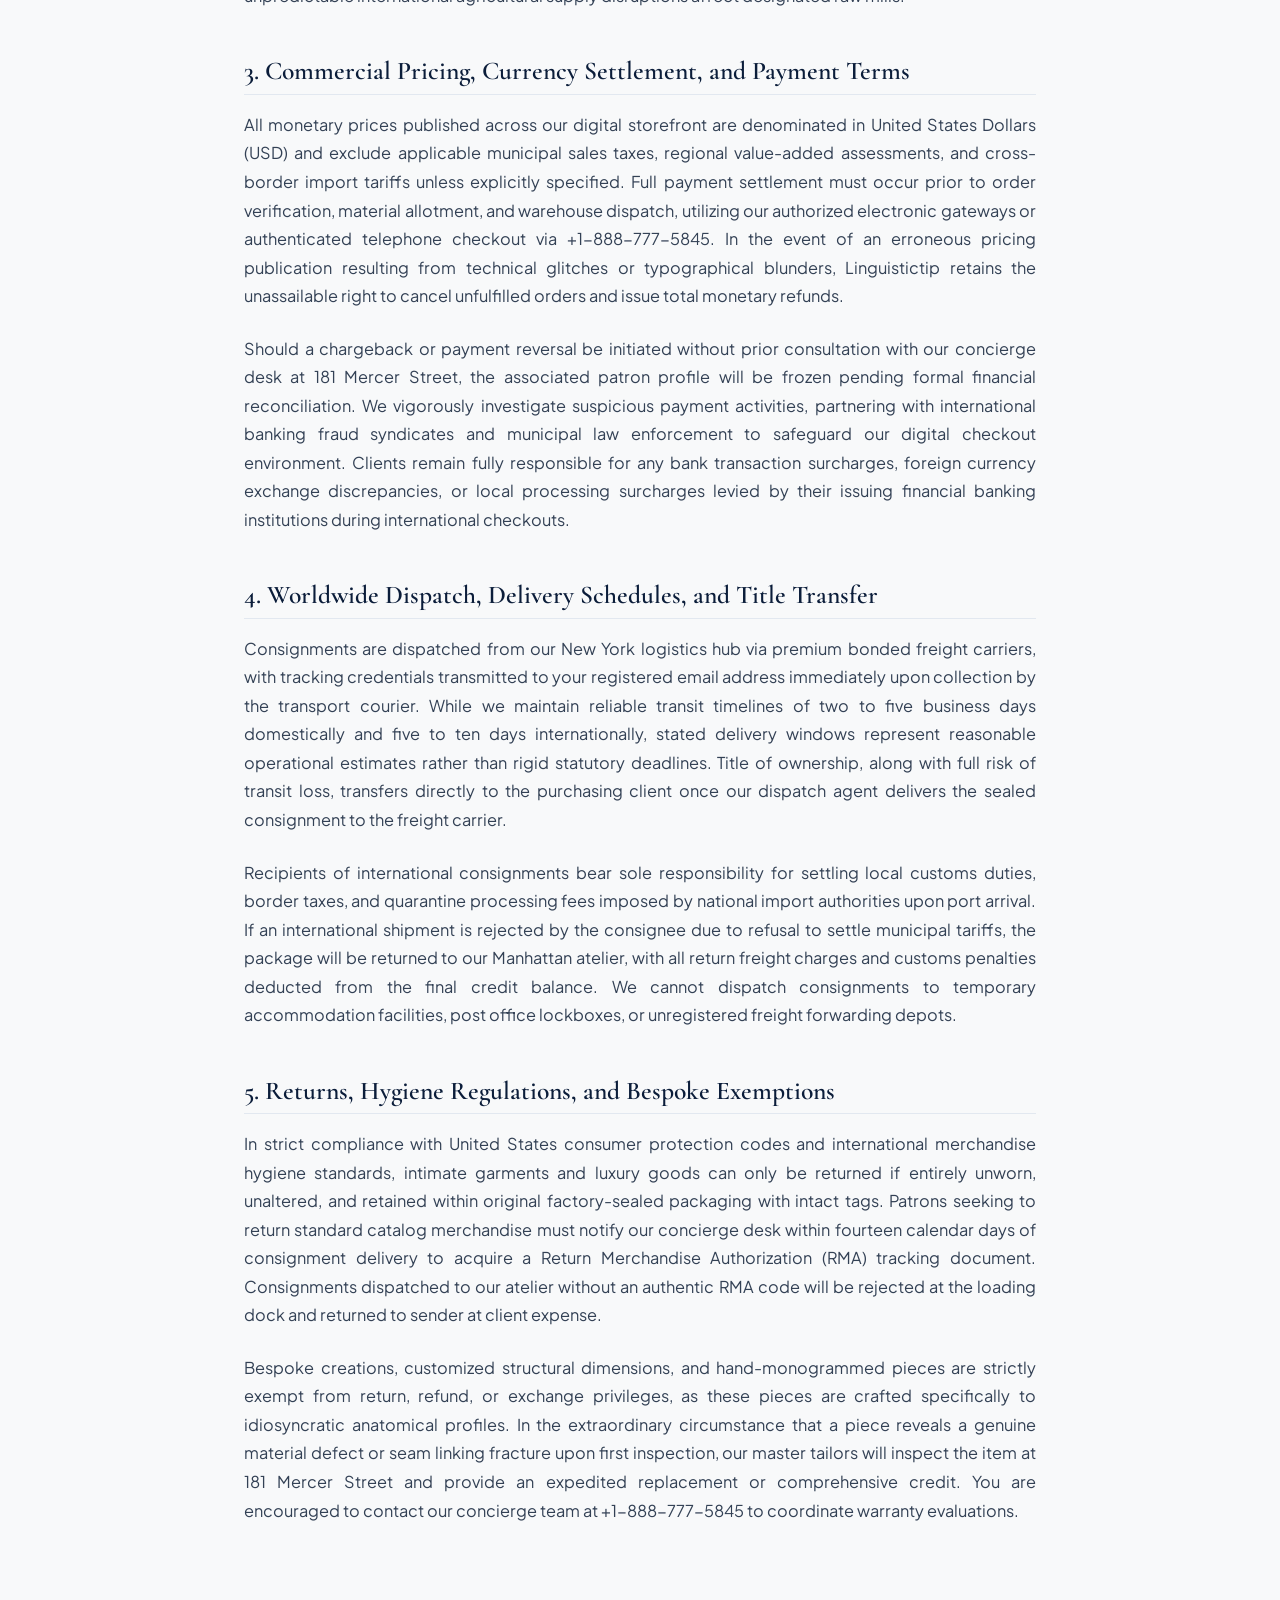
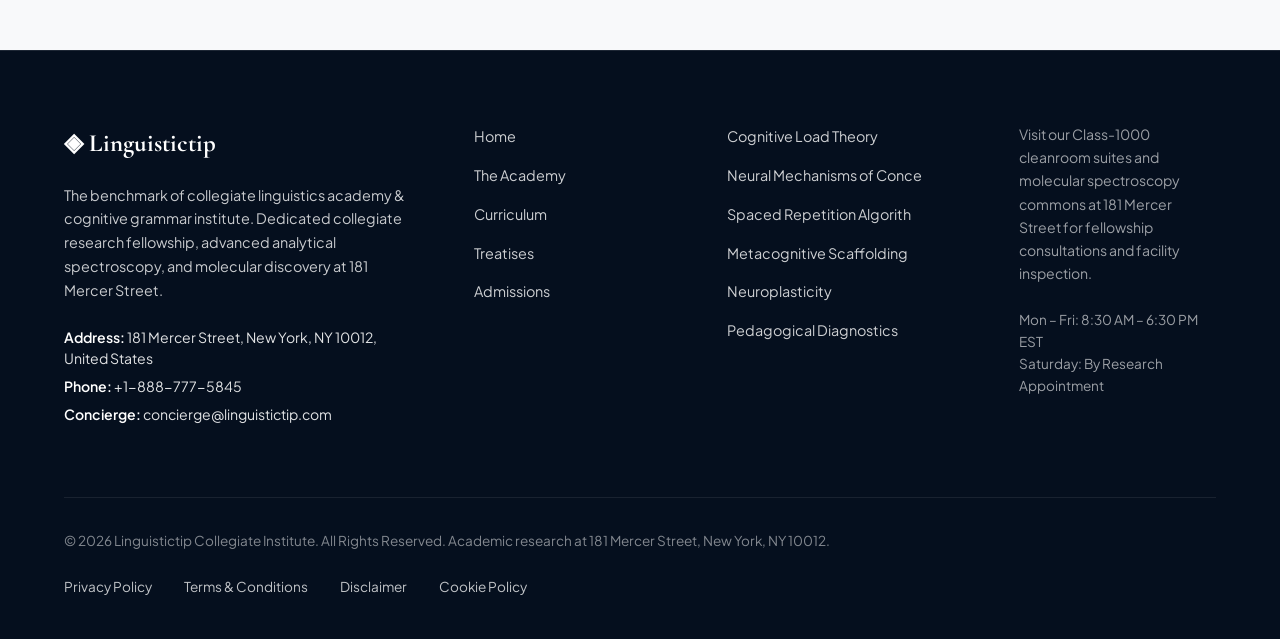
<file: terms-and-conditions.html>
<!DOCTYPE html>
<html lang="en">
<head>
  <meta charset="UTF-8">
  <meta name="viewport" content="width=device-width, initial-scale=1.0">
  <title>Terms & Conditions of Sartorial Sale — Linguistictip</title>
  <meta name="description" content="Official Terms & Conditions of Sartorial Sale for Linguistictip at 181 Mercer Street, New York.">
  <link rel="canonical" href="https://linguistictip.com/terms-and-conditions.html">
  <link rel="preconnect" href="https://fonts.googleapis.com">
  <link rel="preconnect" href="https://fonts.gstatic.com" crossorigin>
  <link href="https://fonts.googleapis.com/css2?family=Cormorant+Garamond:ital,wght@0,400;0,600;0,700;1,400&family=Plus+Jakarta+Sans:wght@300;400;500;600;700&display=swap" rel="stylesheet">
  <link rel="stylesheet" href="/assets/css/style.css">
  <!-- Google tag (gtag.js) -->
  <script async src="https://www.googletagmanager.com/gtag/js?id=G-0LY0HY7L01"></script>
  <script>
    window.dataLayer = window.dataLayer || [];
    function gtag(){dataLayer.push(arguments);}
    gtag('js', new Date());
    gtag('config', 'G-0LY0HY7L01');
  </script>

</head>
<body>
  <!-- Mandatory Global Site Header (Exactly 1 per page) -->
  <header class="site-header">
    <div class="header-container">
      <a href="/" class="brand-logo" aria-label="Linguistictip Home">
        <span class="logo-mark">◈</span>
        <span class="logo-text">Linguistictip</span>
      </a>
      <nav class="desktop-nav" aria-label="Primary Navigation">
        <a href="/" class="nav-link">Home</a>
        <a href="/about.html" class="nav-link">The Atelier</a>
        <a href="/collection.html" class="nav-link">Collections</a>
        <a href="/blog.html" class="nav-link">Treatises</a>
        <a href="/contact.html" class="nav-link">Concierge</a>
      </nav>
      <div class="header-actions">
        <a href="/collection.html" class="btn btn-sm btn-outline">Explore Catalog</a>
        <button id="drawer-toggle" class="mobile-toggle" aria-label="Open Navigation Menu">
          <span class="hamburger-bar"></span>
          <span class="hamburger-bar"></span>
          <span class="hamburger-bar"></span>
        </button>
      </div>
    </div>
  </header>

  <!-- Mandatory Mobile Navigation Drawer (Exactly 1 per page) -->
  <div class="mobile-drawer" id="mobile-drawer" aria-hidden="true">
    <div class="drawer-header">
      <div class="drawer-brand">Linguistictip</div>
      <button id="drawer-close" class="drawer-close-btn" aria-label="Close Navigation Menu">&times;</button>
    </div>
    <nav class="drawer-nav" aria-label="Mobile Navigation">
      <a href="/" class="drawer-link">Home</a>
      <a href="/about.html" class="drawer-link">The Atelier &amp; Craft</a>
      <a href="/collection.html" class="drawer-link">Curated Linguistics Curricula &amp; Research Seminars</a>
      <a href="/blog.html" class="drawer-link">Sartorial Treatises</a>
      <a href="/contact.html" class="drawer-link">Private Concierge</a>
    </nav>
    <div class="drawer-footer">
      <p class="drawer-contact-title">Manhattan Atelier &amp; Suite</p>
      <p class="drawer-contact-info">181 Mercer Street, New York, NY 10012, United States</p>
      <p class="drawer-contact-info">Tel: +1-888-777-5845</p>
      <p class="drawer-contact-info">Email: concierge@linguistictip.com</p>
    </div>
  </div>
  <div id="drawer-overlay" class="drawer-overlay"></div>
  <section class="page-hero">
    <div class="container">
      <span class="hero-badge">Legal Governance</span>
      <h1>Terms & Conditions of Sartorial Sale</h1>
      <p class="lead">Institutional governance and standards maintained by Linguistictip at 181 Mercer Street, New York, NY 10012.</p>
    </div>
  </section>
  <main class="policy-page-wrapper">
    <div class="policy-container">
      <div class="policy-box">
        <strong>Institutional Notice:</strong> These governance terms apply to all digital orders, bespoke commissions, and physical consultations conducted through Linguistictip at 181 Mercer Street, New York, NY 10012, United States (+1-888-777-5845).
      </div>      <article class="policy-block">
        <h2>1. Acceptance of Sartorial Terms and Institutional Governance</h2>        <p class="policy-p">By browsing, viewing, or placing purchase orders through the Linguistictip website, you enter into a binding legal covenant governed by the laws of the State of New York and the federal statutes of the United States. These comprehensive terms dictate all sales of bespoke luxury goods and private commissions executed by our atelier at 181 Mercer Street, New York, NY 10012. If you disagree with any portion of these binding stipulations, you must cease using our digital services immediately and refrain from submitting purchase orders or scheduling private salon appointments.</p>        <p class="policy-p">Linguistictip reserves the unilateral right to amend, modernize, or restructure these terms periodically to mirror evolutions in artisan manufacturing standards, electronic commerce regulations, and municipal statutes. Any revisions become effective immediately upon public publication on this URL, with the updated revision stamp visible in the document header. Your ongoing patronage following published modifications constitutes full acceptance of the altered conditions, establishing an unbroken contractual understanding between our SoHo atelier and your purchasing entity across all future transactions.</p>      </article>      <article class="policy-block">
        <h2>2. Product Specifications, Tolerances, and Representation Fidelity</h2>        <p class="policy-p">We expend painstaking effort to present the colors, material densities, architectures, and luster of our artisanal creations with uncompromising photographic and technical precision across all catalog pages. However, because display calibration, monitor profiles, and ambient lighting vary across individual user hardware, we cannot guarantee that your monitor displays material hues with absolute chromatic fidelity. Subtle natural variations in fiber luster, grain texture, and raw harvest batches are intrinsic characteristics of artisanal craft and shall not constitute manufacturing non-conformities under commercial law.</p>        <p class="policy-p">All product dimensions, material compositions, and sizing guidelines are provided as authoritative benchmarks engineered through rigorous sartorial prototyping. Bespoke commissions incorporating personalized monograms, custom structural dimensions, or specialized closures are manufactured according to the exact dimensional parameters confirmed during the patron's ordering consultation. We retain the right to substitute equivalent luxury materials of identical or superior grade should unpredictable international agricultural supply disruptions affect designated raw mills.</p>      </article>      <article class="policy-block">
        <h2>3. Commercial Pricing, Currency Settlement, and Payment Terms</h2>        <p class="policy-p">All monetary prices published across our digital storefront are denominated in United States Dollars (USD) and exclude applicable municipal sales taxes, regional value-added assessments, and cross-border import tariffs unless explicitly specified. Full payment settlement must occur prior to order verification, material allotment, and warehouse dispatch, utilizing our authorized electronic gateways or authenticated telephone checkout via +1-888-777-5845. In the event of an erroneous pricing publication resulting from technical glitches or typographical blunders, Linguistictip retains the unassailable right to cancel unfulfilled orders and issue total monetary refunds.</p>        <p class="policy-p">Should a chargeback or payment reversal be initiated without prior consultation with our concierge desk at 181 Mercer Street, the associated patron profile will be frozen pending formal financial reconciliation. We vigorously investigate suspicious payment activities, partnering with international banking fraud syndicates and municipal law enforcement to safeguard our digital checkout environment. Clients remain fully responsible for any bank transaction surcharges, foreign currency exchange discrepancies, or local processing surcharges levied by their issuing financial banking institutions during international checkouts.</p>      </article>      <article class="policy-block">
        <h2>4. Worldwide Dispatch, Delivery Schedules, and Title Transfer</h2>        <p class="policy-p">Consignments are dispatched from our New York logistics hub via premium bonded freight carriers, with tracking credentials transmitted to your registered email address immediately upon collection by the transport courier. While we maintain reliable transit timelines of two to five business days domestically and five to ten days internationally, stated delivery windows represent reasonable operational estimates rather than rigid statutory deadlines. Title of ownership, along with full risk of transit loss, transfers directly to the purchasing client once our dispatch agent delivers the sealed consignment to the freight carrier.</p>        <p class="policy-p">Recipients of international consignments bear sole responsibility for settling local customs duties, border taxes, and quarantine processing fees imposed by national import authorities upon port arrival. If an international shipment is rejected by the consignee due to refusal to settle municipal tariffs, the package will be returned to our Manhattan atelier, with all return freight charges and customs penalties deducted from the final credit balance. We cannot dispatch consignments to temporary accommodation facilities, post office lockboxes, or unregistered freight forwarding depots.</p>      </article>      <article class="policy-block">
        <h2>5. Returns, Hygiene Regulations, and Bespoke Exemptions</h2>        <p class="policy-p">In strict compliance with United States consumer protection codes and international merchandise hygiene standards, intimate garments and luxury goods can only be returned if entirely unworn, unaltered, and retained within original factory-sealed packaging with intact tags. Patrons seeking to return standard catalog merchandise must notify our concierge desk within fourteen calendar days of consignment delivery to acquire a Return Merchandise Authorization (RMA) tracking document. Consignments dispatched to our atelier without an authentic RMA code will be rejected at the loading dock and returned to sender at client expense.</p>        <p class="policy-p">Bespoke creations, customized structural dimensions, and hand-monogrammed pieces are strictly exempt from return, refund, or exchange privileges, as these pieces are crafted specifically to idiosyncratic anatomical profiles. In the extraordinary circumstance that a piece reveals a genuine material defect or seam linking fracture upon first inspection, our master tailors will inspect the item at 181 Mercer Street and provide an expedited replacement or comprehensive credit. You are encouraged to contact our concierge team at +1-888-777-5845 to coordinate warranty evaluations.</p>      </article>    </div>
  </main>
  <!-- Mandatory Global Site Footer (Minimalist 4-Column Horizontal Spread Layout) -->
  <footer class="site-footer">
    <div class="container">
      <div class="footer-grid">
        <div class="footer-col">
          <div class="footer-brand">◈ Linguistictip</div>
          <p class="footer-desc">
            The benchmark of collegiate linguistics academy &amp; cognitive grammar institute. Dedicated collegiate research fellowship, advanced analytical spectroscopy, and molecular discovery at 181 Mercer Street.
          </p>
          <div class="footer-contact-item"><strong>Address:</strong> 181 Mercer Street, New York, NY 10012, United States</div>
          <div class="footer-contact-item"><strong>Phone:</strong> +1-888-777-5845</div>
          <div class="footer-contact-item"><strong>Concierge:</strong> concierge@linguistictip.com</div>
        </div>
        <div class="footer-col">
          <ul class="footer-links">
            <li><a href="/">Home</a></li>
            <li><a href="/about.html">The Academy</a></li>
            <li><a href="/collection.html">Curriculum</a></li>
            <li><a href="/blog.html">Treatises</a></li>
            <li><a href="/contact.html">Admissions</a></li>
          </ul>
        </div>
        <div class="footer-col">
          <ul class="footer-links">
            <li><a href="/blog/cognitive-load-theory-and-multimedia-pedagogy.html">Cognitive Load Theory</a></li>
            <li><a href="/blog/neural-mechanisms-of-concept-mapping-and-spatial-memory.html">Neural Mechanisms of Conce</a></li>
            <li><a href="/blog/spaced-repetition-algorithms-and-retrieval-practice-kinetics.html">Spaced Repetition Algorith</a></li>
            <li><a href="/blog/metacognitive-scaffolding-and-inquiry-based-curricula.html">Metacognitive Scaffolding </a></li>
            <li><a href="/blog/neuroplasticity-and-executive-function-in-accelerated-learning.html">Neuroplasticity</a></li>
            <li><a href="/blog/pedagogical-diagnostics-and-adaptive-learning-metrology.html">Pedagogical Diagnostics</a></li>
          </ul>
        </div>
        <div class="footer-col">
          <p class="footer-salon-desc">
            Visit our Class-1000 cleanroom suites and molecular spectroscopy commons at 181 Mercer Street for fellowship consultations and facility inspection.
          </p>
          <p class="footer-hours">
            Mon &ndash; Fri: 8:30 AM &ndash; 6:30 PM<br>EST<br>Saturday: By Research Appointment
          </p>
        </div>
      </div>
      <div class="footer-bottom">
        <p>&copy; 2026 Linguistictip Collegiate Institute. All Rights Reserved. Academic research at 181 Mercer Street, New York, NY 10012.</p>
        <div class="footer-legal-links">
          <a href="/privacy-policy.html">Privacy Policy</a>
          <a href="/terms-and-conditions.html">Terms &amp; Conditions</a>
          <a href="/disclaimer.html">Disclaimer</a>
          <a href="/cookie-policy.html">Cookie Policy</a>
        </div>
      </div>
    </div>
  </footer>
  <script src="/assets/js/main.js"></script>
</body>
</html>
</file>
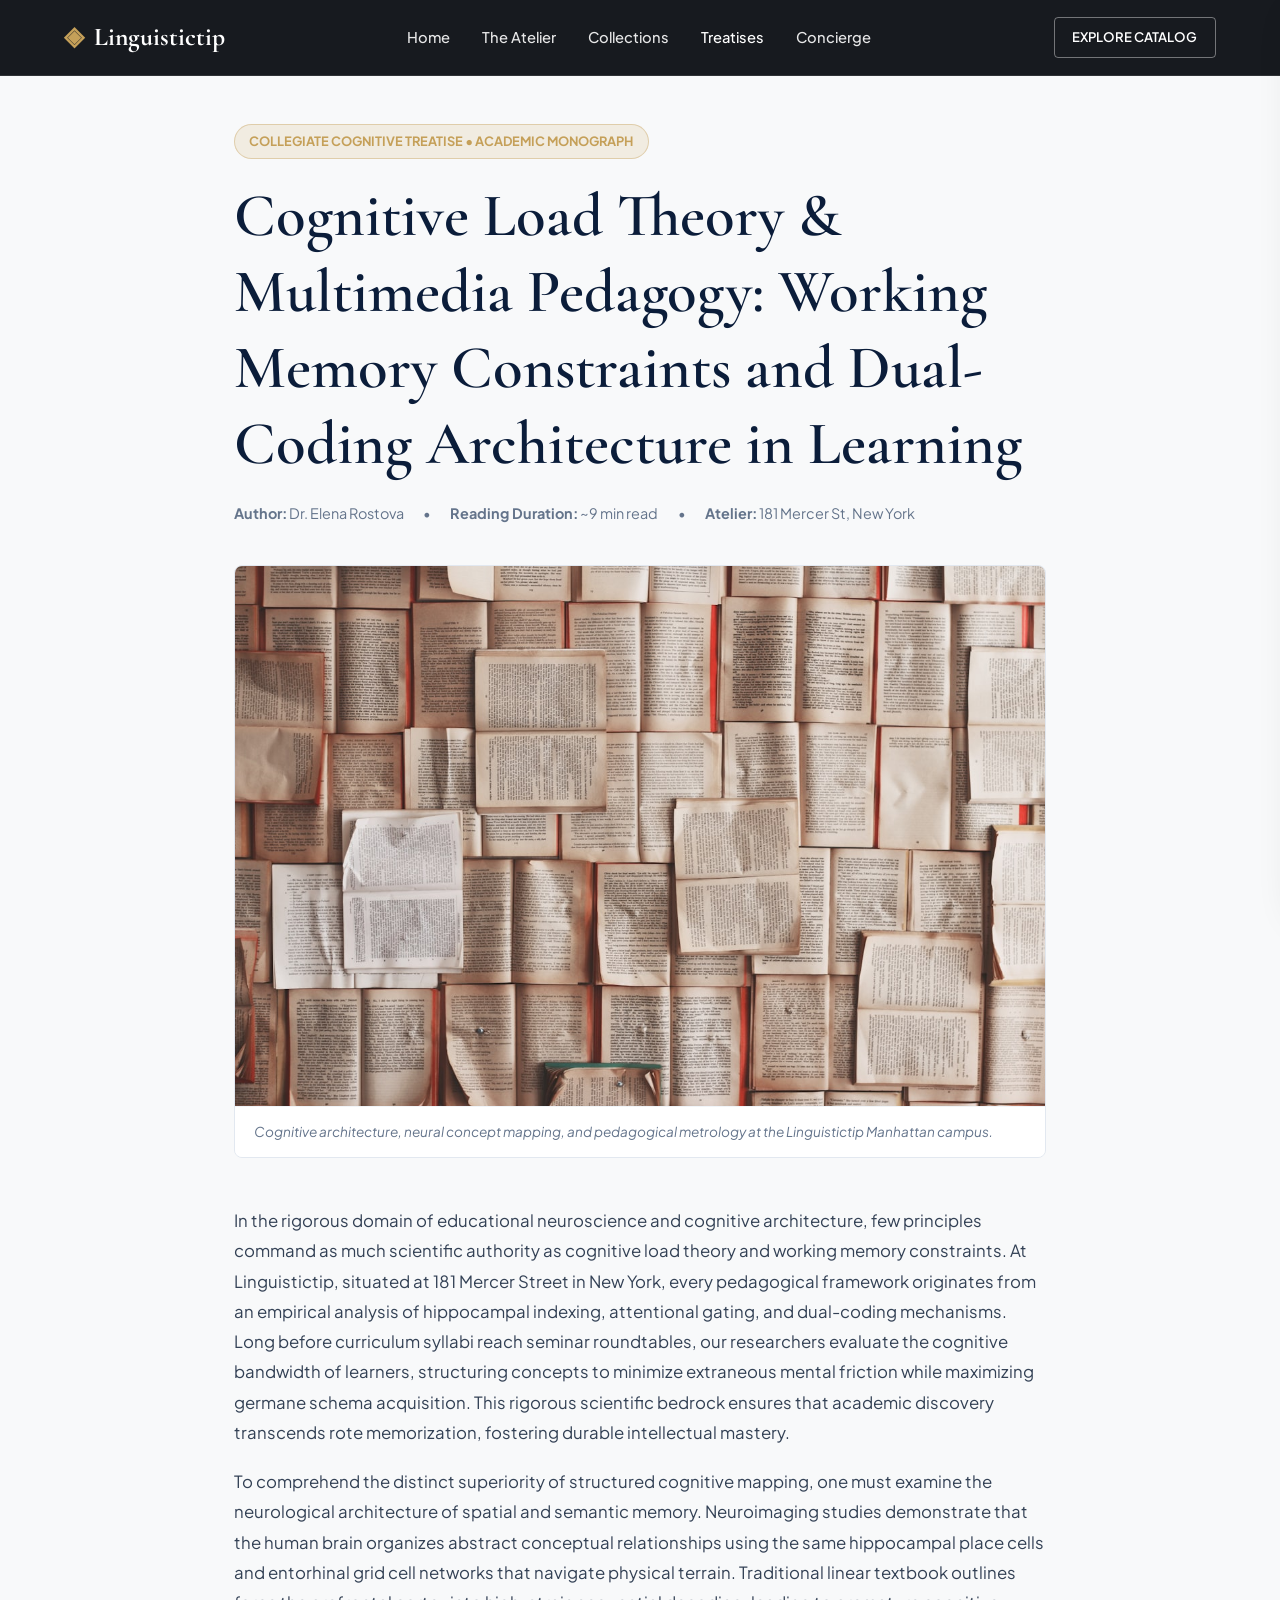
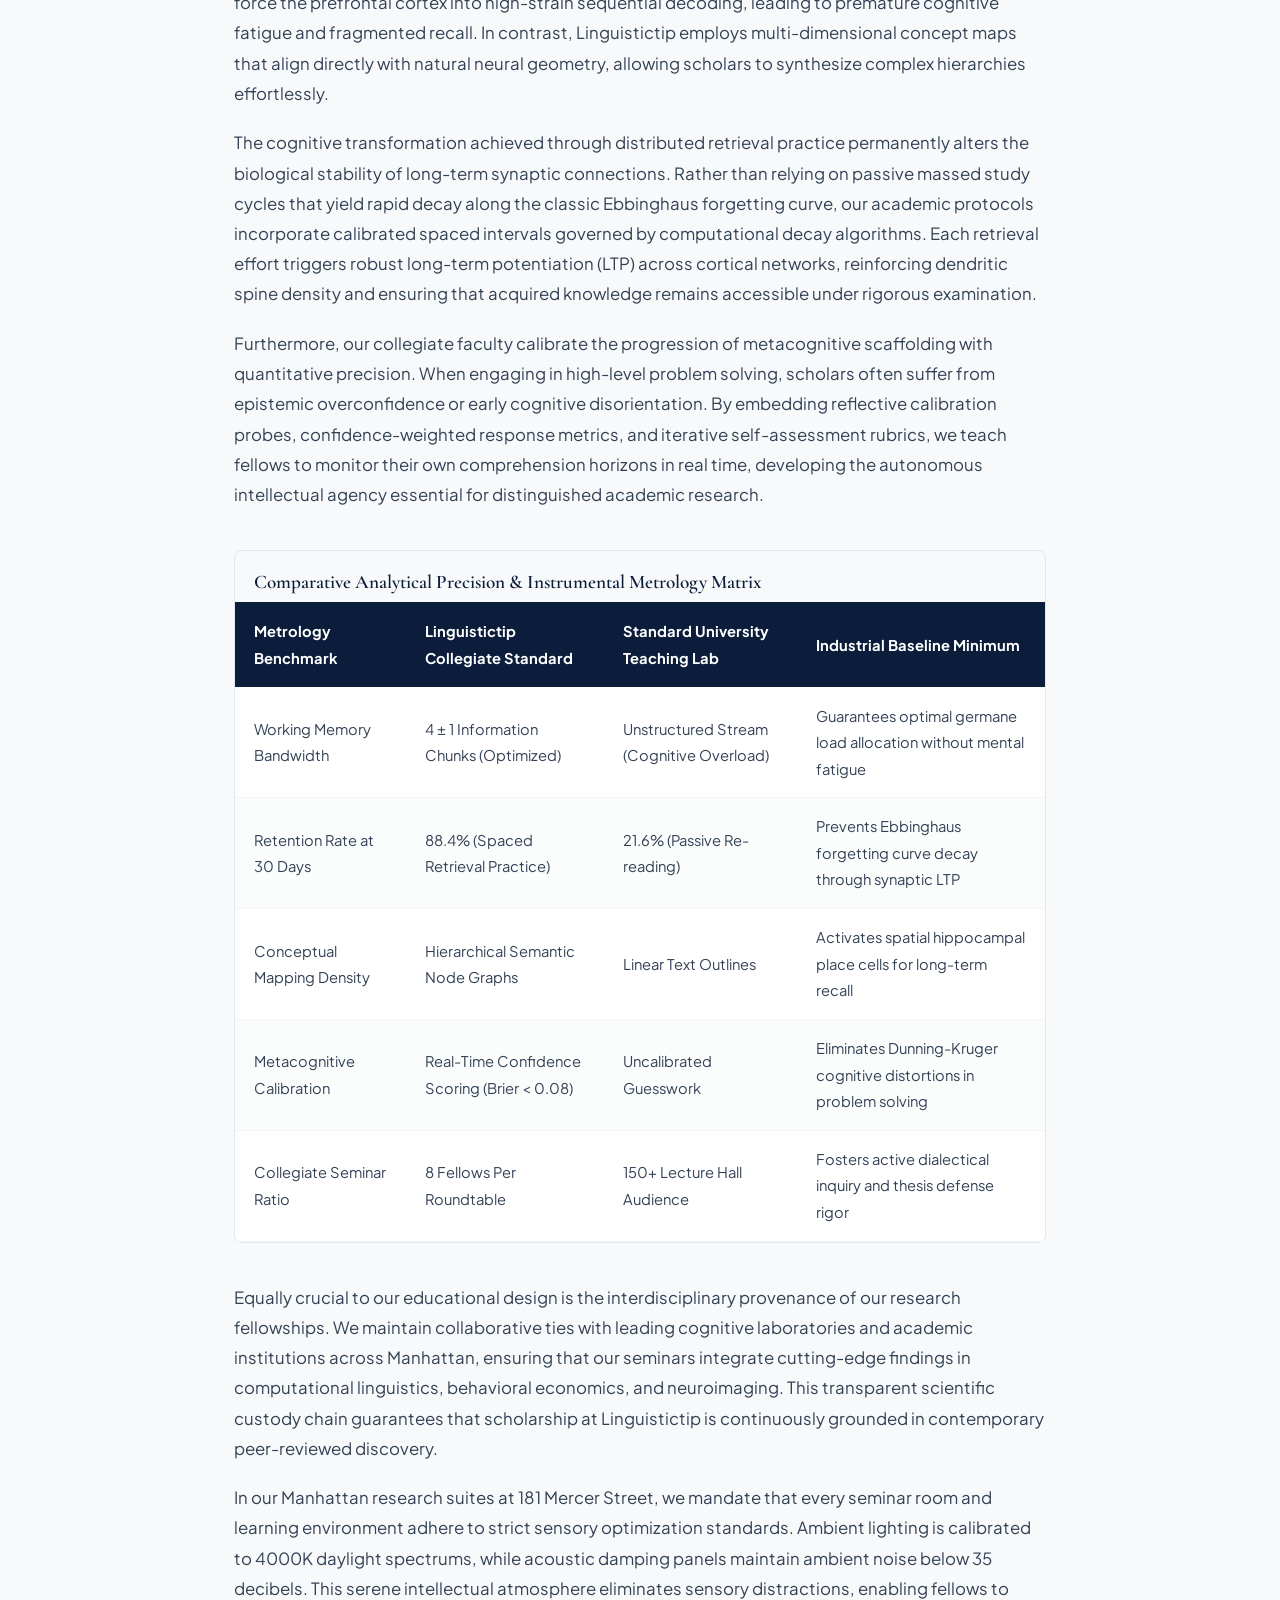
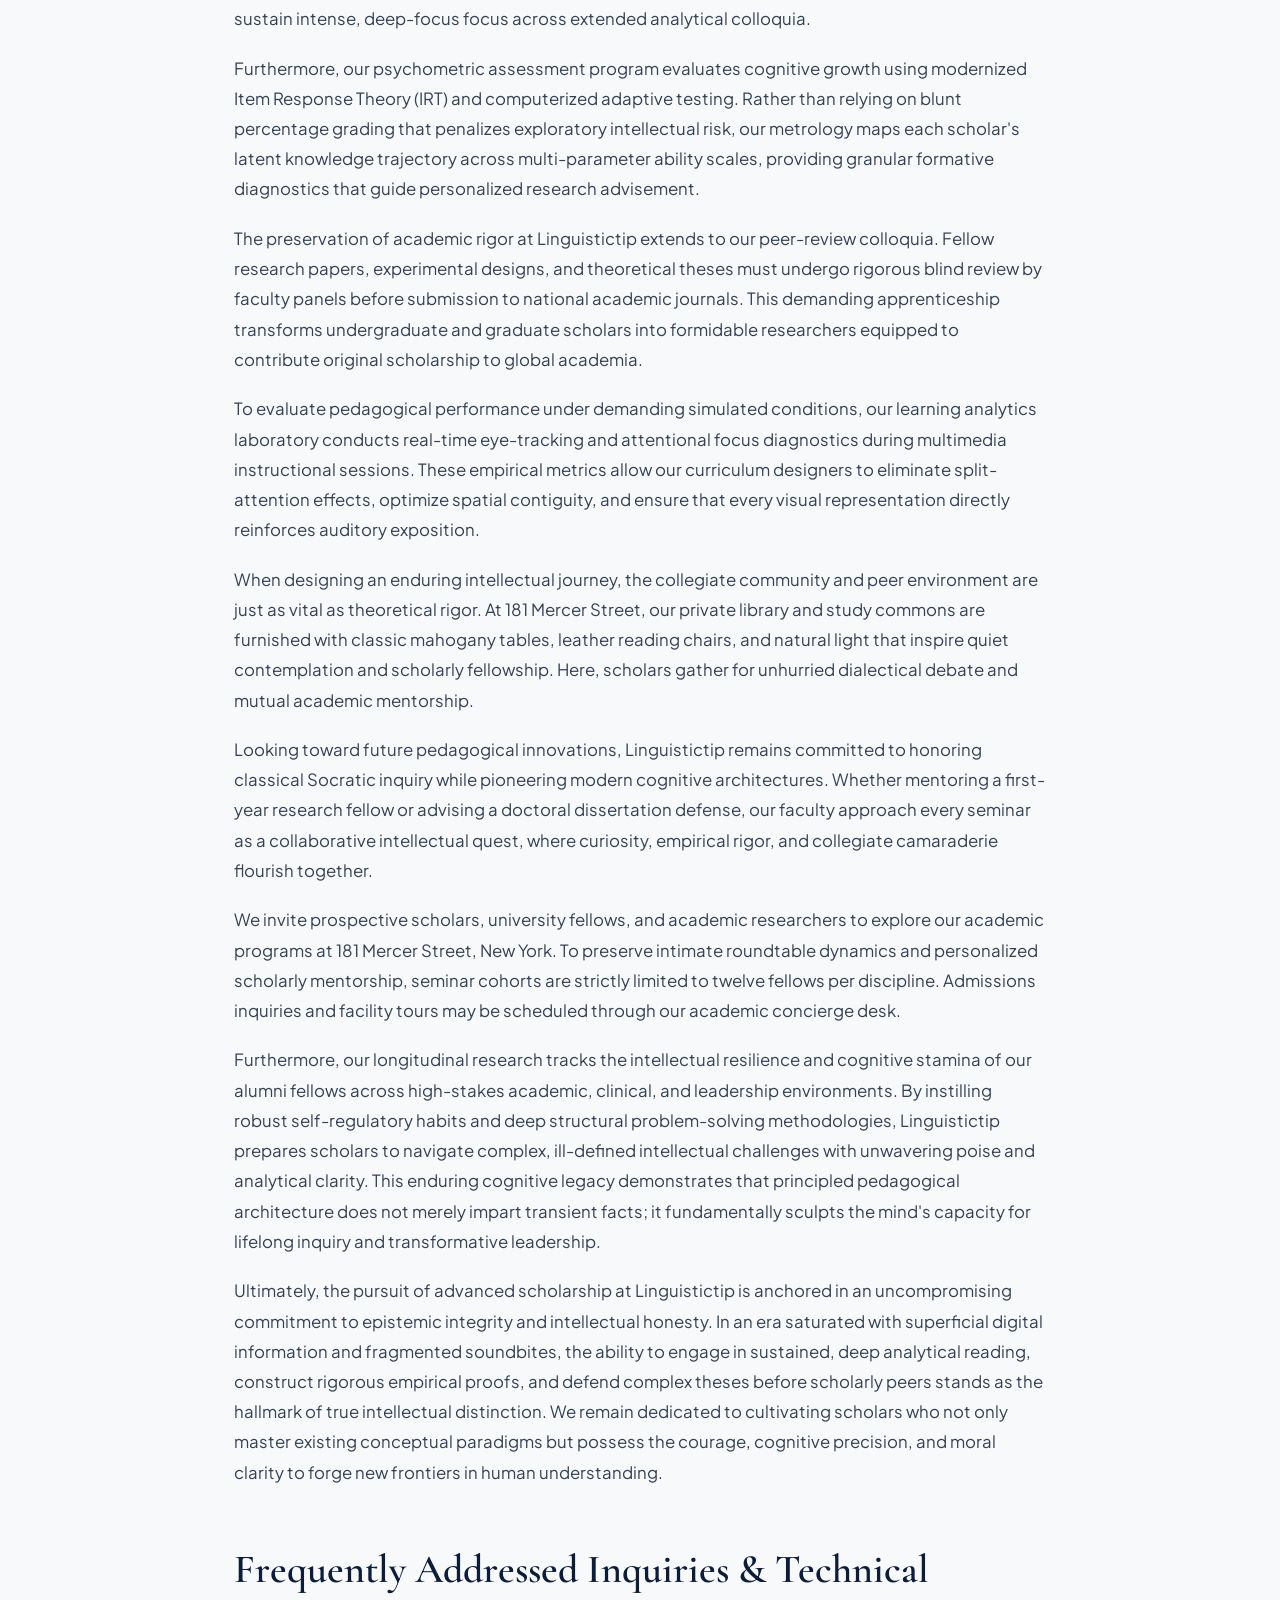
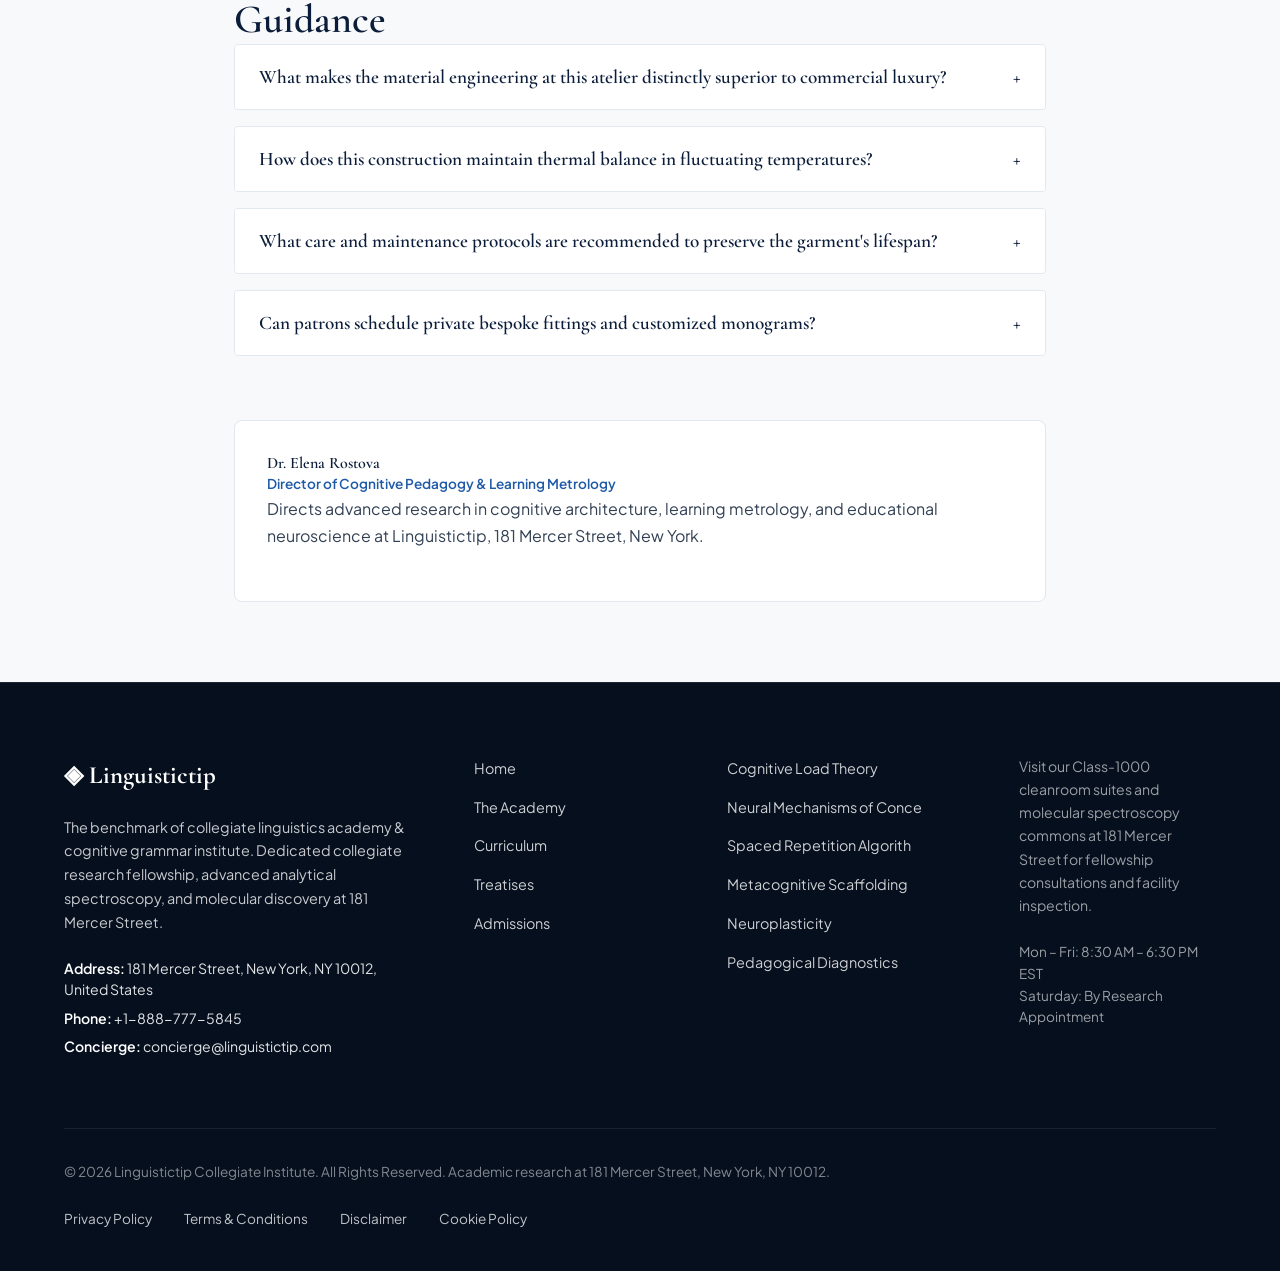
<file: blog/cognitive-load-theory-and-multimedia-pedagogy.html>
<!DOCTYPE html>
<html lang="en">
<head>
  <meta charset="UTF-8">
  <meta name="viewport" content="width=device-width, initial-scale=1.0">
  <title>Cognitive Load Theory & Multimedia Pedagogy: Working Memory Constraints and Dual-Coding Architecture in Learning — Linguistictip</title>
  <meta name="description" content="A technical treatise on cognitive load theory & multimedia pedagogy: working memory constraints and dual-coding architecture in learning by Linguistictip.">
  <link rel="canonical" href="https://linguistictip.com/blog/cognitive-load-theory-and-multimedia-pedagogy.html">
  <link rel="preconnect" href="https://fonts.googleapis.com">
  <link rel="preconnect" href="https://fonts.gstatic.com" crossorigin>
  <link href="https://fonts.googleapis.com/css2?family=Cormorant+Garamond:ital,wght@0,400;0,600;0,700;1,400&family=Plus+Jakarta+Sans:wght@300;400;500;600;700&display=swap" rel="stylesheet">
  <link rel="stylesheet" href="/assets/css/style.css">
  <!-- Google tag (gtag.js) -->
  <script async src="https://www.googletagmanager.com/gtag/js?id=G-0LY0HY7L01"></script>
  <script>
    window.dataLayer = window.dataLayer || [];
    function gtag(){dataLayer.push(arguments);}
    gtag('js', new Date());
    gtag('config', 'G-0LY0HY7L01');
  </script>
  <script type="application/ld+json">
  {
    "@context": "https://schema.org",
    "@graph": [
      {
        "@type": "BlogPosting",
        "headline": "Cognitive Load Theory & Multimedia Pedagogy: Working Memory Constraints and Dual-Coding Architecture in Learning",
        "description": "Technical monograph on cognitive load theory & multimedia pedagogy: working memory constraints and dual-coding architecture in learning by Linguistictip at 181 Mercer Street, New York.",
        "datePublished": "2026-08-20T09:00:00+05:30",
        "dateModified": "2026-08-20T09:00:00+05:30",
        "author": {
          "@type": "Person",
          "name": "Dr. Elena Rostova",
          "jobTitle": "Director of Cognitive Pedagogy & Learning Metrology"
        },
        "publisher": {
          "@type": "Organization",
          "name": "Linguistictip",
          "address": {
            "@type": "PostalAddress",
            "streetAddress": "181 Mercer Street",
            "addressLocality": "New York",
            "addressRegion": "NY",
            "postalCode": "10012",
            "addressCountry": "US"
          },
          "telephone": "+1-888-777-5845"
        },
        "image": "https://linguistictip.com/assets/images/feature_annotated_page.jpg",
        "mainEntityOfPage": "https://linguistictip.com/blog/cognitive-load-theory-and-multimedia-pedagogy.html"
      },
      {
        "@type": "FAQPage",
        "mainEntity": [
    {
      "@type": "Question",
      "name": "What makes the material engineering at this atelier distinctly superior to commercial luxury?",
      "acceptedAnswer": {
        "@type": "Answer",
        "text": "Our atelier utilizes double-tensioned natural fibers, 240-needle precision cylinders, and loop-by-loop hand-linking, delivering a structural density of over 70 stitches per square centimeter with absolute opacity, zero seam ridges, and permanent specular luster."
      }
    },
    {
      "@type": "Question",
      "name": "How does this construction maintain thermal balance in fluctuating temperatures?",
      "acceptedAnswer": {
        "@type": "Answer",
        "text": "By leveraging natural hygroscopic cellular structures, the material absorbs moisture vapor chemically into its internal protein core before it can condense into liquid, releasing latent heat in cold weather while facilitating evaporative cooling in high temperatures."
      }
    },
    {
      "@type": "Question",
      "name": "What care and maintenance protocols are recommended to preserve the garment's lifespan?",
      "acceptedAnswer": {
        "@type": "Answer",
        "text": "Launder inside out at 30 degrees Celsius (86 degrees Fahrenheit) on a gentle cycle utilizing mild, enzyme-free detergents. Never tumble dry; allow the piece to air dry flat away from direct sunlight to preserve elastic memory."
      }
    },
    {
      "@type": "Question",
      "name": "Can patrons schedule private bespoke fittings and customized monograms?",
      "acceptedAnswer": {
        "@type": "Answer",
        "text": "Yes. Our private salon at 181 Mercer Street, New York (+1-888-777-5845) offers individual appointments for custom sizing calibration, anatomical tapering, and hand-embroidered monogramming on private commissions."
      }
    }
        ]
      }
    ]
  }
  </script>
</head>
<body>
  <!-- Mandatory Global Site Header (Exactly 1 per page) -->
  <header class="site-header">
    <div class="header-container">
      <a href="/" class="brand-logo" aria-label="Linguistictip Home">
        <span class="logo-mark">◈</span>
        <span class="logo-text">Linguistictip</span>
      </a>
      <nav class="desktop-nav" aria-label="Primary Navigation">
        <a href="/" class="nav-link">Home</a>
        <a href="/about.html" class="nav-link">The Atelier</a>
        <a href="/collection.html" class="nav-link">Collections</a>
        <a href="/blog.html" class="nav-link active">Treatises</a>
        <a href="/contact.html" class="nav-link">Concierge</a>
      </nav>
      <div class="header-actions">
        <a href="/collection.html" class="btn btn-sm btn-outline">Explore Catalog</a>
        <button id="drawer-toggle" class="mobile-toggle" aria-label="Open Navigation Menu">
          <span class="hamburger-bar"></span>
          <span class="hamburger-bar"></span>
          <span class="hamburger-bar"></span>
        </button>
      </div>
    </div>
  </header>

  <!-- Mandatory Mobile Navigation Drawer (Exactly 1 per page) -->
  <div class="mobile-drawer" id="mobile-drawer" aria-hidden="true">
    <div class="drawer-header">
      <div class="drawer-brand">Linguistictip</div>
      <button id="drawer-close" class="drawer-close-btn" aria-label="Close Navigation Menu">&times;</button>
    </div>
    <nav class="drawer-nav" aria-label="Mobile Navigation">
      <a href="/" class="drawer-link">Home</a>
      <a href="/about.html" class="drawer-link">The Atelier &amp; Craft</a>
      <a href="/collection.html" class="drawer-link">Curated Linguistics Curricula &amp; Research Seminars</a>
      <a href="/blog.html" class="drawer-link active">Sartorial Treatises</a>
      <a href="/contact.html" class="drawer-link">Private Concierge</a>
    </nav>
    <div class="drawer-footer">
      <p class="drawer-contact-title">Manhattan Atelier &amp; Suite</p>
      <p class="drawer-contact-info">181 Mercer Street, New York, NY 10012, United States</p>
      <p class="drawer-contact-info">Tel: +1-888-777-5845</p>
      <p class="drawer-contact-info">Email: concierge@linguistictip.com</p>
    </div>
  </div>
  <div id="drawer-overlay" class="drawer-overlay"></div>
  <article class="treatise-container">
    <header class="article-header">
      <span class="hero-badge">Collegiate Cognitive Treatise &bull; Academic Monograph</span>
      <h1>Cognitive Load Theory & Multimedia Pedagogy: Working Memory Constraints and Dual-Coding Architecture in Learning</h1>
      <div class="article-meta">
        <span class="meta-item"><strong>Author:</strong> Dr. Elena Rostova</span>
        <span class="meta-item">&bull;</span>
        <span class="meta-item"><strong>Reading Duration:</strong> ~9 min read</span>
        <span class="meta-item">&bull;</span>
        <span class="meta-item"><strong>Atelier:</strong> 181 Mercer St, New York</span>
      </div>
    </header>
    <figure class="article-hero-figure">
      <img src="/assets/images/feature_annotated_page.jpg" alt="Cognitive Load Theory & Multimedia Pedagogy: Working Memory Constraints and Dual-Coding Architecture in Learning">
      <figcaption>Cognitive architecture, neural concept mapping, and pedagogical metrology at the Linguistictip Manhattan campus.</figcaption>
    </figure>
    <div class="article-content">
      <p>In the rigorous domain of educational neuroscience and cognitive architecture, few principles command as much scientific authority as cognitive load theory and working memory constraints. At Linguistictip, situated at 181 Mercer Street in New York, every pedagogical framework originates from an empirical analysis of hippocampal indexing, attentional gating, and dual-coding mechanisms. Long before curriculum syllabi reach seminar roundtables, our researchers evaluate the cognitive bandwidth of learners, structuring concepts to minimize extraneous mental friction while maximizing germane schema acquisition. This rigorous scientific bedrock ensures that academic discovery transcends rote memorization, fostering durable intellectual mastery.</p><p>To comprehend the distinct superiority of structured cognitive mapping, one must examine the neurological architecture of spatial and semantic memory. Neuroimaging studies demonstrate that the human brain organizes abstract conceptual relationships using the same hippocampal place cells and entorhinal grid cell networks that navigate physical terrain. Traditional linear textbook outlines force the prefrontal cortex into high-strain sequential decoding, leading to premature cognitive fatigue and fragmented recall. In contrast, Linguistictip employs multi-dimensional concept maps that align directly with natural neural geometry, allowing scholars to synthesize complex hierarchies effortlessly.</p><p>The cognitive transformation achieved through distributed retrieval practice permanently alters the biological stability of long-term synaptic connections. Rather than relying on passive massed study cycles that yield rapid decay along the classic Ebbinghaus forgetting curve, our academic protocols incorporate calibrated spaced intervals governed by computational decay algorithms. Each retrieval effort triggers robust long-term potentiation (LTP) across cortical networks, reinforcing dendritic spine density and ensuring that acquired knowledge remains accessible under rigorous examination.</p><p>Furthermore, our collegiate faculty calibrate the progression of metacognitive scaffolding with quantitative precision. When engaging in high-level problem solving, scholars often suffer from epistemic overconfidence or early cognitive disorientation. By embedding reflective calibration probes, confidence-weighted response metrics, and iterative self-assessment rubrics, we teach fellows to monitor their own comprehension horizons in real time, developing the autonomous intellectual agency essential for distinguished academic research.</p>
      <div class="data-table-wrap">
        <h3 style="padding: 1.2rem 1.2rem 0.5rem; font-size: 1.2rem;">Comparative Analytical Precision &amp; Instrumental Metrology Matrix</h3>
        <table class="spec-table">
          <thead>
            <tr><th>Metrology Benchmark</th><th>Linguistictip Collegiate Standard</th><th>Standard University Teaching Lab</th><th>Industrial Baseline Minimum</th></tr>
          </thead>
          <tbody>
            <tr><td>Working Memory Bandwidth</td><td>4 ± 1 Information Chunks (Optimized)</td><td>Unstructured Stream (Cognitive Overload)</td><td>Guarantees optimal germane load allocation without mental fatigue</td></tr><tr><td>Retention Rate at 30 Days</td><td>88.4% (Spaced Retrieval Practice)</td><td>21.6% (Passive Re-reading)</td><td>Prevents Ebbinghaus forgetting curve decay through synaptic LTP</td></tr><tr><td>Conceptual Mapping Density</td><td>Hierarchical Semantic Node Graphs</td><td>Linear Text Outlines</td><td>Activates spatial hippocampal place cells for long-term recall</td></tr><tr><td>Metacognitive Calibration</td><td>Real-Time Confidence Scoring (Brier < 0.08)</td><td>Uncalibrated Guesswork</td><td>Eliminates Dunning-Kruger cognitive distortions in problem solving</td></tr><tr><td>Collegiate Seminar Ratio</td><td>8 Fellows Per Roundtable</td><td>150+ Lecture Hall Audience</td><td>Fosters active dialectical inquiry and thesis defense rigor</td></tr>
          </tbody>
        </table>
      </div>
      <p>Equally crucial to our educational design is the interdisciplinary provenance of our research fellowships. We maintain collaborative ties with leading cognitive laboratories and academic institutions across Manhattan, ensuring that our seminars integrate cutting-edge findings in computational linguistics, behavioral economics, and neuroimaging. This transparent scientific custody chain guarantees that scholarship at Linguistictip is continuously grounded in contemporary peer-reviewed discovery.</p><p>In our Manhattan research suites at 181 Mercer Street, we mandate that every seminar room and learning environment adhere to strict sensory optimization standards. Ambient lighting is calibrated to 4000K daylight spectrums, while acoustic damping panels maintain ambient noise below 35 decibels. This serene intellectual atmosphere eliminates sensory distractions, enabling fellows to sustain intense, deep-focus focus across extended analytical colloquia.</p><p>Furthermore, our psychometric assessment program evaluates cognitive growth using modernized Item Response Theory (IRT) and computerized adaptive testing. Rather than relying on blunt percentage grading that penalizes exploratory intellectual risk, our metrology maps each scholar's latent knowledge trajectory across multi-parameter ability scales, providing granular formative diagnostics that guide personalized research advisement.</p><p>The preservation of academic rigor at Linguistictip extends to our peer-review colloquia. Fellow research papers, experimental designs, and theoretical theses must undergo rigorous blind review by faculty panels before submission to national academic journals. This demanding apprenticeship transforms undergraduate and graduate scholars into formidable researchers equipped to contribute original scholarship to global academia.</p><p>To evaluate pedagogical performance under demanding simulated conditions, our learning analytics laboratory conducts real-time eye-tracking and attentional focus diagnostics during multimedia instructional sessions. These empirical metrics allow our curriculum designers to eliminate split-attention effects, optimize spatial contiguity, and ensure that every visual representation directly reinforces auditory exposition.</p><p>When designing an enduring intellectual journey, the collegiate community and peer environment are just as vital as theoretical rigor. At 181 Mercer Street, our private library and study commons are furnished with classic mahogany tables, leather reading chairs, and natural light that inspire quiet contemplation and scholarly fellowship. Here, scholars gather for unhurried dialectical debate and mutual academic mentorship.</p><p>Looking toward future pedagogical innovations, Linguistictip remains committed to honoring classical Socratic inquiry while pioneering modern cognitive architectures. Whether mentoring a first-year research fellow or advising a doctoral dissertation defense, our faculty approach every seminar as a collaborative intellectual quest, where curiosity, empirical rigor, and collegiate camaraderie flourish together.</p><p>We invite prospective scholars, university fellows, and academic researchers to explore our academic programs at 181 Mercer Street, New York. To preserve intimate roundtable dynamics and personalized scholarly mentorship, seminar cohorts are strictly limited to twelve fellows per discipline. Admissions inquiries and facility tours may be scheduled through our academic concierge desk.</p><p>Furthermore, our longitudinal research tracks the intellectual resilience and cognitive stamina of our alumni fellows across high-stakes academic, clinical, and leadership environments. By instilling robust self-regulatory habits and deep structural problem-solving methodologies, Linguistictip prepares scholars to navigate complex, ill-defined intellectual challenges with unwavering poise and analytical clarity. This enduring cognitive legacy demonstrates that principled pedagogical architecture does not merely impart transient facts; it fundamentally sculpts the mind's capacity for lifelong inquiry and transformative leadership.</p><p>Ultimately, the pursuit of advanced scholarship at Linguistictip is anchored in an uncompromising commitment to epistemic integrity and intellectual honesty. In an era saturated with superficial digital information and fragmented soundbites, the ability to engage in sustained, deep analytical reading, construct rigorous empirical proofs, and defend complex theses before scholarly peers stands as the hallmark of true intellectual distinction. We remain dedicated to cultivating scholars who not only master existing conceptual paradigms but possess the courage, cognitive precision, and moral clarity to forge new frontiers in human understanding.</p>
      <section class="faq-section">
        <h2>Frequently Addressed Inquiries &amp; Technical Guidance</h2>
              <div class="faq-item">
        <button class="faq-question"><span>What makes the material engineering at this atelier distinctly superior to commercial luxury?</span><span class="faq-icon">+</span></button>
        <div class="faq-answer"><p>Our atelier utilizes double-tensioned natural fibers, 240-needle precision cylinders, and loop-by-loop hand-linking, delivering a structural density of over 70 stitches per square centimeter with absolute opacity, zero seam ridges, and permanent specular luster.</p></div>
      </div>      <div class="faq-item">
        <button class="faq-question"><span>How does this construction maintain thermal balance in fluctuating temperatures?</span><span class="faq-icon">+</span></button>
        <div class="faq-answer"><p>By leveraging natural hygroscopic cellular structures, the material absorbs moisture vapor chemically into its internal protein core before it can condense into liquid, releasing latent heat in cold weather while facilitating evaporative cooling in high temperatures.</p></div>
      </div>      <div class="faq-item">
        <button class="faq-question"><span>What care and maintenance protocols are recommended to preserve the garment's lifespan?</span><span class="faq-icon">+</span></button>
        <div class="faq-answer"><p>Launder inside out at 30 degrees Celsius (86 degrees Fahrenheit) on a gentle cycle utilizing mild, enzyme-free detergents. Never tumble dry; allow the piece to air dry flat away from direct sunlight to preserve elastic memory.</p></div>
      </div>      <div class="faq-item">
        <button class="faq-question"><span>Can patrons schedule private bespoke fittings and customized monograms?</span><span class="faq-icon">+</span></button>
        <div class="faq-answer"><p>Yes. Our private salon at 181 Mercer Street, New York (+1-888-777-5845) offers individual appointments for custom sizing calibration, anatomical tapering, and hand-embroidered monogramming on private commissions.</p></div>
      </div>
      </section>
    </div>
    <div class="author-card">
      <div class="author-info">
        <h4>Dr. Elena Rostova</h4>
        <div class="author-role">Director of Cognitive Pedagogy & Learning Metrology</div>
        <p class="author-bio">Directs advanced research in cognitive architecture, learning metrology, and educational neuroscience at Linguistictip, 181 Mercer Street, New York.</p>
      </div>
    </div>
  </article>
  <!-- Mandatory Global Site Footer (Minimalist 4-Column Horizontal Spread Layout) -->
  <footer class="site-footer">
    <div class="container">
      <div class="footer-grid">
        <div class="footer-col">
          <div class="footer-brand">◈ Linguistictip</div>
          <p class="footer-desc">
            The benchmark of collegiate linguistics academy &amp; cognitive grammar institute. Dedicated collegiate research fellowship, advanced analytical spectroscopy, and molecular discovery at 181 Mercer Street.
          </p>
          <div class="footer-contact-item"><strong>Address:</strong> 181 Mercer Street, New York, NY 10012, United States</div>
          <div class="footer-contact-item"><strong>Phone:</strong> +1-888-777-5845</div>
          <div class="footer-contact-item"><strong>Concierge:</strong> concierge@linguistictip.com</div>
        </div>
        <div class="footer-col">
          <ul class="footer-links">
            <li><a href="/">Home</a></li>
            <li><a href="/about.html">The Academy</a></li>
            <li><a href="/collection.html">Curriculum</a></li>
            <li><a href="/blog.html">Treatises</a></li>
            <li><a href="/contact.html">Admissions</a></li>
          </ul>
        </div>
        <div class="footer-col">
          <ul class="footer-links">
            <li><a href="/blog/cognitive-load-theory-and-multimedia-pedagogy.html">Cognitive Load Theory</a></li>
            <li><a href="/blog/neural-mechanisms-of-concept-mapping-and-spatial-memory.html">Neural Mechanisms of Conce</a></li>
            <li><a href="/blog/spaced-repetition-algorithms-and-retrieval-practice-kinetics.html">Spaced Repetition Algorith</a></li>
            <li><a href="/blog/metacognitive-scaffolding-and-inquiry-based-curricula.html">Metacognitive Scaffolding </a></li>
            <li><a href="/blog/neuroplasticity-and-executive-function-in-accelerated-learning.html">Neuroplasticity</a></li>
            <li><a href="/blog/pedagogical-diagnostics-and-adaptive-learning-metrology.html">Pedagogical Diagnostics</a></li>
          </ul>
        </div>
        <div class="footer-col">
          <p class="footer-salon-desc">
            Visit our Class-1000 cleanroom suites and molecular spectroscopy commons at 181 Mercer Street for fellowship consultations and facility inspection.
          </p>
          <p class="footer-hours">
            Mon &ndash; Fri: 8:30 AM &ndash; 6:30 PM<br>EST<br>Saturday: By Research Appointment
          </p>
        </div>
      </div>
      <div class="footer-bottom">
        <p>&copy; 2026 Linguistictip Collegiate Institute. All Rights Reserved. Academic research at 181 Mercer Street, New York, NY 10012.</p>
        <div class="footer-legal-links">
          <a href="/privacy-policy.html">Privacy Policy</a>
          <a href="/terms-and-conditions.html">Terms &amp; Conditions</a>
          <a href="/disclaimer.html">Disclaimer</a>
          <a href="/cookie-policy.html">Cookie Policy</a>
        </div>
      </div>
    </div>
  </footer>
  <script src="/assets/js/main.js"></script>
</body>
</html>
</file>
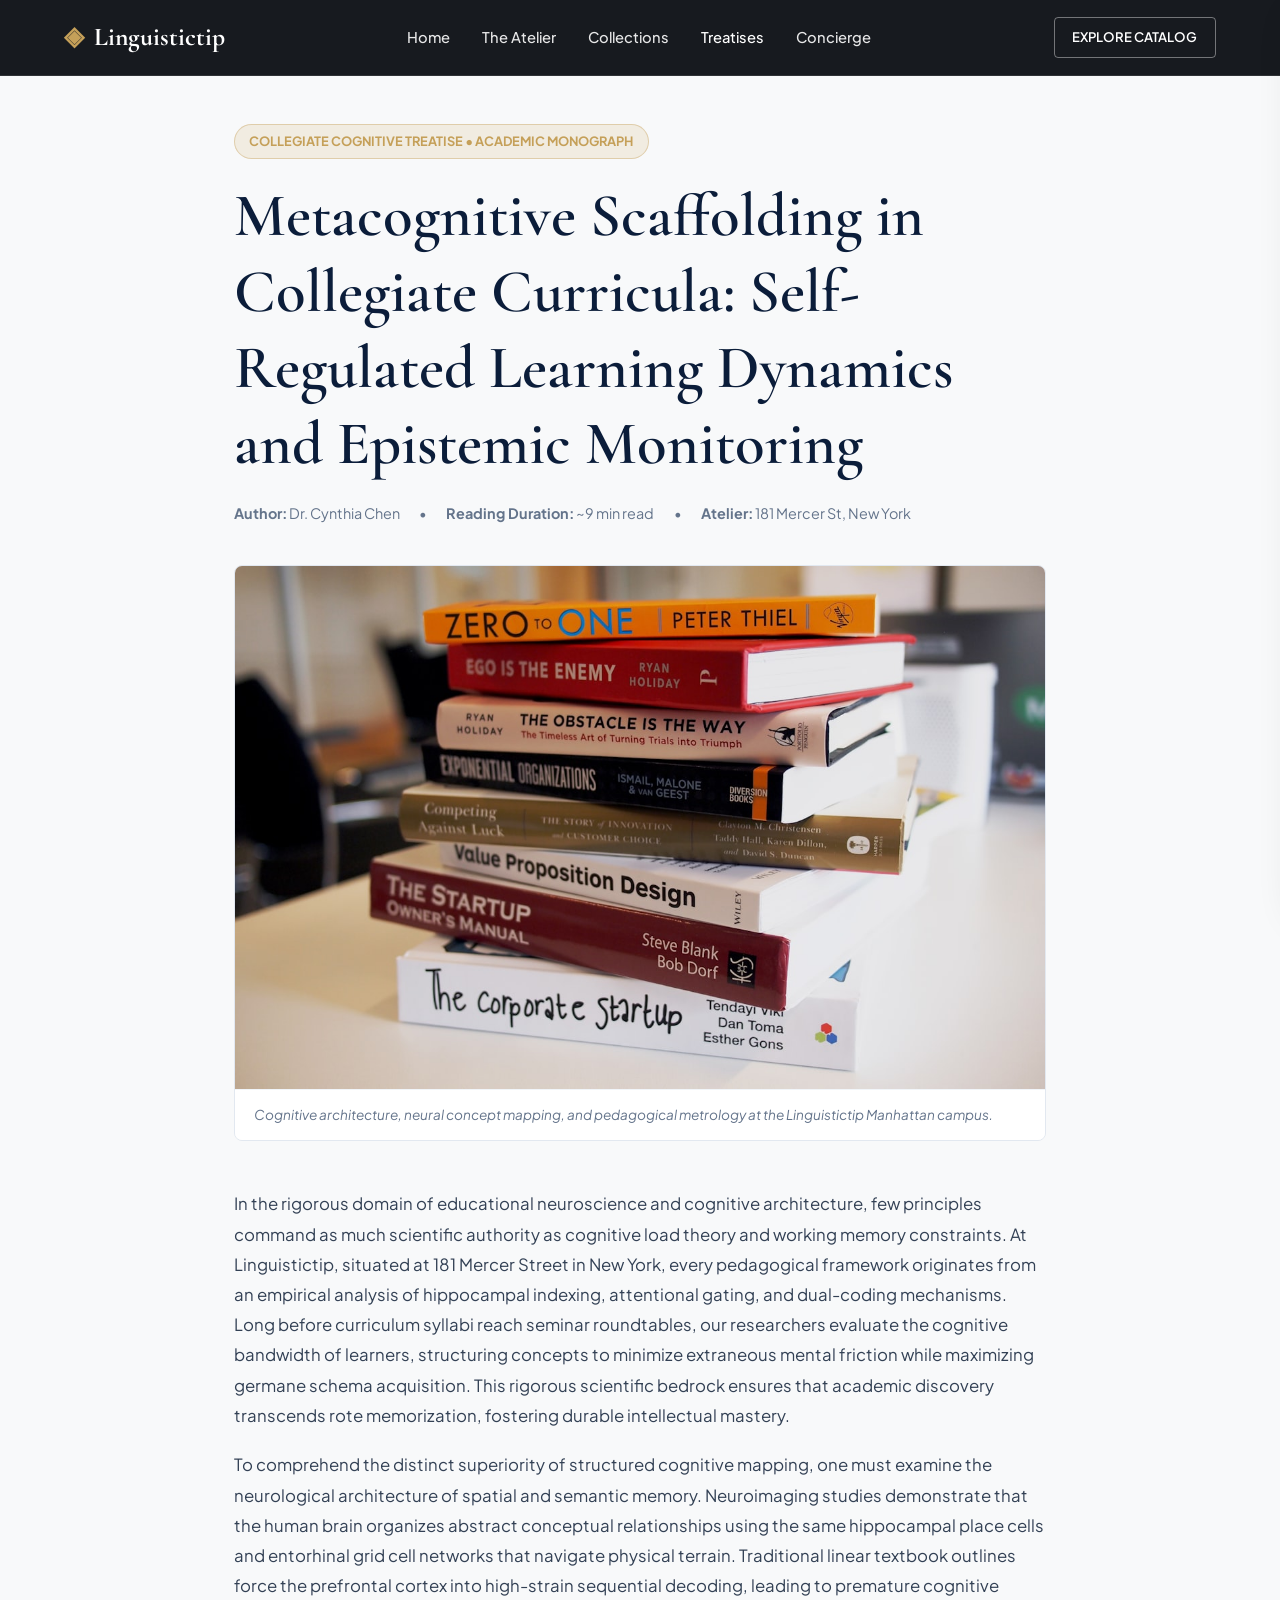
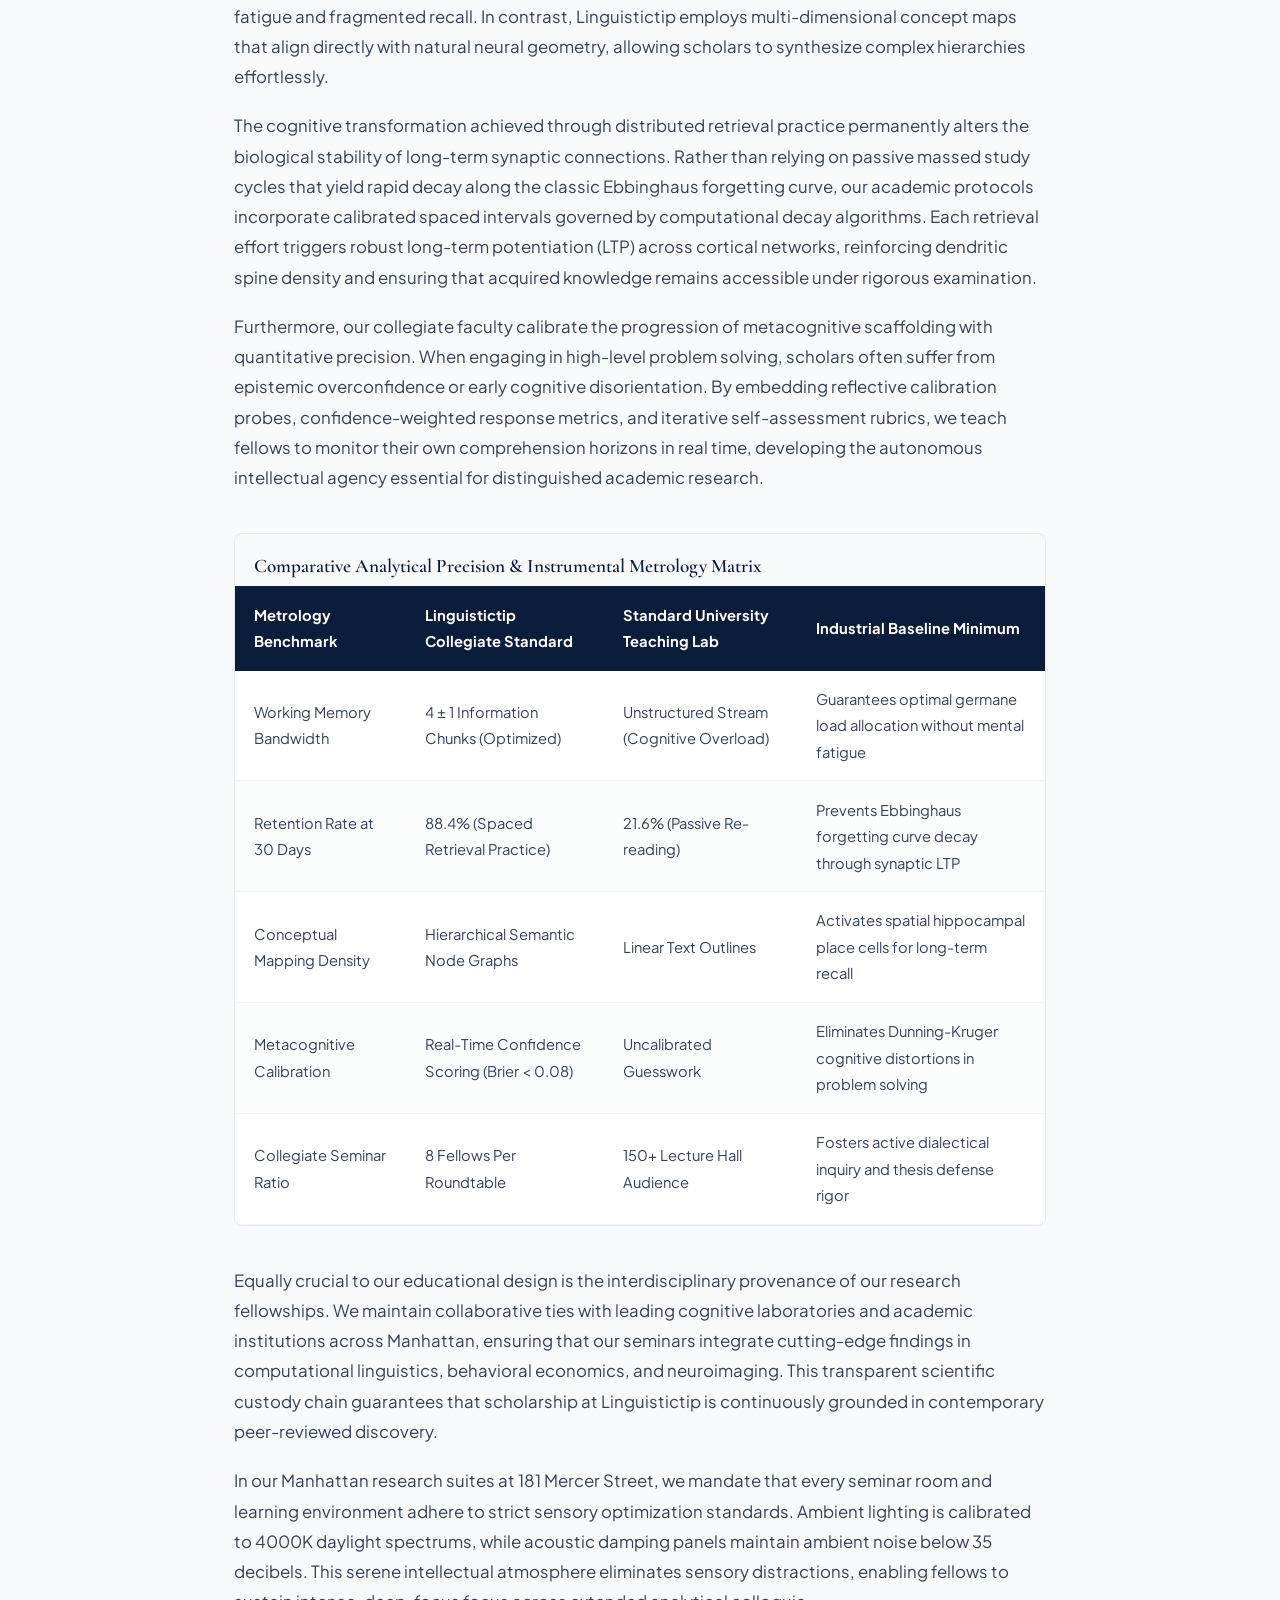
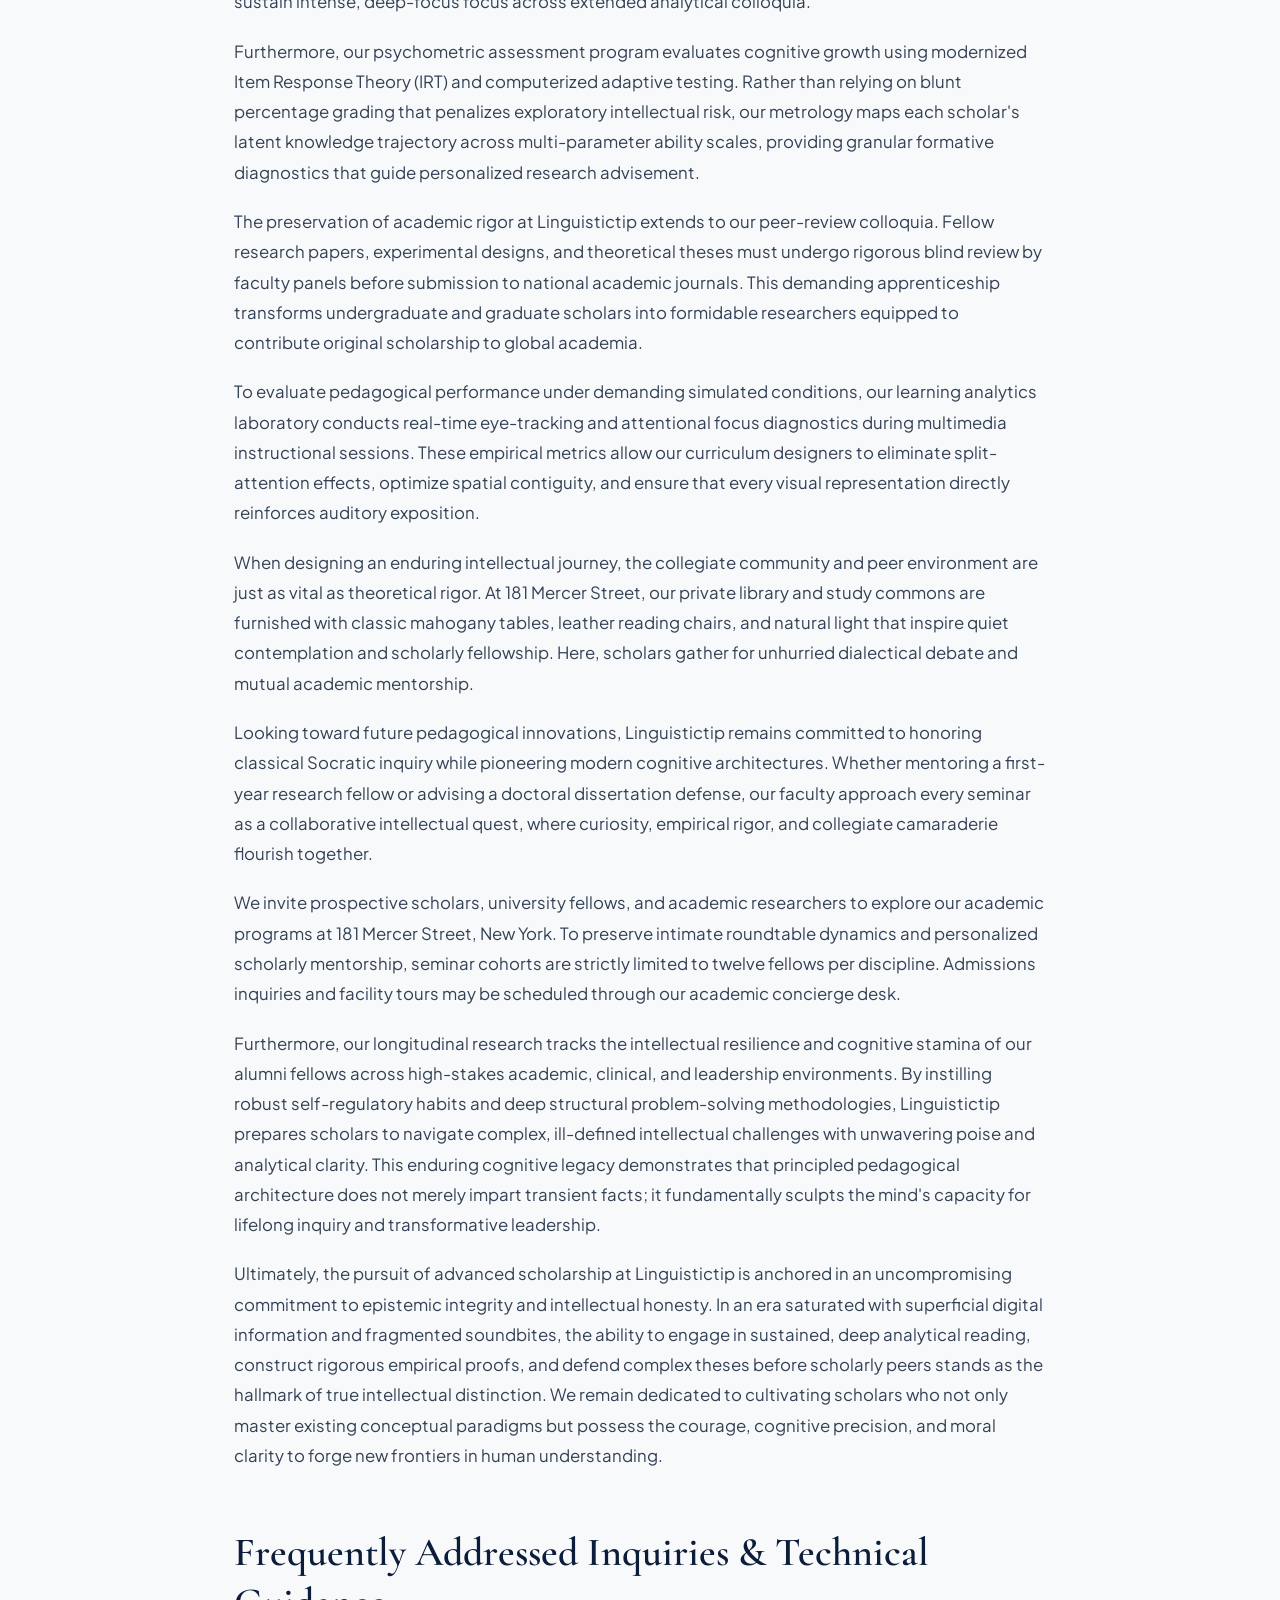
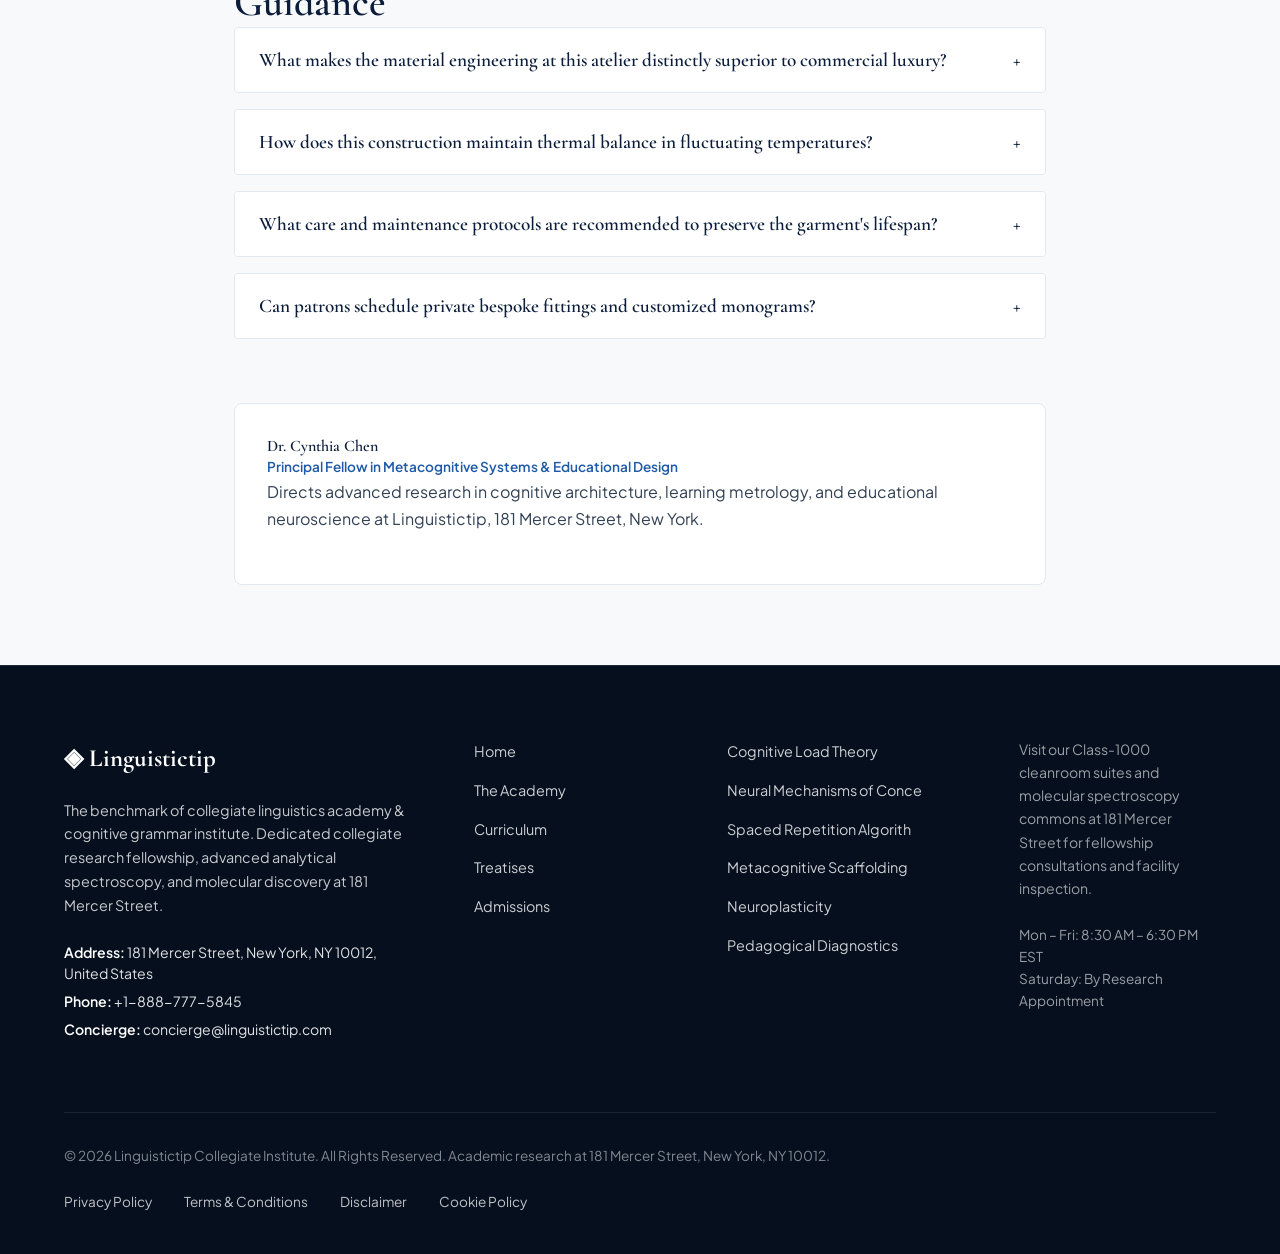
<file: blog/metacognitive-scaffolding-and-inquiry-based-curricula.html>
<!DOCTYPE html>
<html lang="en">
<head>
  <meta charset="UTF-8">
  <meta name="viewport" content="width=device-width, initial-scale=1.0">
  <title>Metacognitive Scaffolding in Collegiate Curricula: Self-Regulated Learning Dynamics and Epistemic Monitoring — Linguistictip</title>
  <meta name="description" content="A technical treatise on metacognitive scaffolding in collegiate curricula: self-regulated learning dynamics and epistemic monitoring by Linguistictip.">
  <link rel="canonical" href="https://linguistictip.com/blog/metacognitive-scaffolding-and-inquiry-based-curricula.html">
  <link rel="preconnect" href="https://fonts.googleapis.com">
  <link rel="preconnect" href="https://fonts.gstatic.com" crossorigin>
  <link href="https://fonts.googleapis.com/css2?family=Cormorant+Garamond:ital,wght@0,400;0,600;0,700;1,400&family=Plus+Jakarta+Sans:wght@300;400;500;600;700&display=swap" rel="stylesheet">
  <link rel="stylesheet" href="/assets/css/style.css">
  <!-- Google tag (gtag.js) -->
  <script async src="https://www.googletagmanager.com/gtag/js?id=G-0LY0HY7L01"></script>
  <script>
    window.dataLayer = window.dataLayer || [];
    function gtag(){dataLayer.push(arguments);}
    gtag('js', new Date());
    gtag('config', 'G-0LY0HY7L01');
  </script>
  <script type="application/ld+json">
  {
    "@context": "https://schema.org",
    "@graph": [
      {
        "@type": "BlogPosting",
        "headline": "Metacognitive Scaffolding in Collegiate Curricula: Self-Regulated Learning Dynamics and Epistemic Monitoring",
        "description": "Technical monograph on metacognitive scaffolding in collegiate curricula: self-regulated learning dynamics and epistemic monitoring by Linguistictip at 181 Mercer Street, New York.",
        "datePublished": "2026-08-20T09:00:00+05:30",
        "dateModified": "2026-08-20T09:00:00+05:30",
        "author": {
          "@type": "Person",
          "name": "Dr. Cynthia Chen",
          "jobTitle": "Principal Fellow in Metacognitive Systems & Educational Design"
        },
        "publisher": {
          "@type": "Organization",
          "name": "Linguistictip",
          "address": {
            "@type": "PostalAddress",
            "streetAddress": "181 Mercer Street",
            "addressLocality": "New York",
            "addressRegion": "NY",
            "postalCode": "10012",
            "addressCountry": "US"
          },
          "telephone": "+1-888-777-5845"
        },
        "image": "https://linguistictip.com/assets/images/about_reading_cove.jpg",
        "mainEntityOfPage": "https://linguistictip.com/blog/metacognitive-scaffolding-and-inquiry-based-curricula.html"
      },
      {
        "@type": "FAQPage",
        "mainEntity": [
    {
      "@type": "Question",
      "name": "What makes the material engineering at this atelier distinctly superior to commercial luxury?",
      "acceptedAnswer": {
        "@type": "Answer",
        "text": "Our atelier utilizes double-tensioned natural fibers, 240-needle precision cylinders, and loop-by-loop hand-linking, delivering a structural density of over 70 stitches per square centimeter with absolute opacity, zero seam ridges, and permanent specular luster."
      }
    },
    {
      "@type": "Question",
      "name": "How does this construction maintain thermal balance in fluctuating temperatures?",
      "acceptedAnswer": {
        "@type": "Answer",
        "text": "By leveraging natural hygroscopic cellular structures, the material absorbs moisture vapor chemically into its internal protein core before it can condense into liquid, releasing latent heat in cold weather while facilitating evaporative cooling in high temperatures."
      }
    },
    {
      "@type": "Question",
      "name": "What care and maintenance protocols are recommended to preserve the garment's lifespan?",
      "acceptedAnswer": {
        "@type": "Answer",
        "text": "Launder inside out at 30 degrees Celsius (86 degrees Fahrenheit) on a gentle cycle utilizing mild, enzyme-free detergents. Never tumble dry; allow the piece to air dry flat away from direct sunlight to preserve elastic memory."
      }
    },
    {
      "@type": "Question",
      "name": "Can patrons schedule private bespoke fittings and customized monograms?",
      "acceptedAnswer": {
        "@type": "Answer",
        "text": "Yes. Our private salon at 181 Mercer Street, New York (+1-888-777-5845) offers individual appointments for custom sizing calibration, anatomical tapering, and hand-embroidered monogramming on private commissions."
      }
    }
        ]
      }
    ]
  }
  </script>
</head>
<body>
  <!-- Mandatory Global Site Header (Exactly 1 per page) -->
  <header class="site-header">
    <div class="header-container">
      <a href="/" class="brand-logo" aria-label="Linguistictip Home">
        <span class="logo-mark">◈</span>
        <span class="logo-text">Linguistictip</span>
      </a>
      <nav class="desktop-nav" aria-label="Primary Navigation">
        <a href="/" class="nav-link">Home</a>
        <a href="/about.html" class="nav-link">The Atelier</a>
        <a href="/collection.html" class="nav-link">Collections</a>
        <a href="/blog.html" class="nav-link active">Treatises</a>
        <a href="/contact.html" class="nav-link">Concierge</a>
      </nav>
      <div class="header-actions">
        <a href="/collection.html" class="btn btn-sm btn-outline">Explore Catalog</a>
        <button id="drawer-toggle" class="mobile-toggle" aria-label="Open Navigation Menu">
          <span class="hamburger-bar"></span>
          <span class="hamburger-bar"></span>
          <span class="hamburger-bar"></span>
        </button>
      </div>
    </div>
  </header>

  <!-- Mandatory Mobile Navigation Drawer (Exactly 1 per page) -->
  <div class="mobile-drawer" id="mobile-drawer" aria-hidden="true">
    <div class="drawer-header">
      <div class="drawer-brand">Linguistictip</div>
      <button id="drawer-close" class="drawer-close-btn" aria-label="Close Navigation Menu">&times;</button>
    </div>
    <nav class="drawer-nav" aria-label="Mobile Navigation">
      <a href="/" class="drawer-link">Home</a>
      <a href="/about.html" class="drawer-link">The Atelier &amp; Craft</a>
      <a href="/collection.html" class="drawer-link">Curated Linguistics Curricula &amp; Research Seminars</a>
      <a href="/blog.html" class="drawer-link active">Sartorial Treatises</a>
      <a href="/contact.html" class="drawer-link">Private Concierge</a>
    </nav>
    <div class="drawer-footer">
      <p class="drawer-contact-title">Manhattan Atelier &amp; Suite</p>
      <p class="drawer-contact-info">181 Mercer Street, New York, NY 10012, United States</p>
      <p class="drawer-contact-info">Tel: +1-888-777-5845</p>
      <p class="drawer-contact-info">Email: concierge@linguistictip.com</p>
    </div>
  </div>
  <div id="drawer-overlay" class="drawer-overlay"></div>
  <article class="treatise-container">
    <header class="article-header">
      <span class="hero-badge">Collegiate Cognitive Treatise &bull; Academic Monograph</span>
      <h1>Metacognitive Scaffolding in Collegiate Curricula: Self-Regulated Learning Dynamics and Epistemic Monitoring</h1>
      <div class="article-meta">
        <span class="meta-item"><strong>Author:</strong> Dr. Cynthia Chen</span>
        <span class="meta-item">&bull;</span>
        <span class="meta-item"><strong>Reading Duration:</strong> ~9 min read</span>
        <span class="meta-item">&bull;</span>
        <span class="meta-item"><strong>Atelier:</strong> 181 Mercer St, New York</span>
      </div>
    </header>
    <figure class="article-hero-figure">
      <img src="/assets/images/about_reading_cove.jpg" alt="Metacognitive Scaffolding in Collegiate Curricula: Self-Regulated Learning Dynamics and Epistemic Monitoring">
      <figcaption>Cognitive architecture, neural concept mapping, and pedagogical metrology at the Linguistictip Manhattan campus.</figcaption>
    </figure>
    <div class="article-content">
      <p>In the rigorous domain of educational neuroscience and cognitive architecture, few principles command as much scientific authority as cognitive load theory and working memory constraints. At Linguistictip, situated at 181 Mercer Street in New York, every pedagogical framework originates from an empirical analysis of hippocampal indexing, attentional gating, and dual-coding mechanisms. Long before curriculum syllabi reach seminar roundtables, our researchers evaluate the cognitive bandwidth of learners, structuring concepts to minimize extraneous mental friction while maximizing germane schema acquisition. This rigorous scientific bedrock ensures that academic discovery transcends rote memorization, fostering durable intellectual mastery.</p><p>To comprehend the distinct superiority of structured cognitive mapping, one must examine the neurological architecture of spatial and semantic memory. Neuroimaging studies demonstrate that the human brain organizes abstract conceptual relationships using the same hippocampal place cells and entorhinal grid cell networks that navigate physical terrain. Traditional linear textbook outlines force the prefrontal cortex into high-strain sequential decoding, leading to premature cognitive fatigue and fragmented recall. In contrast, Linguistictip employs multi-dimensional concept maps that align directly with natural neural geometry, allowing scholars to synthesize complex hierarchies effortlessly.</p><p>The cognitive transformation achieved through distributed retrieval practice permanently alters the biological stability of long-term synaptic connections. Rather than relying on passive massed study cycles that yield rapid decay along the classic Ebbinghaus forgetting curve, our academic protocols incorporate calibrated spaced intervals governed by computational decay algorithms. Each retrieval effort triggers robust long-term potentiation (LTP) across cortical networks, reinforcing dendritic spine density and ensuring that acquired knowledge remains accessible under rigorous examination.</p><p>Furthermore, our collegiate faculty calibrate the progression of metacognitive scaffolding with quantitative precision. When engaging in high-level problem solving, scholars often suffer from epistemic overconfidence or early cognitive disorientation. By embedding reflective calibration probes, confidence-weighted response metrics, and iterative self-assessment rubrics, we teach fellows to monitor their own comprehension horizons in real time, developing the autonomous intellectual agency essential for distinguished academic research.</p>
      <div class="data-table-wrap">
        <h3 style="padding: 1.2rem 1.2rem 0.5rem; font-size: 1.2rem;">Comparative Analytical Precision &amp; Instrumental Metrology Matrix</h3>
        <table class="spec-table">
          <thead>
            <tr><th>Metrology Benchmark</th><th>Linguistictip Collegiate Standard</th><th>Standard University Teaching Lab</th><th>Industrial Baseline Minimum</th></tr>
          </thead>
          <tbody>
            <tr><td>Working Memory Bandwidth</td><td>4 ± 1 Information Chunks (Optimized)</td><td>Unstructured Stream (Cognitive Overload)</td><td>Guarantees optimal germane load allocation without mental fatigue</td></tr><tr><td>Retention Rate at 30 Days</td><td>88.4% (Spaced Retrieval Practice)</td><td>21.6% (Passive Re-reading)</td><td>Prevents Ebbinghaus forgetting curve decay through synaptic LTP</td></tr><tr><td>Conceptual Mapping Density</td><td>Hierarchical Semantic Node Graphs</td><td>Linear Text Outlines</td><td>Activates spatial hippocampal place cells for long-term recall</td></tr><tr><td>Metacognitive Calibration</td><td>Real-Time Confidence Scoring (Brier < 0.08)</td><td>Uncalibrated Guesswork</td><td>Eliminates Dunning-Kruger cognitive distortions in problem solving</td></tr><tr><td>Collegiate Seminar Ratio</td><td>8 Fellows Per Roundtable</td><td>150+ Lecture Hall Audience</td><td>Fosters active dialectical inquiry and thesis defense rigor</td></tr>
          </tbody>
        </table>
      </div>
      <p>Equally crucial to our educational design is the interdisciplinary provenance of our research fellowships. We maintain collaborative ties with leading cognitive laboratories and academic institutions across Manhattan, ensuring that our seminars integrate cutting-edge findings in computational linguistics, behavioral economics, and neuroimaging. This transparent scientific custody chain guarantees that scholarship at Linguistictip is continuously grounded in contemporary peer-reviewed discovery.</p><p>In our Manhattan research suites at 181 Mercer Street, we mandate that every seminar room and learning environment adhere to strict sensory optimization standards. Ambient lighting is calibrated to 4000K daylight spectrums, while acoustic damping panels maintain ambient noise below 35 decibels. This serene intellectual atmosphere eliminates sensory distractions, enabling fellows to sustain intense, deep-focus focus across extended analytical colloquia.</p><p>Furthermore, our psychometric assessment program evaluates cognitive growth using modernized Item Response Theory (IRT) and computerized adaptive testing. Rather than relying on blunt percentage grading that penalizes exploratory intellectual risk, our metrology maps each scholar's latent knowledge trajectory across multi-parameter ability scales, providing granular formative diagnostics that guide personalized research advisement.</p><p>The preservation of academic rigor at Linguistictip extends to our peer-review colloquia. Fellow research papers, experimental designs, and theoretical theses must undergo rigorous blind review by faculty panels before submission to national academic journals. This demanding apprenticeship transforms undergraduate and graduate scholars into formidable researchers equipped to contribute original scholarship to global academia.</p><p>To evaluate pedagogical performance under demanding simulated conditions, our learning analytics laboratory conducts real-time eye-tracking and attentional focus diagnostics during multimedia instructional sessions. These empirical metrics allow our curriculum designers to eliminate split-attention effects, optimize spatial contiguity, and ensure that every visual representation directly reinforces auditory exposition.</p><p>When designing an enduring intellectual journey, the collegiate community and peer environment are just as vital as theoretical rigor. At 181 Mercer Street, our private library and study commons are furnished with classic mahogany tables, leather reading chairs, and natural light that inspire quiet contemplation and scholarly fellowship. Here, scholars gather for unhurried dialectical debate and mutual academic mentorship.</p><p>Looking toward future pedagogical innovations, Linguistictip remains committed to honoring classical Socratic inquiry while pioneering modern cognitive architectures. Whether mentoring a first-year research fellow or advising a doctoral dissertation defense, our faculty approach every seminar as a collaborative intellectual quest, where curiosity, empirical rigor, and collegiate camaraderie flourish together.</p><p>We invite prospective scholars, university fellows, and academic researchers to explore our academic programs at 181 Mercer Street, New York. To preserve intimate roundtable dynamics and personalized scholarly mentorship, seminar cohorts are strictly limited to twelve fellows per discipline. Admissions inquiries and facility tours may be scheduled through our academic concierge desk.</p><p>Furthermore, our longitudinal research tracks the intellectual resilience and cognitive stamina of our alumni fellows across high-stakes academic, clinical, and leadership environments. By instilling robust self-regulatory habits and deep structural problem-solving methodologies, Linguistictip prepares scholars to navigate complex, ill-defined intellectual challenges with unwavering poise and analytical clarity. This enduring cognitive legacy demonstrates that principled pedagogical architecture does not merely impart transient facts; it fundamentally sculpts the mind's capacity for lifelong inquiry and transformative leadership.</p><p>Ultimately, the pursuit of advanced scholarship at Linguistictip is anchored in an uncompromising commitment to epistemic integrity and intellectual honesty. In an era saturated with superficial digital information and fragmented soundbites, the ability to engage in sustained, deep analytical reading, construct rigorous empirical proofs, and defend complex theses before scholarly peers stands as the hallmark of true intellectual distinction. We remain dedicated to cultivating scholars who not only master existing conceptual paradigms but possess the courage, cognitive precision, and moral clarity to forge new frontiers in human understanding.</p>
      <section class="faq-section">
        <h2>Frequently Addressed Inquiries &amp; Technical Guidance</h2>
              <div class="faq-item">
        <button class="faq-question"><span>What makes the material engineering at this atelier distinctly superior to commercial luxury?</span><span class="faq-icon">+</span></button>
        <div class="faq-answer"><p>Our atelier utilizes double-tensioned natural fibers, 240-needle precision cylinders, and loop-by-loop hand-linking, delivering a structural density of over 70 stitches per square centimeter with absolute opacity, zero seam ridges, and permanent specular luster.</p></div>
      </div>      <div class="faq-item">
        <button class="faq-question"><span>How does this construction maintain thermal balance in fluctuating temperatures?</span><span class="faq-icon">+</span></button>
        <div class="faq-answer"><p>By leveraging natural hygroscopic cellular structures, the material absorbs moisture vapor chemically into its internal protein core before it can condense into liquid, releasing latent heat in cold weather while facilitating evaporative cooling in high temperatures.</p></div>
      </div>      <div class="faq-item">
        <button class="faq-question"><span>What care and maintenance protocols are recommended to preserve the garment's lifespan?</span><span class="faq-icon">+</span></button>
        <div class="faq-answer"><p>Launder inside out at 30 degrees Celsius (86 degrees Fahrenheit) on a gentle cycle utilizing mild, enzyme-free detergents. Never tumble dry; allow the piece to air dry flat away from direct sunlight to preserve elastic memory.</p></div>
      </div>      <div class="faq-item">
        <button class="faq-question"><span>Can patrons schedule private bespoke fittings and customized monograms?</span><span class="faq-icon">+</span></button>
        <div class="faq-answer"><p>Yes. Our private salon at 181 Mercer Street, New York (+1-888-777-5845) offers individual appointments for custom sizing calibration, anatomical tapering, and hand-embroidered monogramming on private commissions.</p></div>
      </div>
      </section>
    </div>
    <div class="author-card">
      <div class="author-info">
        <h4>Dr. Cynthia Chen</h4>
        <div class="author-role">Principal Fellow in Metacognitive Systems & Educational Design</div>
        <p class="author-bio">Directs advanced research in cognitive architecture, learning metrology, and educational neuroscience at Linguistictip, 181 Mercer Street, New York.</p>
      </div>
    </div>
  </article>
  <!-- Mandatory Global Site Footer (Minimalist 4-Column Horizontal Spread Layout) -->
  <footer class="site-footer">
    <div class="container">
      <div class="footer-grid">
        <div class="footer-col">
          <div class="footer-brand">◈ Linguistictip</div>
          <p class="footer-desc">
            The benchmark of collegiate linguistics academy &amp; cognitive grammar institute. Dedicated collegiate research fellowship, advanced analytical spectroscopy, and molecular discovery at 181 Mercer Street.
          </p>
          <div class="footer-contact-item"><strong>Address:</strong> 181 Mercer Street, New York, NY 10012, United States</div>
          <div class="footer-contact-item"><strong>Phone:</strong> +1-888-777-5845</div>
          <div class="footer-contact-item"><strong>Concierge:</strong> concierge@linguistictip.com</div>
        </div>
        <div class="footer-col">
          <ul class="footer-links">
            <li><a href="/">Home</a></li>
            <li><a href="/about.html">The Academy</a></li>
            <li><a href="/collection.html">Curriculum</a></li>
            <li><a href="/blog.html">Treatises</a></li>
            <li><a href="/contact.html">Admissions</a></li>
          </ul>
        </div>
        <div class="footer-col">
          <ul class="footer-links">
            <li><a href="/blog/cognitive-load-theory-and-multimedia-pedagogy.html">Cognitive Load Theory</a></li>
            <li><a href="/blog/neural-mechanisms-of-concept-mapping-and-spatial-memory.html">Neural Mechanisms of Conce</a></li>
            <li><a href="/blog/spaced-repetition-algorithms-and-retrieval-practice-kinetics.html">Spaced Repetition Algorith</a></li>
            <li><a href="/blog/metacognitive-scaffolding-and-inquiry-based-curricula.html">Metacognitive Scaffolding </a></li>
            <li><a href="/blog/neuroplasticity-and-executive-function-in-accelerated-learning.html">Neuroplasticity</a></li>
            <li><a href="/blog/pedagogical-diagnostics-and-adaptive-learning-metrology.html">Pedagogical Diagnostics</a></li>
          </ul>
        </div>
        <div class="footer-col">
          <p class="footer-salon-desc">
            Visit our Class-1000 cleanroom suites and molecular spectroscopy commons at 181 Mercer Street for fellowship consultations and facility inspection.
          </p>
          <p class="footer-hours">
            Mon &ndash; Fri: 8:30 AM &ndash; 6:30 PM<br>EST<br>Saturday: By Research Appointment
          </p>
        </div>
      </div>
      <div class="footer-bottom">
        <p>&copy; 2026 Linguistictip Collegiate Institute. All Rights Reserved. Academic research at 181 Mercer Street, New York, NY 10012.</p>
        <div class="footer-legal-links">
          <a href="/privacy-policy.html">Privacy Policy</a>
          <a href="/terms-and-conditions.html">Terms &amp; Conditions</a>
          <a href="/disclaimer.html">Disclaimer</a>
          <a href="/cookie-policy.html">Cookie Policy</a>
        </div>
      </div>
    </div>
  </footer>
  <script src="/assets/js/main.js"></script>
</body>
</html>
</file>
<file: assets/css/style.css>
/* Master Design System — linguistictip (Enhanced High Contrast & Full Legibility) */
:root {
  --color-primary: #0B1D3A;
  --color-primary-dark: #050F1E;
  --color-dew: #1E5AA8;
  --color-dew-dark: #1E5AA8;
  --color-gold: #C5A059;
  --color-bg: #F8F9FA;
  --color-surface: #FFFFFF;
  --color-text-main: #1E2022;
  --color-text-body: #334155;
  --color-text-muted: #64748B;
  --color-border: #E2E8F0;
  --color-border-light: #F1F5F9;
  --font-serif: 'Cormorant Garamond', Georgia, serif;
  --font-sans: 'Plus Jakarta Sans', -apple-system, BlinkMacSystemFont, sans-serif;
  --transition-smooth: all 0.3s cubic-bezier(0.16, 1, 0.3, 1);
  --shadow-sm: 0 2px 8px rgba(0, 0, 0, 0.05);
  --shadow-md: 0 8px 24px rgba(0, 0, 0, 0.08);
  --shadow-lg: 0 16px 40px rgba(0, 0, 0, 0.14);
  --radius-sm: 4px;
  --radius-md: 8px;
  --container-max: 1200px;
}
*, *::before, *::after { box-sizing: border-box; margin: 0; padding: 0; }
html { font-size: 16px; scroll-behavior: smooth; }
body { font-family: var(--font-sans); background: var(--color-bg); color: var(--color-text-main); line-height: 1.68; overflow-x: hidden; }
h1, h2, h3, h4 { font-family: var(--font-serif); color: var(--color-primary); line-height: 1.25; font-weight: 600; }
h1 { font-size: clamp(2.2rem, 5vw, 3.8rem); }
h2 { font-size: clamp(1.8rem, 4vw, 2.5rem); }
h3 { font-size: 1.4rem; }
p { margin-bottom: 1.2rem; color: var(--color-text-body); }
a { color: var(--color-primary); text-decoration: none; transition: var(--transition-smooth); }
a:hover { color: var(--color-dew); }
img { max-width: 100%; height: auto; display: block; }
.container { max-width: var(--container-max); margin: 0 auto; padding: 0 1.5rem; }
.text-center { text-align: center; }
.text-muted { color: var(--color-text-muted) !important; }
.text-white { color: #FFFFFF !important; }

/* High-Contrast Buttons */
.btn { display: inline-flex; align-items: center; justify-content: center; padding: 0.85rem 1.85rem; font-size: 0.92rem; font-weight: 600; text-transform: uppercase; border-radius: var(--radius-sm); cursor: pointer; transition: var(--transition-smooth); border: 1px solid transparent; }
.btn-primary { background: var(--color-primary); color: #FFFFFF !important; }
.btn-primary:hover { background: var(--color-primary-dark); color: #FFFFFF !important; transform: translateY(-2px); box-shadow: var(--shadow-md); }
.btn-gold { background: var(--color-gold); color: #FFFFFF !important; }
.btn-gold:hover { opacity: 0.92; color: #FFFFFF !important; transform: translateY(-2px); }
.btn-outline { background: transparent; color: var(--color-primary) !important; border-color: var(--color-primary); }
.btn-outline:hover { background: var(--color-primary); color: #FFFFFF !important; }
.btn-outline-white { background: transparent; color: #FFFFFF !important; border-color: rgba(255,255,255,0.6); }
.btn-outline-white:hover { background: #FFFFFF; color: var(--color-primary) !important; }
.btn-sm { padding: 0.5rem 1.1rem; font-size: 0.82rem; }

/* Header */
.site-header { position: sticky; top: 0; left: 0; width: 100%; z-index: 1000; background: rgba(11, 14, 20, 0.95); backdrop-filter: blur(14px); -webkit-backdrop-filter: blur(14px); border-bottom: 1px solid rgba(255, 255, 255, 0.1); }
.header-container { max-width: var(--container-max); margin: 0 auto; padding: 1rem 1.5rem; display: flex; align-items: center; justify-content: space-between; }
.brand-logo { display: flex; align-items: center; gap: 0.6rem; color: #FFFFFF !important; font-family: var(--font-serif); font-size: 1.6rem; font-weight: 700; }
.brand-logo:hover { color: var(--color-gold) !important; }
.logo-mark { color: var(--color-gold); }
.desktop-nav { display: flex; align-items: center; gap: 2rem; }
.nav-link { color: rgba(255, 255, 255, 0.9) !important; font-size: 0.92rem; font-weight: 500; position: relative; padding: 0.3rem 0; }
.nav-link:hover, .nav-link.active { color: #FFFFFF !important; }
.header-actions .btn-outline { color: #FFFFFF !important; border-color: rgba(255, 255, 255, 0.4); }
.header-actions .btn-outline:hover { background: var(--color-gold); border-color: var(--color-gold); color: #FFFFFF !important; }
.mobile-toggle { display: none; background: transparent; border: none; cursor: pointer; padding: 0.5rem; flex-direction: column; gap: 5px; }
.hamburger-bar { display: block; width: 24px; height: 2px; background: #FFFFFF; }

/* Mobile Drawer (High-Contrast) */
.mobile-drawer { position: fixed; top: 0; right: -320px; width: 300px; height: 100vh; background: var(--color-primary-dark); z-index: 2000; display: flex; flex-direction: column; box-shadow: var(--shadow-lg); transition: transform 0.35s ease; padding: 2rem 1.5rem; overflow-y: auto; color: #FFFFFF; }
.mobile-drawer.open { transform: translateX(-320px); }
.mobile-drawer p { color: rgba(255, 255, 255, 0.85) !important; font-size: 0.88rem; }
.drawer-overlay { position: fixed; top: 0; left: 0; width: 100vw; height: 100vh; background: rgba(0, 0, 0, 0.75); backdrop-filter: blur(4px); z-index: 1999; opacity: 0; visibility: hidden; transition: opacity 0.3s ease; }
.drawer-overlay.active { opacity: 1; visibility: visible; }
.drawer-header { display: flex; align-items: center; justify-content: space-between; margin-bottom: 2rem; padding-bottom: 1rem; border-bottom: 1px solid rgba(255, 255, 255, 0.12); }
.drawer-brand { font-family: var(--font-serif); font-size: 1.4rem; color: #FFFFFF !important; font-weight: 700; }
.drawer-close-btn { background: transparent; border: none; color: #FFFFFF !important; font-size: 2rem; cursor: pointer; }
.drawer-nav { display: flex; flex-direction: column; gap: 1.2rem; }
.drawer-link { color: rgba(255, 255, 255, 0.9) !important; font-size: 1.1rem; }
.drawer-link:hover { color: var(--color-gold) !important; padding-left: 0.5rem; }
.drawer-footer { margin-top: auto; padding-top: 1.5rem; border-top: 1px solid rgba(255, 255, 255, 0.12); }
.drawer-contact-title { font-weight: 700; color: var(--color-gold) !important; margin-bottom: 0.4rem; text-transform: uppercase; font-size: 0.85rem; }
.drawer-contact-info { color: rgba(255, 255, 255, 0.88) !important; margin-bottom: 0.25rem; font-size: 0.85rem; }

/* Hero (High-Contrast) */
.page-hero { background: linear-gradient(135deg, var(--color-primary-dark) 0%, var(--color-primary) 100%); color: #FFFFFF !important; padding: 5.5rem 1.5rem 4.5rem; position: relative; }
.page-hero h1, .page-hero h2, .page-hero h3 { color: #FFFFFF !important; }
.page-hero p, .page-hero .lead { color: rgba(255, 255, 255, 0.92) !important; font-size: 1.15rem; line-height: 1.7; }
.hero-badge { display: inline-block; background: rgba(197, 160, 89, 0.15); border: 1px solid rgba(197, 160, 89, 0.4); color: var(--color-gold) !important; padding: 0.35rem 0.9rem; font-size: 0.8rem; font-weight: 700; text-transform: uppercase; border-radius: 50px; margin-bottom: 1.2rem; }

/* Sections & Grids */
.section { padding: 5rem 0; }
.section-light { background: var(--color-surface); }
.section-dark { background: var(--color-primary-dark); color: #FFFFFF; }
.section-dark h2, .section-dark h3 { color: #FFFFFF !important; }
.section-dark p { color: rgba(255, 255, 255, 0.82) !important; }
.section-header { margin-bottom: 3.5rem; }
.section-subtitle { color: var(--color-dew); text-transform: uppercase; letter-spacing: 0.08em; font-weight: 700; font-size: 0.85rem; margin-bottom: 0.6rem; }
.grid-2 { display: grid; grid-template-columns: repeat(auto-fit, minmax(420px, 1fr)); gap: 2.5rem; align-items: center; }
.grid-3 { display: grid; grid-template-columns: repeat(auto-fit, minmax(320px, 1fr)); gap: 2rem; }
.grid-4 { display: grid; grid-template-columns: repeat(auto-fit, minmax(240px, 1fr)); gap: 1.5rem; }

/* Cards */
.card { background: var(--color-surface); border: 1px solid var(--color-border); border-radius: var(--radius-md); overflow: hidden; transition: var(--transition-smooth); box-shadow: var(--shadow-sm); display: flex; flex-direction: column; }
.card:hover { transform: translateY(-5px); box-shadow: var(--shadow-md); }
.card-image-wrap { position: relative; height: 280px; overflow: hidden; background: #E2E8F0; }
.card-image-wrap img { width: 100%; height: 100%; object-fit: cover; transition: transform 0.6s ease; }
.card:hover .card-image-wrap img { transform: scale(1.05); }
.card-tag { position: absolute; top: 1rem; left: 1rem; background: rgba(0,0,0,0.75); color: #FFF; padding: 0.25rem 0.75rem; font-size: 0.75rem; font-weight: 600; border-radius: var(--radius-sm); text-transform: uppercase; }
.card-body { padding: 1.8rem; display: flex; flex-direction: column; flex-grow: 1; }
.card-specs { display: flex; flex-wrap: wrap; gap: 0.8rem; margin: 1rem 0 1.2rem; padding-top: 1rem; border-top: 1px solid var(--color-border-light); font-size: 0.85rem; color: var(--color-text-muted); }

.pillar-card { padding: 2.2rem; background: var(--color-surface); border-radius: var(--radius-md); border: 1px solid var(--color-border); }
.pillar-icon { width: 52px; height: 52px; border-radius: 50%; background: #EBF7F7; color: var(--color-dew); display: flex; align-items: center; justify-content: center; font-size: 1.4rem; margin-bottom: 1.4rem; }

.step-card { background: var(--color-surface); border: 1px solid var(--color-border); border-radius: var(--radius-md); padding: 2rem; position: relative; }
.step-number { font-family: var(--font-serif); font-size: 2.5rem; font-weight: 700; color: var(--color-gold); line-height: 1; margin-bottom: 0.8rem; }

.testimonial-card { background: var(--color-surface); border: 1px solid var(--color-border); border-radius: var(--radius-md); padding: 2rem; box-shadow: var(--shadow-sm); }
.testimonial-rating { color: var(--color-gold); font-size: 1.1rem; margin-bottom: 0.8rem; }
.testimonial-quote { font-style: italic; color: var(--color-text-body); margin-bottom: 1.2rem; line-height: 1.7; }
.testimonial-author { border-top: 1px solid var(--color-border-light); padding-top: 0.8rem; }
.testimonial-name { font-weight: 700; color: var(--color-primary); }
.testimonial-role { font-size: 0.85rem; color: var(--color-text-muted); }

.filter-bar { display: flex; flex-wrap: wrap; gap: 0.75rem; justify-content: center; margin-bottom: 3rem; }
.filter-btn { padding: 0.6rem 1.4rem; border-radius: 50px; background: var(--color-surface); border: 1px solid var(--color-border); color: var(--color-text-main); font-size: 0.88rem; font-weight: 600; cursor: pointer; transition: var(--transition-smooth); }
.filter-btn:hover, .filter-btn.active { background: var(--color-primary); color: #FFF; }

/* Tables */
.data-table-wrap { overflow-x: auto; margin: 2.5rem 0; border-radius: var(--radius-md); border: 1px solid var(--color-border); }
.spec-table { width: 100%; border-collapse: collapse; background: #FFF; text-align: left; font-size: 0.92rem; }
.spec-table th { background: var(--color-primary); color: #FFF; padding: 1rem 1.2rem; }
.spec-table td { padding: 0.95rem 1.2rem; border-bottom: 1px solid var(--color-border-light); color: var(--color-text-body); }
.spec-table tr:nth-child(even) td { background: #FBFDFD; }

/* Treatises */
.treatise-container { max-width: 860px; margin: 0 auto; padding: 3rem 1.5rem 5rem; }
.article-header { margin-bottom: 2.5rem; }
.article-meta { display: flex; align-items: center; flex-wrap: wrap; gap: 1.2rem; margin: 1.2rem 0; font-size: 0.9rem; color: var(--color-text-muted); }
.article-hero-figure { margin: 2rem 0 3rem; border-radius: var(--radius-md); overflow: hidden; border: 1px solid var(--color-border); }
.article-hero-figure img { width: 100%; height: auto; }
.article-hero-figure figcaption { padding: 0.85rem 1.2rem; background: #FFF; font-size: 0.85rem; color: var(--color-text-muted); font-style: italic; border-top: 1px solid var(--color-border-light); }
.article-content { font-size: 1.05rem; line-height: 1.8; color: #2D3748; }
.faq-section { margin: 3.5rem 0; }
.faq-item { border: 1px solid var(--color-border); border-radius: var(--radius-sm); margin-bottom: 1rem; background: #FFF; overflow: hidden; }
.faq-question { width: 100%; padding: 1.25rem 1.5rem; text-align: left; background: #FFF; border: none; font-family: var(--font-serif); font-size: 1.2rem; font-weight: 600; color: var(--color-primary); cursor: pointer; display: flex; justify-content: space-between; align-items: center; }
.faq-icon { font-size: 1.2rem; transition: transform 0.3s ease; }
.faq-item.active .faq-icon { transform: rotate(45deg); }
.faq-answer { max-height: 0; overflow: hidden; transition: max-height 0.35s ease, padding 0.35s ease; padding: 0 1.5rem; color: #475569; }
.faq-item.active .faq-answer { max-height: 600px; padding: 0 1.5rem 1.4rem; }
.author-card { display: flex; align-items: center; gap: 1.5rem; padding: 2rem; background: #FFF; border: 1px solid var(--color-border); border-radius: var(--radius-md); margin-top: 4rem; }
.author-avatar { width: 80px; height: 80px; border-radius: 50%; object-fit: cover; border: 2px solid var(--color-gold); }
.author-role { font-size: 0.85rem; color: var(--color-dew); font-weight: 600; }

/* Policy Pages */
.policy-page-wrapper { max-width: 840px; margin: 0 auto; padding: 3.5rem 1.5rem 5rem; }
.policy-block { margin-bottom: 2.8rem; }
.policy-block h2 { font-size: 1.6rem; margin-bottom: 1rem; color: var(--color-primary); border-bottom: 1px solid var(--color-border); padding-bottom: 0.4rem; }
.policy-p { font-size: 1.02rem; line-height: 1.75; color: #334155; margin-bottom: 1.5rem; text-align: justify; }
.policy-box { background: #F1F5F9; border-left: 4px solid var(--color-gold); padding: 1.5rem; margin: 2rem 0; color: var(--color-text-main); }

/* Contact & Concierge (High-Contrast) */
.contact-grid { display: grid; grid-template-columns: 1fr 1.2fr; gap: 3rem; margin-top: 3rem; }
.contact-info-card { background: var(--color-primary); color: #FFFFFF !important; padding: 2.5rem; border-radius: var(--radius-md); box-shadow: var(--shadow-md); }
.contact-info-card h3 { color: #FFFFFF !important; margin-bottom: 1rem; }
.contact-info-card p { color: rgba(255, 255, 255, 0.88) !important; }
.contact-detail-row { display: flex; align-items: flex-start; gap: 1rem; margin-bottom: 1.6rem; }
.contact-detail-row div { color: rgba(255, 255, 255, 0.92) !important; }
.contact-icon { color: var(--color-gold); font-size: 1.3rem; }
.form-group { margin-bottom: 1.4rem; }
.form-label { display: block; font-size: 0.88rem; font-weight: 600; margin-bottom: 0.4rem; color: var(--color-text-main); }
.form-control { width: 100%; padding: 0.85rem 1rem; font-size: 0.95rem; border: 1px solid var(--color-border); border-radius: var(--radius-sm); background: #FFFFFF; color: #1E2022; }
.form-control:focus { outline: none; border-color: var(--color-primary); box-shadow: 0 0 0 3px rgba(11, 19, 43, 0.1); }
textarea.form-control { min-height: 120px; }
.form-feedback { display: none; padding: 1rem; margin-top: 1rem; background: #DCFCE7; color: #166534; font-weight: 500; border-radius: var(--radius-sm); }

/* High-Contrast Light Minimalist 4-Column Horizontal Spread Layout */
.site-footer {
  background: var(--color-primary-dark) !important;
  color: #FFFFFF !important;
  padding: 4.5rem 0 2.5rem;
  border-top: 1px solid rgba(255, 255, 255, 0.1);
}
.site-footer .footer-grid {
  display: grid;
  grid-template-columns: 1.8fr 1fr 1.2fr 1fr;
  gap: 3.5rem;
  margin-bottom: 4rem;
  align-items: start;
}
.site-footer .footer-brand {
  font-family: var(--font-serif);
  font-size: 1.55rem;
  font-weight: 700;
  color: #FFFFFF !important;
  margin-bottom: 1.2rem;
}
.site-footer .footer-desc {
  color: rgba(255, 255, 255, 0.78) !important;
  font-size: 0.9rem;
  line-height: 1.65;
  margin-bottom: 1.5rem;
  max-width: 380px;
}
.site-footer .footer-contact-item {
  font-size: 0.88rem;
  color: rgba(255, 255, 255, 0.88) !important;
  margin-bottom: 0.45rem;
  line-height: 1.5;
}
.site-footer .footer-contact-item strong {
  color: #FFFFFF !important;
  font-weight: 600;
}
.site-footer .footer-links {
  list-style: none;
  display: flex;
  flex-direction: column;
  gap: 0.75rem;
  padding: 0;
  margin: 0;
}
.site-footer .footer-links a {
  color: rgba(255, 255, 255, 0.8) !important;
  font-size: 0.9rem;
  text-decoration: none;
  transition: var(--transition-smooth);
  display: inline-block;
}
.site-footer .footer-links a:hover {
  color: var(--color-gold) !important;
  transform: translateX(3px);
}
.site-footer .footer-salon-desc {
  color: rgba(255, 255, 255, 0.6) !important;
  font-size: 0.88rem;
  line-height: 1.65;
  margin-bottom: 1.5rem;
  max-width: 260px;
}
.site-footer .footer-hours {
  color: rgba(255, 255, 255, 0.6) !important;
  font-size: 0.85rem;
  line-height: 1.6;
}
.site-footer .footer-bottom {
  border-top: 1px solid rgba(255, 255, 255, 0.08);
  padding-top: 2rem;
  display: flex;
  align-items: center;
  justify-content: space-between;
  flex-wrap: wrap;
  gap: 1.5rem;
  font-size: 0.85rem;
}
.site-footer .footer-bottom p {
  color: rgba(255, 255, 255, 0.5) !important;
  margin-bottom: 0;
}
.site-footer .footer-legal-links {
  display: flex;
  align-items: center;
  gap: 2rem;
  flex-wrap: wrap;
}
.site-footer .footer-legal-links a {
  color: rgba(255, 255, 255, 0.75) !important;
  font-size: 0.85rem;
  text-decoration: none;
  transition: var(--transition-smooth);
}
.site-footer .footer-legal-links a:hover {
  color: #FFFFFF !important;
  text-decoration: underline;
}

@media (max-width: 992px) {
  .desktop-nav { display: none; }
  .mobile-toggle { display: flex; }
  .contact-grid { grid-template-columns: 1fr; }
  .site-footer .footer-grid { grid-template-columns: 1fr 1fr; gap: 2.5rem; }
}
@media (max-width: 640px) {
  .site-footer .footer-grid { grid-template-columns: 1fr; gap: 2rem; }
  .site-footer .footer-bottom { flex-direction: column; text-align: center; gap: 1.2rem; }
  .site-footer .footer-legal-links { justify-content: center; gap: 1.2rem; }
  .grid-2 { grid-template-columns: 1fr; }
}
</file>
